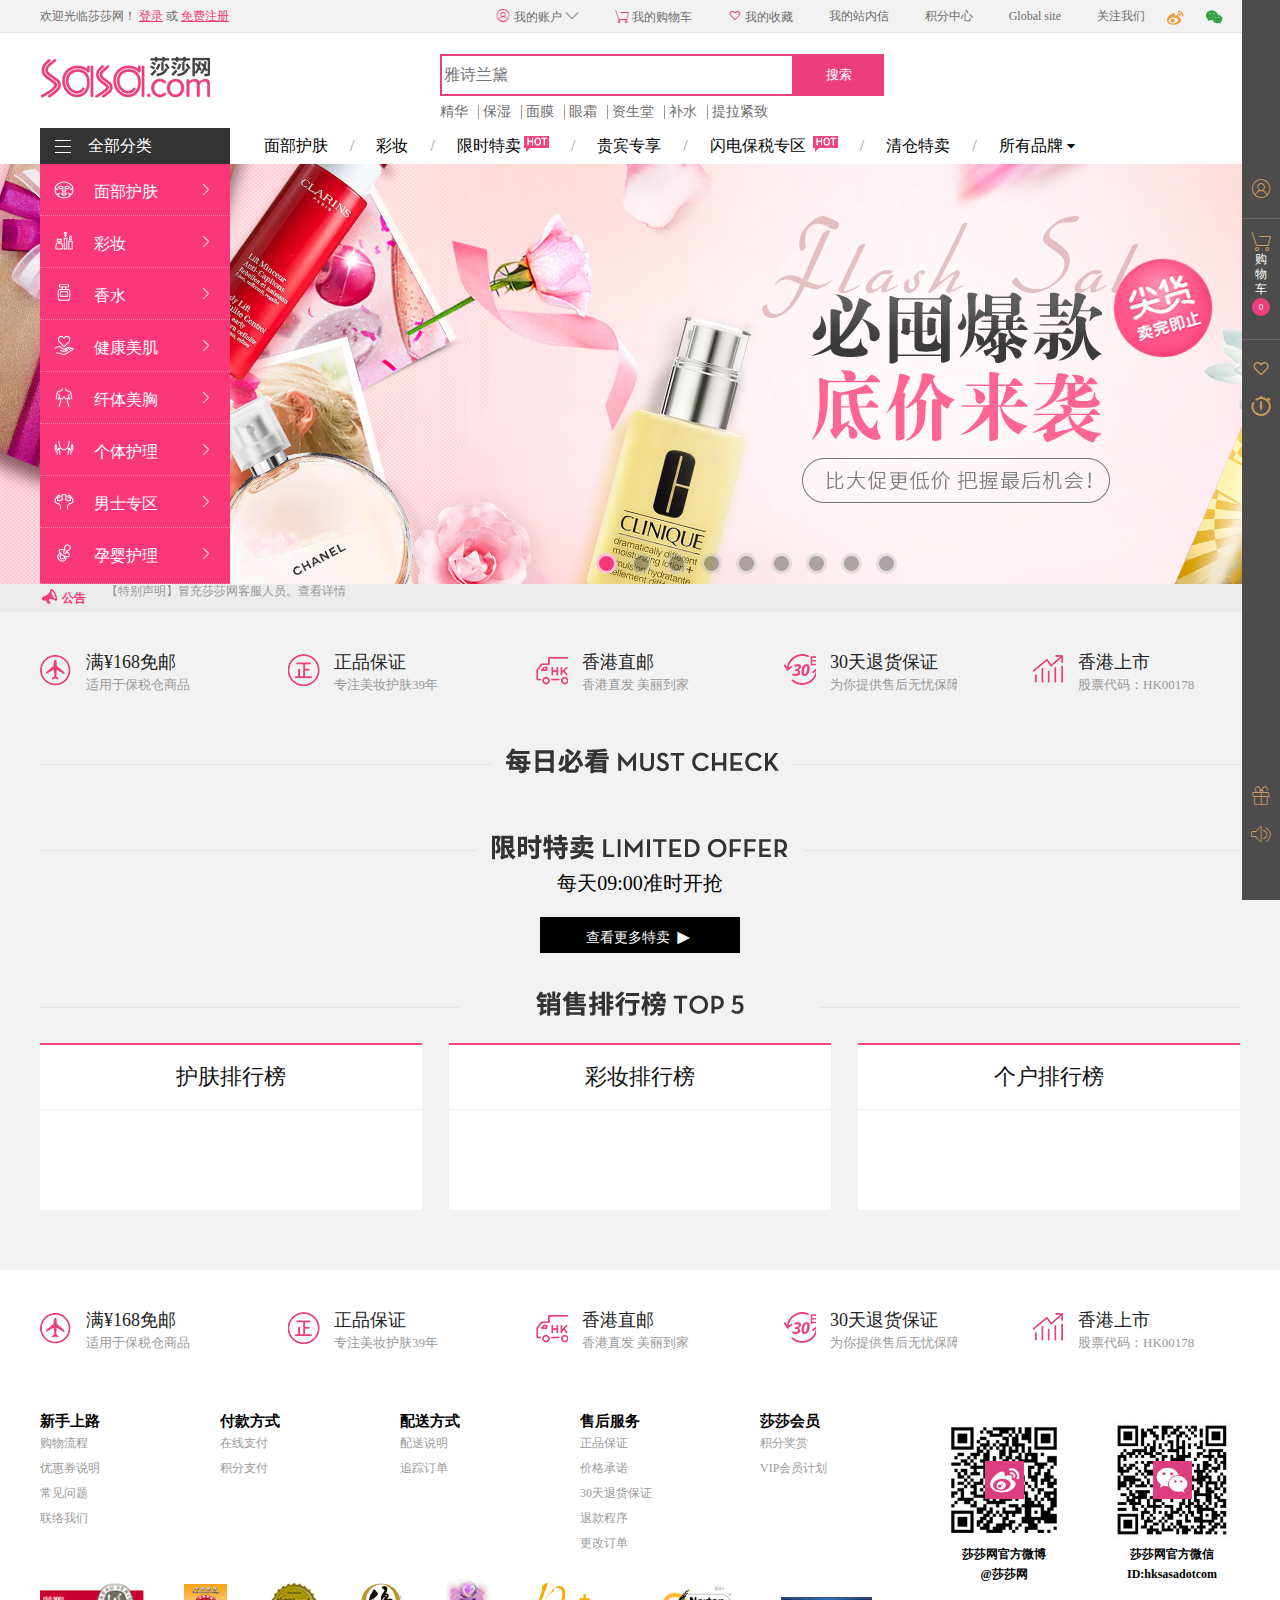
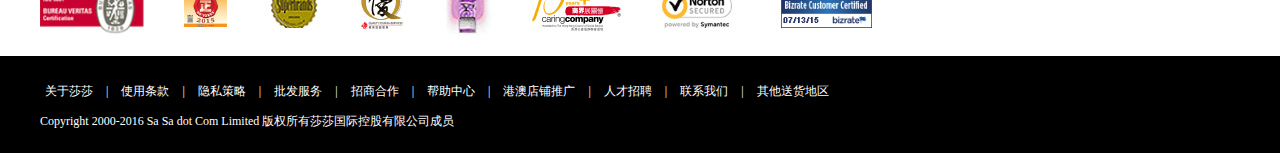
<file: index.html>
<!DOCTYPE html>
<html>
<head>
	<meta charset="UTF-8">
	<title>香港莎莎官网主页</title>
	
	<link rel="stylesheet" type="text/css" href="iconfont/iconfont.css"/>
	<link rel="stylesheet" type="text/css" href="style/common.css"/>
	<link rel="stylesheet" type="text/css" href="style/index.css"/>	
	<script src="js/jquery-1.11.3.js"></script>	
	<script src="js/index.js"></script>
	<script src="js/common.js"></script>
	<SCRIPT language=javascript> 
		window.onerror=function(){return true;} 
	</SCRIPT> 

</head>
<body>
	<!--引用头部-->
	<div id="index-Quote-header"></div>
	<!--main 内容-->
	<div id="index-content">
		<!--banner-->
		<div id="index-banner">
			<div class="index-banner">
				<ul class="banner-big clearfix">
					<li>
						<a href="">
							<img src="images/banner1.jpg" alt="" />
						</a>
					</li>
					<li>
						<a href="">
							<img src="images/banner2.jpg" alt="" />
						</a>
					</li>
					<li>
						<a href="">
							<img src="images/banner3.jpg" alt="" />
						</a>
					</li>
					<li>
						<a href="">
							<img src="images/banner4.jpg" alt="" />
						</a>
					</li>
					<li>
						<a href="">
							<img src="images/banner5.jpg" alt="" />
						</a>
					</li>
					<li>
						<a href="">
							<img src="images/banner6.jpg" alt="" />
						</a>
					</li>
					<li>
						<a href="">
							<img src="images/banner7.jpg" alt="" />
						</a>
					</li>
					<li>
						<a href="">
							<img src="images/banner8.jpg" alt="" />
						</a>
					</li>
					<li>
						<a href="">
							<img src="images/banner9.jpg" alt="" />
						</a>
					</li>
				</ul>
				<ul class="banner-smal">
					<li class="active"></li>
					<li></li>
					<li></li>
					<li></li>
					<li></li>
					<li></li>
					<li></li>
					<li></li>
					<li></li>
				</ul>
			</div>
		</div>
		<!--滚动new-->
		<div id="Roll-new">
			<div class="Roll-new">
				<div class="Roll-new-icon"></div>
			<div class="Roll-new-icon-world">公告</div>
			<div class="Roll-new-content">
					<ul class="content_ul">
						<li>【特别声明】冒充莎莎网客服人员。查看详情</li>
						<li>【郑州保税仓公告】点击查看详情</li>
						<li>【特别声明】冒充莎莎网客服人员。查看详情</li>
						<li>【物流提示公告】莎莎网年度盘点及复活节假期</li>
						<li>【特别声明】冒充莎莎网客服人员。查看详情</li>
						<li>【特别声明】冒充莎莎网客服人员。查看详情</li>
					</ul>
				</div>
			</div>
		</div>
		<!--sasa_promise-->
		<div id="footer-promise" class="index-promise clearfix">
			<div class="footer-promise">
				<div class="footer-promise-item_1">
					<div class="footer-promise-item-1">
						
					</div>
					<div class="footer-promise-item-2">
						<p class="footer-promise-item-2-p1">满¥168免邮
						</p>
						<p class="footer-promise-item-2-p2">适用于保税仓商品
						</p>
					</div>
				</div>
				
				<div class="footer-promise-item_2">
					<div class="footer-promise-item-1 ">
						
					</div>
					<div class="footer-promise-item-2">
						<p class="footer-promise-item-2-p1">正品保证
						</p>
						<p class="footer-promise-item-2-p2">专注美妆护肤39年
						</p>
					</div>
				</div>
				
				<div class="footer-promise-item_3">
					<div class="footer-promise-item-1">
						
					</div>
					<div class="footer-promise-item-2">
						<p class="footer-promise-item-2-p1">香港直邮
						</p>
						<p class="footer-promise-item-2-p2">香港直发 美丽到家
						</p>
					</div>
				</div>
				
				<div class="footer-promise-item_4">
					<div class="footer-promise-item-1">
						
					</div>
					<div class="footer-promise-item-2">
						<p class="footer-promise-item-2-p1">30天退货保证
						</p>
						<p class="footer-promise-item-2-p2">为你提供售后无忧保障
						</p>
					</div>
				</div>
				
				<div class="footer-promise-item_5">
					<div class="footer-promise-item-1">
						
					</div>
					<div class="footer-promise-item-2">
						<p class="footer-promise-item-2-p1">香港上市
						</p>
						<p class="footer-promise-item-2-p2">股票代码：HK00178
						</p>
					</div>
				</div>
			</div>
		</div>
		<!--每日必看-->
		<div id="Daily-must-see">
			<div class="Daily-must-see">
				<div class="Daily-must-see-head"></div>
				<div class="Daily-must-see-container">
					<!--json导入-->
				</div>
			</div>
		</div>
		<!--限时特卖-->
		<div id="Flash-Sale">
			<div class="Flash-Sale">
				<div class="Flash-Sale-head"></div>
				<div class="Flash-Sale-grab">
					每天09:00准时开抢	
				</div>
				<div id="Flash-Sale-cantent">
					<div class="Flash-Sale-cantent">
						<!--json调用-->
					</div>
				</div>
			</div>
		</div>
		<!--查看更多特卖-->
		<div id="View-more">
			<a href="">
				查看更多特卖
				<span>►</span>
			</a>
		</div>
		<!--销售排行榜  Ranking List-->
		<div id="Ranking-List">
			<div class="Ranking-List-outsource">
				<div class="Ranking-List">
					<div class="Ranking-List-head"></div>
					<div class="Ranking-List-con-cantent clearfix">
						<!--左-->
						<div class="Ranking-List-con-cantent-L">
							<div class="Ranking-L-hd">护肤排行榜</div>
							<div class="Ranking-L-cantent">
								<!--引用-->
							</div>
						</div>
						<!--中-->
						<div class="Ranking-List-con-cantent-L">
							<div class="Ranking-L-hd">彩妆排行榜</div>
							<div class="Ranking-L-cantent Ranking-L-cantent2">
								<!--引用-->
							</div>
						</div>
						<!--右-->
						<div class="Ranking-List-con-cantent-L Ranking-List-con-cantent-R">
							<div class="Ranking-L-hd">个户排行榜</div>
							<div class="Ranking-L-cantent Ranking-L-cantent3">
								<!--引用-->
							</div>
						</div>
					</div>	
				</div>
			</div>
		</div>
	</div>
	<!--引用尾部-->
	<div id="index-Quote-footer"></div>
</body>

</html>
</file>
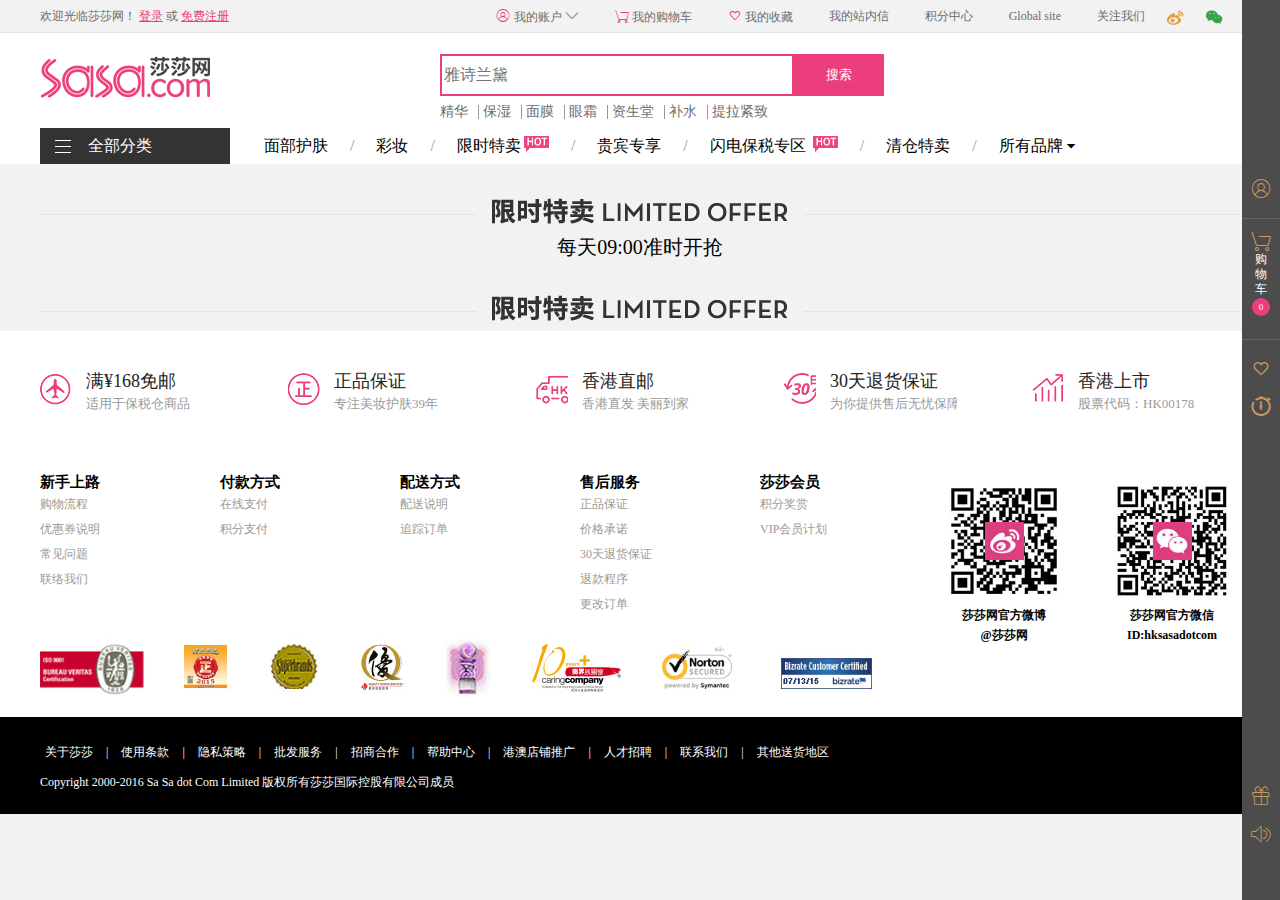
<file: activePag.html>
<!DOCTYPE html>
<html lang="en">
<head>
	<meta charset="UTF-8">
	<title>活动页</title>
	<link rel="stylesheet" type="text/css" href="iconfont/iconfont.css"/>
	<link rel="stylesheet" type="text/css" href="style/common.css"/>
	<link rel="stylesheet" type="text/css" href="style/activePag.css"/>
	<script src="js/jquery-1.11.3.js"></script>
	<script src="js/common.js"></script>
	<script src="js/activePag.js"></script>
	<SCRIPT language=javascript> 
		window.onerror=function(){return true;} 
	</SCRIPT>
</head>
<body>
<!--引用头部-->
	<div id="index-Quote-header"></div>
<!--限时特卖引用-->
	<div id="Flash-Sale">
		<div class="Flash-Sale">
			<div class="Flash-Sale-head"></div>
			<div class="Flash-Sale-grab">
				每天09:00准时开抢	
			</div>
			<div id="Flash-Sale-cantent">
				<div class="Flash-Sale-cantent">
					<!--json调用-->
				</div>
			</div>
		</div>
	</div>
<!--限时特卖-->
	<div id="Flash-Sale">
		<div class="Flash-Sale">
			<div class="Flash-Sale-head"></div>				
			<div id="Sale-cantent">
				<div class="Sale-cantent">
					<!--json引用-->
				</div>
			</div>
		</div>
	</div>
<!--引用尾部-->
	<div id="index-Quote-footer"></div>
</body>
</html>
</file>
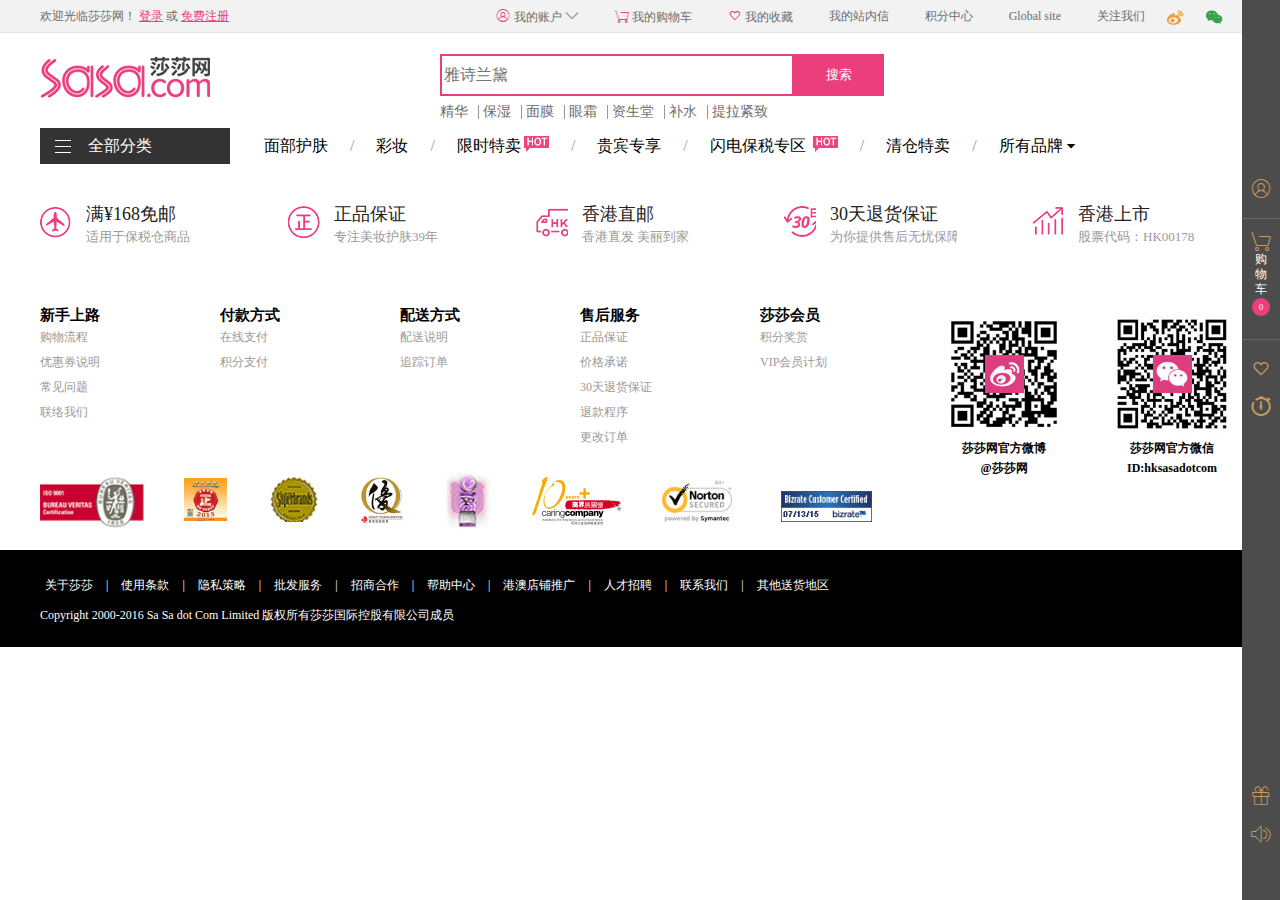
<file: common.html>
<!DOCTYPE html>
<html lang="en">
<head>
	<meta charset="UTF-8">
	<title>公共</title>
	<script src="js/jquery-1.11.3.js"></script>
	<link rel="stylesheet" type="text/css" href="style/common.css"/>
	<link rel="stylesheet" href="iconfont/iconfont.css" type="text/css">
	<script src="js/common.js"></script>
	
</head>
<body>
<!--header    头部    -->
	<header>
		<!-- index-page -->
		<div id="index-Page">
			<div class="index-page">
				<div class="index-page-left clearfix">
					<span>欢迎光临莎莎网！</span>
					<a href="login.html">登录</a>
					<span>或</span>
					<a href="register.html">免费注册</a>
				</div>
				<div class="index-page-right">
					<ul>
						<li class="lione">
							<i class="iconfont icon-dkw_geren">							
							</i>
							我的账户
							<i class="iconfont icon-arrows_down"></i>
							<dl class="lione-none-dl">
								<dd><a href="">我的订单</a></dd>
								<dd><a href="">我的积分</a></dd>
								<dd><a href="">我的优惠券</a></dd>
								<dd><a href="">我的收藏</a></dd>
								<dd><a href="">我的评价</a></dd>
							</dl>
						</li>
						
						<li class="li-shop">
							<i class=" iconfont icon-cart"></i>
							我的购物车
							<div class="li-shop-none">
								<div class="">
									购物车中还没有商品<br>
									快去挑选心爱的商品吧
								</div>
								
							</div>
						</li>
						<li>
							<i class="iconfont icon-like"></i>
							我的收藏
						</li>
						<li>我的站内信</li>
						<li>积分中心</li>
						<li>Global site</li>
						<li class="ligz">						
							关注我们
						</li>
						<li class="liwb">
							<img src="images/wb.png"/>
							<div class="">
								<img src="images/deb092788153cdc8e38fc6089b36561fd55e495d.jpg"/>
							</div>
						</li>
						<li class="liwx">
							<img src="images/wx.png"/>
							<div class="">
								<img src="images/92916c648aa5518f6c52210ff2e8418eb3c750a0.jpg"/>
							</div>
						</li>
					</ul>
				</div>
			</div>
		</div>
		<!--logo-->
		<div id="page-logo">
			<div class="page-logo">
				<h1 class="logo">
					<a href="index.html">
						<img src="images/logo.png"/>
					</a>
				</h1>
				<div class="page-logo-search">
					<input type="text" id="ipt" placeholder="雅诗兰黛"/>
					<input type="button" id="btn" value="搜索"/>
					<div class="keyworld">
						<a href="">精华</a>
						<a href="">保湿</a>
						<a href="">面膜</a>
						<a href="">眼霜</a>
						<a href="">资生堂</a>
						<a href="">补水</a>
						<a class="lastA" href="">提拉紧致</a>
					</div>
				</div>
				
			</div>
		</div>
		<!--nav-->
		<div id="nav">
			<div class="nav">
				<div class="nav-L">
					<div class="nav-L-three">
						<div class="none"></div>
						<div class="none"></div>
						<div class="none"></div>
					</div>
					<div class="nav-L-fl">
						全部分类
					</div>
					<div class="nav-L-none-ul">
						<ul>
							<li class="nav-L-none-li1">
								<div class="nav-L-none-div">面部护肤
								</div>
								<i class="nav-L-none-i iconfont icon-more">
								</i>
								<!--三级菜单-->
								<div class="nav-L-none_li1 clearfix">
									<div class="nav-L-none_li1-1">
										<p><a href="goodsList.html">面部护肤</a></p>
										<a href="goodsList.html">泡沫洁面乳</a>
										<a href="goodsList.html">洁面摩丝</a>
										<a href="goodsList.html">洁面啫喱</a>
										<a href="goodsList.html">洁面奶</a>
										<a href="goodsList.html">洁面皂</a>
										<a href="goodsList.html">洁面粉</a>
										<a href="goodsList.html">磨砂膏</a>
										<a href="goodsList.html">磨砂啫喱</a>
									</div>
									<div class="nav-L-none_li1-1">
										<p><a href="">眼部/唇部/颈部护理</a></p>
										<a href="">眼霜</a>
										<a href="">眼胶</a>
										<a href="">眼部精化/疗程</a>
										<a href="">眼膜</a>
										<a href="">睡眠免洗式眼膜</a>
										<a href="">润唇膏</a>
										<a href="">唇部精化</a>
										<a href="">唇膜</a>
										<a href="">唇部磨砂</a>
									</div>
									<div class="nav-L-none_li1-1">
										<p><a href="">面膜</a></p>
										<a href="">面膜贴</a>
										<a href="">水洗式面膜</a>
										<a href="">睡眠面膜</a>
										<a href="">面膜粉</a>
										<a href="">睡眠免洗式眼膜</a>
										<a href="">润唇膏</a>
										<a href="">唇部精化</a>
										<a href="">唇膜</a>
										<a href="">唇部磨砂</a>
									</div>
								</div>
							</li>
							<li class="nav-L-none-li2">
								<div class="nav-L-none-div">彩妆
								</div>
								<i class="nav-L-none-i iconfont icon-more">
								</i>
								<!---->
								<div class="nav-L-none_li2 nav-L-none_li1 clearfix">
									<div class="nav-L-none_li1-1">
										<p><a href="">彩妆</a></p>
										<a href="">泡沫洁面乳</a>
										<a href="">洁面摩丝</a>
										<a href="">洁面啫喱</a>
										<a href="">洁面奶</a>
										<a href="">洁面皂</a>
										<a href="">洁面粉</a>
										<a href="">磨砂膏</a>
										<a href="">磨砂啫喱</a>
									</div>
									<div class="nav-L-none_li1-2">
										<p><a href="">眼部/唇部/颈部护理</a></p>
										<a href="">眼霜</a>
										<a href="">眼胶</a>
										<a href="">眼部精化/疗程</a>
										<a href="">眼膜</a>
										<a href="">睡眠免洗式眼膜</a>
										<a href="">润唇膏</a>
										<a href="">唇部精化</a>
										<a href="">唇膜</a>
										<a href="">唇部磨砂</a>
									</div>
									<div class="nav-L-none_li1-3">
										<p><a href="">面膜</a></p>
										<a href="">面膜贴</a>
										<a href="">水洗式面膜</a>
										<a href="">睡眠面膜</a>
										<a href="">面膜粉</a>
										<a href="">睡眠免洗式眼膜</a>
										<a href="">润唇膏</a>
										<a href="">唇部精化</a>
										<a href="">唇膜</a>
										<a href="">唇部磨砂</a>
									</div>
								</div>
							</li>
							<li class="nav-L-none-li3">
								<div class="nav-L-none-div">香水
								</div>
								<i class="nav-L-none-i iconfont icon-more">
								</i>
								
								<div class="nav-L-none_li3 nav-L-none_li1 clearfix">
									<div class="nav-L-none_li1-1">
										<p><a href="">香水</a></p>
										<a href="">泡沫洁面乳</a>
										<a href="">洁面摩丝</a>
										<a href="">洁面啫喱</a>
										<a href="">洁面奶</a>
										<a href="">洁面皂</a>
										<a href="">洁面粉</a>
										<a href="">磨砂膏</a>
										<a href="">磨砂啫喱</a>
									</div>
									<div class="nav-L-none_li1-2">
										<p><a href="">眼部/唇部/颈部护理</a></p>
										<a href="">眼霜</a>
										<a href="">眼胶</a>
										<a href="">眼部精化/疗程</a>
										<a href="">眼膜</a>
										<a href="">睡眠免洗式眼膜</a>
										<a href="">润唇膏</a>
										<a href="">唇部精化</a>
										<a href="">唇膜</a>
										<a href="">唇部磨砂</a>
									</div>
									<div class="nav-L-none_li1-3">
										<p><a href="">面膜</a></p>
										<a href="">面膜贴</a>
										<a href="">水洗式面膜</a>
										<a href="">睡眠面膜</a>
										<a href="">面膜粉</a>
										<a href="">睡眠免洗式眼膜</a>
										<a href="">润唇膏</a>
										<a href="">唇部精化</a>
										<a href="">唇膜</a>
										<a href="">唇部磨砂</a>
									</div>
								</div>
							</li>
							<li class="nav-L-none-li4">
								<div class="nav-L-none-div">健康美肌
								</div>
								<i class="nav-L-none-i iconfont icon-more">
								</i>
								
								<div class="nav-L-none_li4 nav-L-none_li1 clearfix">
									<div class="nav-L-none_li1-1">
										<p><a href="">健康美肌</a></p>
										<a href="">泡沫洁面乳</a>
										<a href="">洁面摩丝</a>
										<a href="">洁面啫喱</a>
										<a href="">洁面奶</a>
										<a href="">洁面皂</a>
										<a href="">洁面粉</a>
										<a href="">磨砂膏</a>
										<a href="">磨砂啫喱</a>
									</div>
									<div class="nav-L-none_li1-2">
										<p><a href="">眼部/唇部/颈部护理</a></p>
										<a href="">眼霜</a>
										<a href="">眼胶</a>
										<a href="">眼部精化/疗程</a>
										<a href="">眼膜</a>
										<a href="">睡眠免洗式眼膜</a>
										<a href="">润唇膏</a>
										<a href="">唇部精化</a>
										<a href="">唇膜</a>
										<a href="">唇部磨砂</a>
									</div>
									<div class="nav-L-none_li1-3">
										<p><a href="">面膜</a></p>
										<a href="">面膜贴</a>
										<a href="">水洗式面膜</a>
										<a href="">睡眠面膜</a>
										<a href="">面膜粉</a>
										<a href="">睡眠免洗式眼膜</a>
										<a href="">润唇膏</a>
										<a href="">唇部精化</a>
										<a href="">唇膜</a>
										<a href="">唇部磨砂</a>
									</div>
								</div>
							</li>
							<li class="nav-L-none-li5">
								<div class="nav-L-none-div">纤体美胸
								</div>
								<i class="nav-L-none-i iconfont icon-more">
								</i>
								
								<div class="nav-L-none_li5 nav-L-none_li1 clearfix">
									<div class="nav-L-none_li1-1">
										<p><a href="">纤体美胸</a></p>
										<a href="">泡沫洁面乳</a>
										<a href="">洁面摩丝</a>
										<a href="">洁面啫喱</a>
										<a href="">洁面奶</a>
										<a href="">洁面皂</a>
										<a href="">洁面粉</a>
										<a href="">磨砂膏</a>
										<a href="">磨砂啫喱</a>
									</div>
									<div class="nav-L-none_li1-2">
										<p><a href="">眼部/唇部/颈部护理</a></p>
										<a href="">眼霜</a>
										<a href="">眼胶</a>
										<a href="">眼部精化/疗程</a>
										<a href="">眼膜</a>
										<a href="">睡眠免洗式眼膜</a>
										<a href="">润唇膏</a>
										<a href="">唇部精化</a>
										<a href="">唇膜</a>
										<a href="">唇部磨砂</a>
									</div>
									<div class="nav-L-none_li1-3">
										<p><a href="">面膜</a></p>
										<a href="">面膜贴</a>
										<a href="">水洗式面膜</a>
										<a href="">睡眠面膜</a>
										<a href="">面膜粉</a>
										<a href="">睡眠免洗式眼膜</a>
										<a href="">润唇膏</a>
										<a href="">唇部精化</a>
										<a href="">唇膜</a>
										<a href="">唇部磨砂</a>
									</div>
								</div>
							</li>
							<li class="nav-L-none-li6">
								<div class="nav-L-none-div">个体护理
								</div>
								<i class="nav-L-none-i iconfont icon-more">
								</i>
								
								<div class="nav-L-none_li6 nav-L-none_li1 clearfix">
									<div class="nav-L-none_li1-1">
										<p><a href="">个体护理</a></p>
										<a href="">泡沫洁面乳</a>
										<a href="">洁面摩丝</a>
										<a href="">洁面啫喱</a>
										<a href="">洁面奶</a>
										<a href="">洁面皂</a>
										<a href="">洁面粉</a>
										<a href="">磨砂膏</a>
										<a href="">磨砂啫喱</a>
									</div>
									<div class="nav-L-none_li1-2">
										<p><a href="">眼部/唇部/颈部护理</a></p>
										<a href="">眼霜</a>
										<a href="">眼胶</a>
										<a href="">眼部精化/疗程</a>
										<a href="">眼膜</a>
										<a href="">睡眠免洗式眼膜</a>
										<a href="">润唇膏</a>
										<a href="">唇部精化</a>
										<a href="">唇膜</a>
										<a href="">唇部磨砂</a>
									</div>
									<div class="nav-L-none_li1-3">
										<p><a href="">面膜</a></p>
										<a href="">面膜贴</a>
										<a href="">水洗式面膜</a>
										<a href="">睡眠面膜</a>
										<a href="">面膜粉</a>
										<a href="">睡眠免洗式眼膜</a>
										<a href="">润唇膏</a>
										<a href="">唇部精化</a>
										<a href="">唇膜</a>
										<a href="">唇部磨砂</a>
									</div>
								</div>
							</li>
							<li class="nav-L-none-li7">
								<div class="nav-L-none-div">男士专区
								</div>
								<i class="nav-L-none-i iconfont icon-more">
								</i>
								
								<div class="nav-L-none_li7 nav-L-none_li1 clearfix">
									<div class="nav-L-none_li1-1">
										<p><a href="">男士专区</a></p>
										<a href="">泡沫洁面乳</a>
										<a href="">洁面摩丝</a>
										<a href="">洁面啫喱</a>
										<a href="">洁面奶</a>
										<a href="">洁面皂</a>
										<a href="">洁面粉</a>
										<a href="">磨砂膏</a>
										<a href="">磨砂啫喱</a>
									</div>
									<div class="nav-L-none_li1-2">
										<p><a href="">眼部/唇部/颈部护理</a></p>
										<a href="">眼霜</a>
										<a href="">眼胶</a>
										<a href="">眼部精化/疗程</a>
										<a href="">眼膜</a>
										<a href="">睡眠免洗式眼膜</a>
										<a href="">润唇膏</a>
										<a href="">唇部精化</a>
										<a href="">唇膜</a>
										<a href="">唇部磨砂</a>
									</div>
									<div class="nav-L-none_li1-3">
										<p><a href="">面膜</a></p>
										<a href="">面膜贴</a>
										<a href="">水洗式面膜</a>
										<a href="">睡眠面膜</a>
										<a href="">面膜粉</a>
										<a href="">睡眠免洗式眼膜</a>
										<a href="">润唇膏</a>
										<a href="">唇部精化</a>
										<a href="">唇膜</a>
										<a href="">唇部磨砂</a>
									</div>
								</div>
							</li>
							
							<li class="lilast nav-L-none-li8">
								<div class="nav-L-none-div">孕婴护理
								</div>
								<i class="nav-L-none-i iconfont icon-more">							
								</i>
								
								<div class="nav-L-none_li8 nav-L-none_li1 clearfix">
									<div class="nav-L-none_li1-1">
										<p><a href="">孕婴护理</a></p>
										<a href="">泡沫洁面乳</a>
										<a href="">洁面摩丝</a>
										<a href="">洁面啫喱</a>
										<a href="">洁面奶</a>
										<a href="">洁面皂</a>
										<a href="">洁面粉</a>
										<a href="">磨砂膏</a>
										<a href="">磨砂啫喱</a>
									</div>
									<div class="nav-L-none_li1-2">
										<p><a href="">眼部/唇部/颈部护理</a></p>
										<a href="">眼霜</a>
										<a href="">眼胶</a>
										<a href="">眼部精化/疗程</a>
										<a href="">眼膜</a>
										<a href="">睡眠免洗式眼膜</a>
										<a href="">润唇膏</a>
										<a href="">唇部精化</a>
										<a href="">唇膜</a>
										<a href="">唇部磨砂</a>
									</div>
									<div class="nav-L-none_li1-3">
										<p><a href="">面膜</a></p>
										<a href="">面膜贴</a>
										<a href="">水洗式面膜</a>
										<a href="">睡眠面膜</a>
										<a href="">面膜粉</a>
										<a href="">睡眠免洗式眼膜</a>
										<a href="">润唇膏</a>
										<a href="">唇部精化</a>
										<a href="">唇膜</a>
										<a href="">唇部磨砂</a>
									</div>
								</div>
							</li>
						</ul>
					</div>
				</div>
				<div class="nav-R">
					<ul>
						<li><a href="goodsList.html">面部护肤</a></li>
						<i class="i1">/</i>
						<li><a href="goodsList.html">彩妆</a></li>
						<i class="i1">/</i>
						<li>
							<a href="activePag.html">限时特卖</a><i class="sub_nav_hoticon"></i>	
						</li>
						<i class="i1">/</i>
						<li>
							<a href="goodsList.html">
								贵宾专享
							</a>
						</li>
						<i class="i1">/</i>
						<li>
							<a href="activePag.html">闪电保税专区</a>
							<i class="sub_nav_hoticon"></i>
						</li>
						<i class="i1">/</i>
						<li><a href="goodsList.html">清仓特卖</a></li>
						<i class="i1">/</i>
						<li class="li-brand">
							<a href=""><b class="iconfont icon-iconfonticonfontjiantou"></b>
							所有品牌
							</a>
							<!--隐藏的品牌-->
							<div class="li-brand-none">
									<div class="li-brand-none-t">
											热门品牌
									</div>
									<div class="li-brand-none-b">
										<div class="none-b-l">
											<ul>
												<p><a href="">森田药妆</a></p>
												<p><a href="">&nbsp;&nbsp;希思黎</a></p>
												<p><a href="">雅诗兰黛</a></p>
												<p><a href="">&nbsp;&nbsp;&nbsp;&nbsp;兰蔻&nbsp;</a></p>
												<p><a href="">&nbsp;&nbsp;&nbsp;SK-Ⅱ</a></p>
												<p><a href="">&nbsp;&nbsp;资生堂</a></p>
												
											</ul>
										</div>										
									</div>
							</div>
						</li>
											
					</ul>
				</div>
			</div>
		</div>
	</header>
				<!--footer    尾部-->
	<footer id="footer-all">
		<div id="footer-promise" class="clearfix">
			<div class="footer-promise">
				<div class="footer-promise-item_1">
					<div class="footer-promise-item-1">
						
					</div>
					<div class="footer-promise-item-2">
						<p class="footer-promise-item-2-p1">满¥168免邮
						</p>
						<p class="footer-promise-item-2-p2">适用于保税仓商品
						</p>
					</div>
				</div>
				
				<div class="footer-promise-item_2">
					<div class="footer-promise-item-1 ">
						
					</div>
					<div class="footer-promise-item-2">
						<p class="footer-promise-item-2-p1">正品保证
						</p>
						<p class="footer-promise-item-2-p2">专注美妆护肤39年
						</p>
					</div>
				</div>
				
				<div class="footer-promise-item_3">
					<div class="footer-promise-item-1">
						
					</div>
					<div class="footer-promise-item-2">
						<p class="footer-promise-item-2-p1">香港直邮
						</p>
						<p class="footer-promise-item-2-p2">香港直发 美丽到家
						</p>
					</div>
				</div>
				
				<div class="footer-promise-item_4">
					<div class="footer-promise-item-1">
						
					</div>
					<div class="footer-promise-item-2">
						<p class="footer-promise-item-2-p1">30天退货保证
						</p>
						<p class="footer-promise-item-2-p2">为你提供售后无忧保障
						</p>
					</div>
				</div>
				
				<div class="footer-promise-item_5">
					<div class="footer-promise-item-1">
						
					</div>
					<div class="footer-promise-item-2">
						<p class="footer-promise-item-2-p1">香港上市
						</p>
						<p class="footer-promise-item-2-p2">股票代码：HK00178
						</p>
					</div>
				</div>
			</div>
		</div>
		<div id="footer-Page">
			<div class="footer-page">
				<ul class="footer-page-ul">
					<h4>新手上路</h4>
					<li><a href="">购物流程</a></li>
					<li><a href="">优惠券说明</a></li>
					<li><a href="">常见问题</a></li>
					<li><a href="">联络我们</a></li>
				</ul>
				
				<ul class="footer-page-ul">
					<h4>付款方式</h4>
					<li><a href="">在线支付</a></li>
					<li><a href="">积分支付</a></li>					
				</ul>
				
				<ul class="footer-page-ul">
					<h4>配送方式</h4>
					<li><a href="">配送说明</a></li>
					<li><a href="">追踪订单</a></li>					
				</ul>
				
				<ul class="footer-page-ul">
					<h4>售后服务</h4>
					<li><a href="">正品保证</a></li>
					<li><a href="">价格承诺</a></li>
					<li><a href="">30天退货保证</a></li>
					<li><a href="">退款程序</a></li>
					<li><a href="">更改订单</a></li>
				</ul>
				
				<ul class="footer-page-ul">
					<h4>莎莎会员</h4>
					<li><a href="">积分奖赏</a></li>
					<li><a href="">VIP会员计划</a></li>
				</ul>
				<div class="clearfix">
					<a class="a1" href="">
						<img class="img1" src="images/2ba94eca9ab1e31bff8edcc9a4d60e764f051972.jpg"/>
					</a>
				</div>
			</div>
			<div class="footer-sys">
				<div class="footer-sys-L">
					<img src="images/deb092788153cdc8e38fc6089b36561fd55e495d.jpg"/>
					<h3>莎莎网官方微博</h3>
					<h3>@莎莎网</h3>
				</div>
				<div class="footer-sys-R">
					<img src="images/92916c648aa5518f6c52210ff2e8418eb3c750a0.jpg"/>
					<h3>莎莎网官方微信</h3>
					<h3>ID:hksasadotcom</h3>
				</div>
			</div>
		</div>
		<!--footer yqLink-->
		<div id="footer-YqLink"class="clearfix">
			<div class="footer-yqLink">
				<div class="footer-yqLink-T">
					<a href="">关于莎莎</a>
					<a>|</a>
					<a href="">使用条款</a>
					<a>|</a>
					<a href="">隐私策略</a>
					<a>|</a>
					<a href="">批发服务</a>
					<a>|</a>
					<a href="">招商合作</a>
					<a>|</a>
					<a href="">帮助中心</a>
					<a>|</a>
					<a href="">港澳店铺推广</a>
					<a>|</a>
					<a href="">人才招聘</a>
					<a>|</a>
					<a href="">联系我们</a>
					<a>|</a>
					<a href="">其他送货地区</a>
				</div>
				<div class="footer-yqLink-B">
					Copyright 2000-2016 Sa Sa dot Com Limited  版权所有莎莎国际控股有限公司成员
				</div>
			</div>
		</div>
		<!--侧边栏     sidebar-->
		<div id="sidebar-box">
			<div class="sidebar-box">
				<div class="box-one">
					<div class="sidecarts-tab">
						<a class="sidebar-tab-link" href="">
							<i class="iconfont icon-dkw_geren"></i>
						</a>
						<a class="sidebar-tab-tip" href="">
							我的账户
						</a>
					</div>
					<div class="sidecart_">
						<div class="sidecart-text myfavdiv" id="sidecart-text">
							<a href="javascript:;">
								<i class="iconfont icon-cart"></i>
								购物车
							</a>
							<b>
								<span id="js_cartnum">0</span>
							</b>
						</div>
						<div class="sidecart-cont">
							<div class="cart-conttitle">
								<button class="btn-close">×</button>
								购物车
							</div>
							<div class="js_updatecart">
								<div class="empty">
									购物车还没有商品，赶紧选购吧！
								</div>
							</div>
						</div>
					</div>
					<div class="myfavdiv">
						<a class="sidebar-tab-link" href="">
							<i class="iconfont icon-like"></i>
						</a>
						<a class="sidebar-tab-tip" href="">我的收藏</a>
					</div>
					<div class="sidehistory">
						<a class="sidebar-tab-link" href="">
							<i class="iconfont icon-shizhong"></i>
						</a>
						<a class="sidebar-tab-tip" href="">浏览记录</a>
					</div>
				</div>
				<div class="box-two">
					<div class="myfavdiv">
						<a class="sidebar-tab-link" href="">
							<i class="iconfont icon-gifts"></i>
						</a>
						<a class="sidebar-tab-tip" href="">线上客服</a>
					</div>
					<div class="myfavdiv">
						<a class="sidebar-tab-link" href="">
							<i class="iconfont icon-remind"></i>
						</a>
						<div id="mui-mbar-tab-tip" class="sidebar-tab-tip">
							<img src="images/wx2.jpg"/>
						</div>
					</div>
					<div id="goTopBtn" class="">
						<div class="sideup-text">
							<a href="javascript:;">
								<i class="iconfont icon-less"></i>
								Top
							</a>
						</div>
					</div>
				</div>
			</div>			
		</div>
	</footer>
	
</body>

</html>
</file>
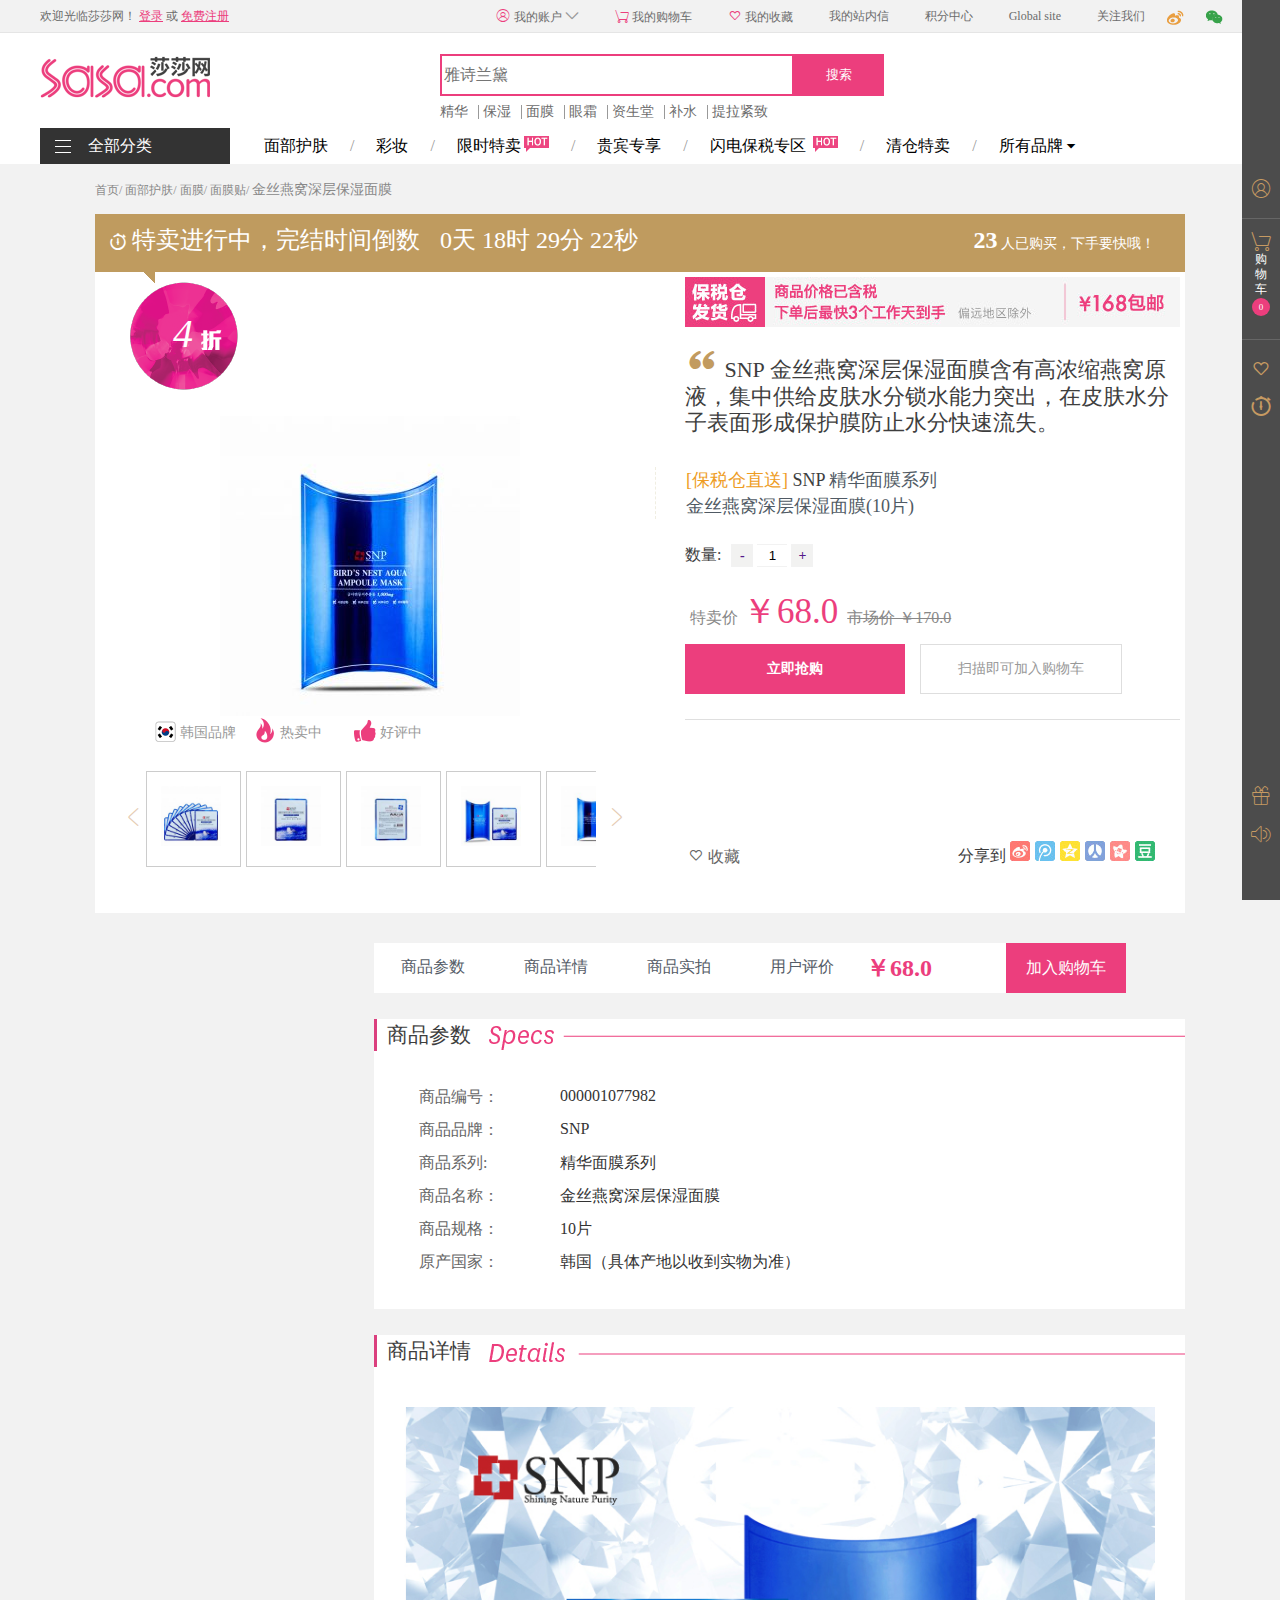
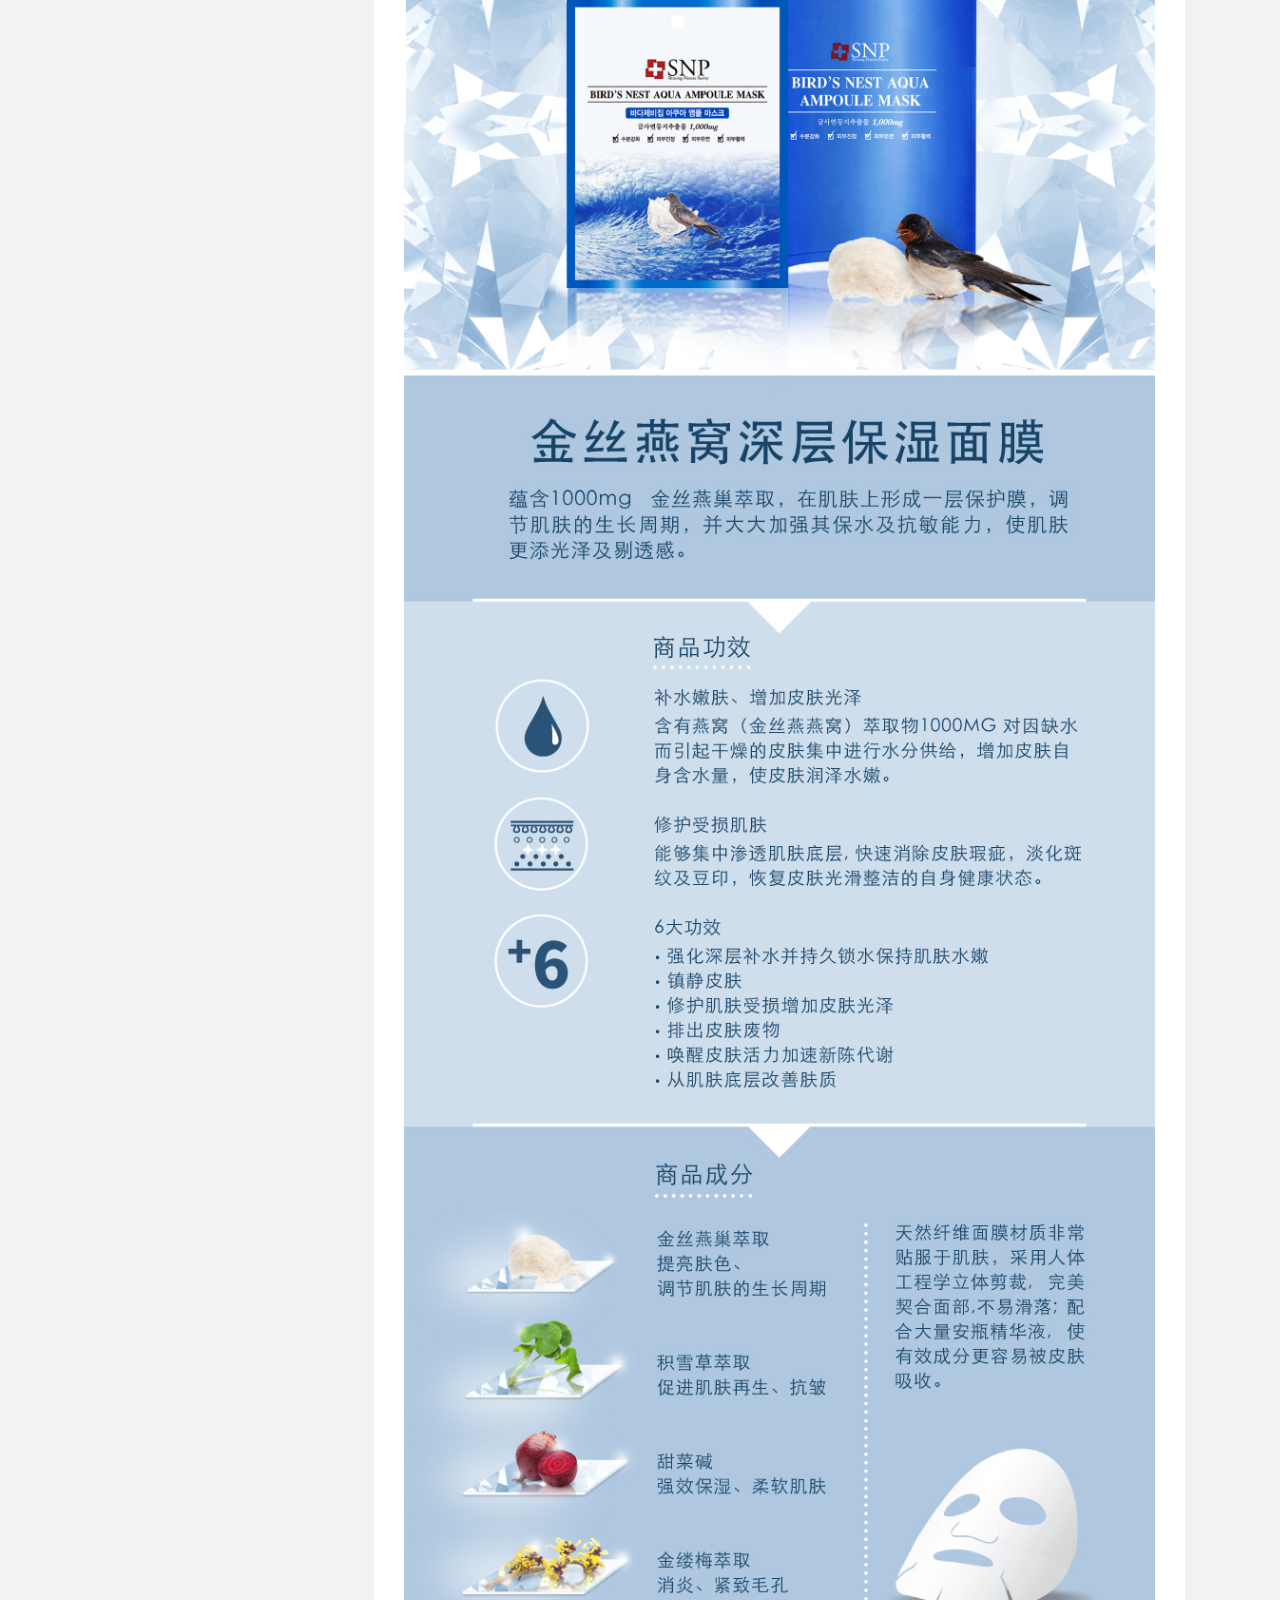
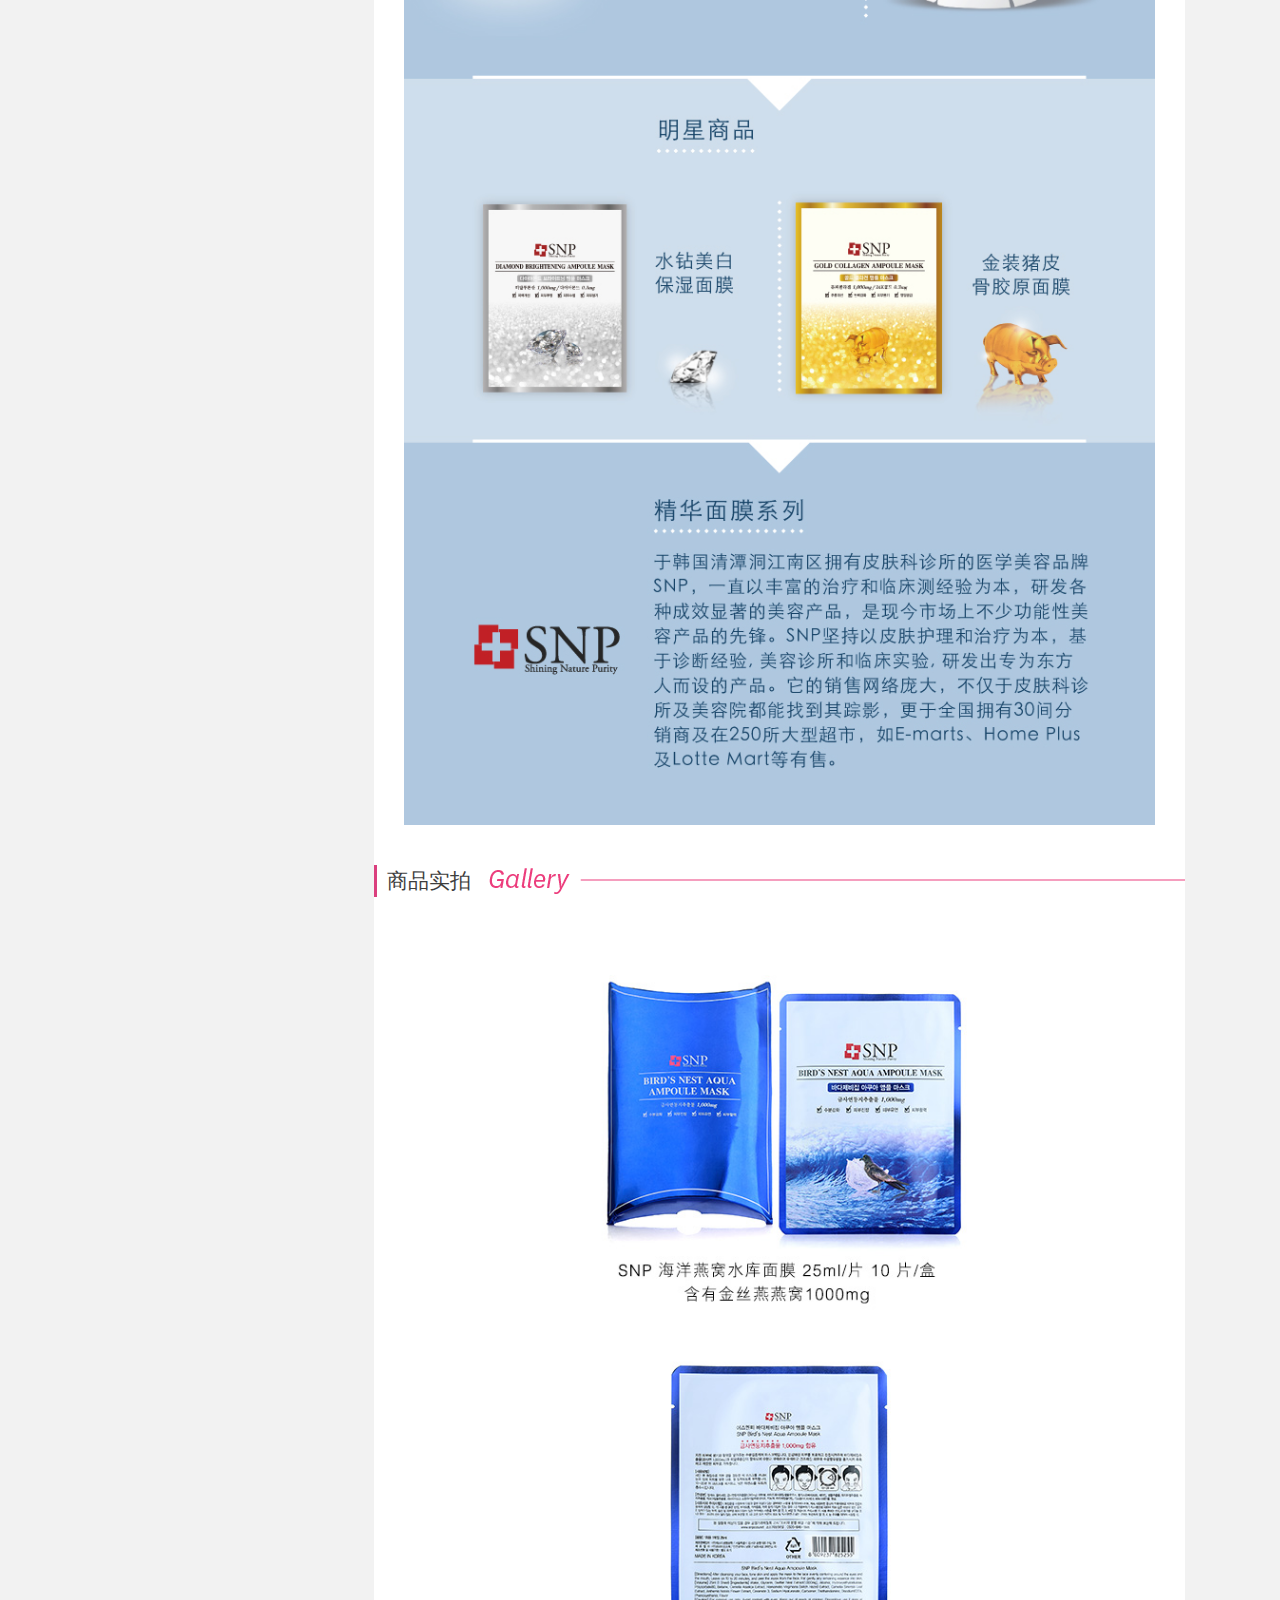
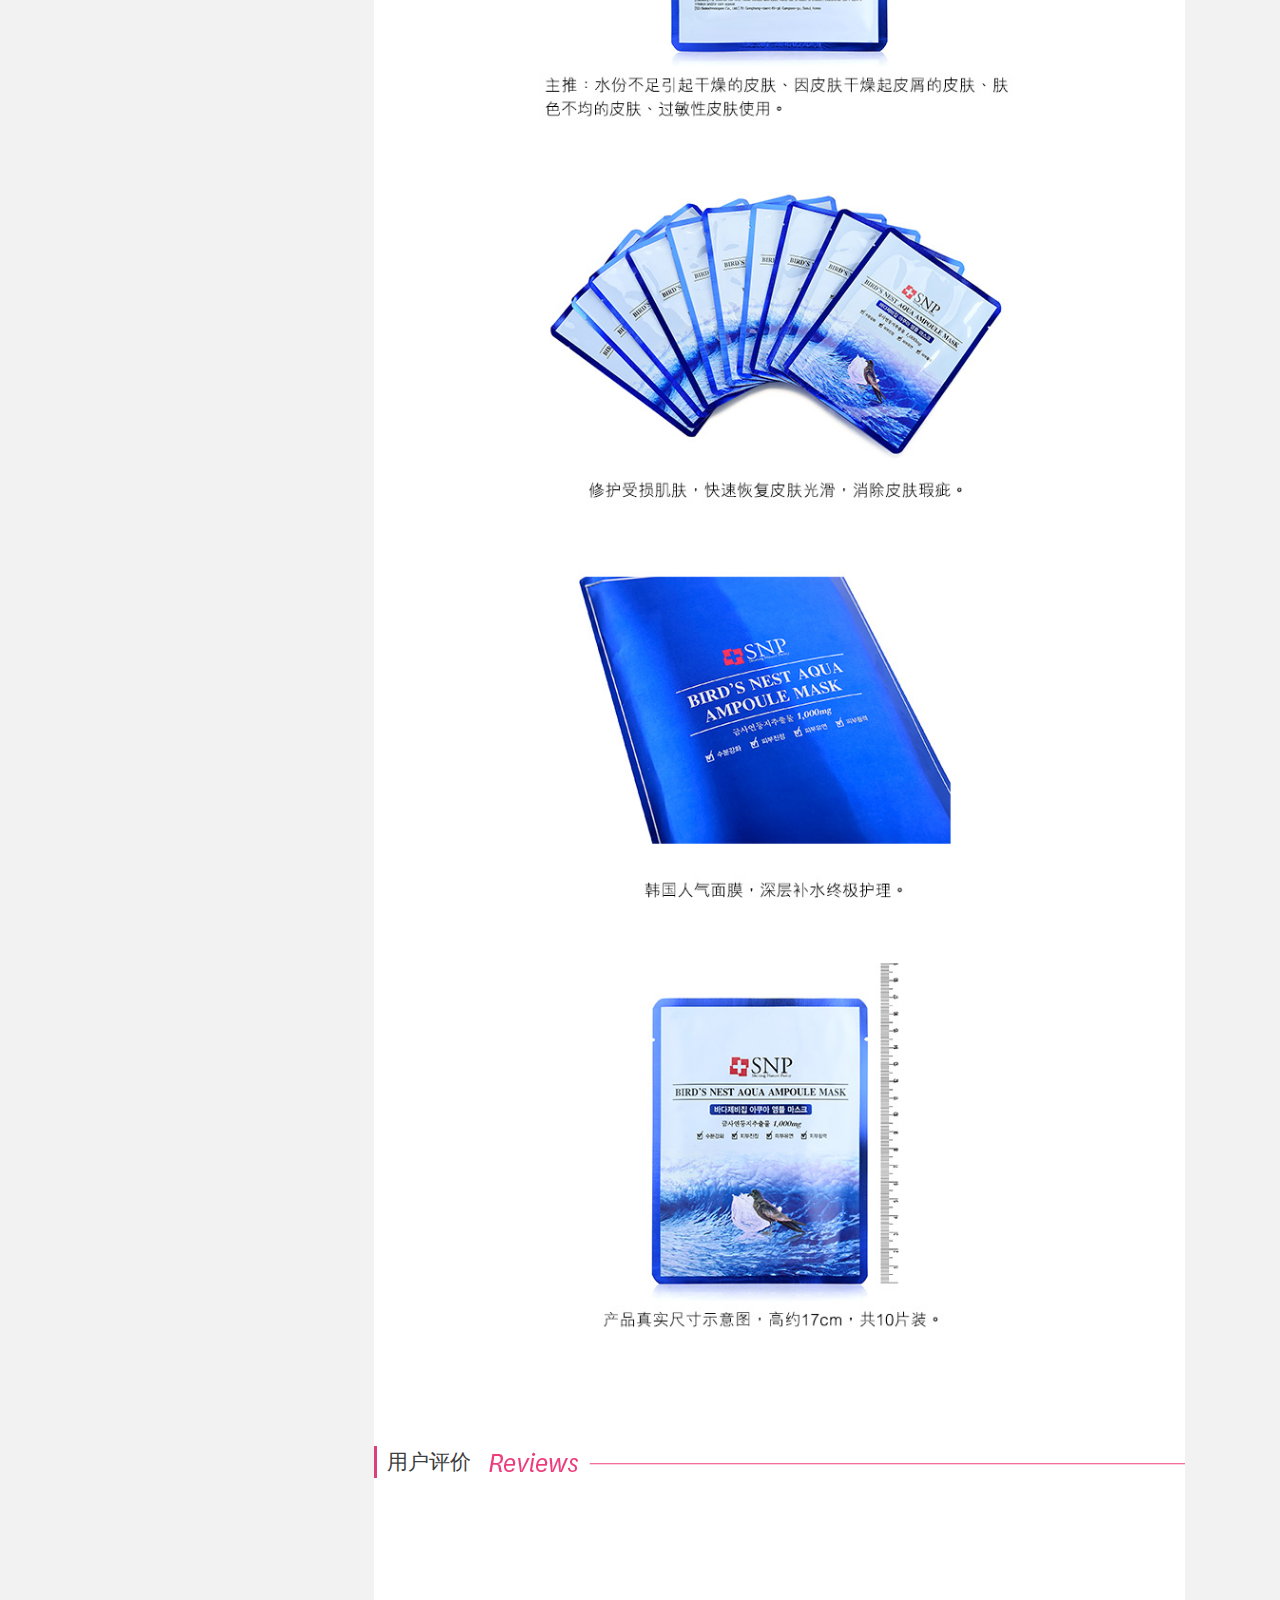
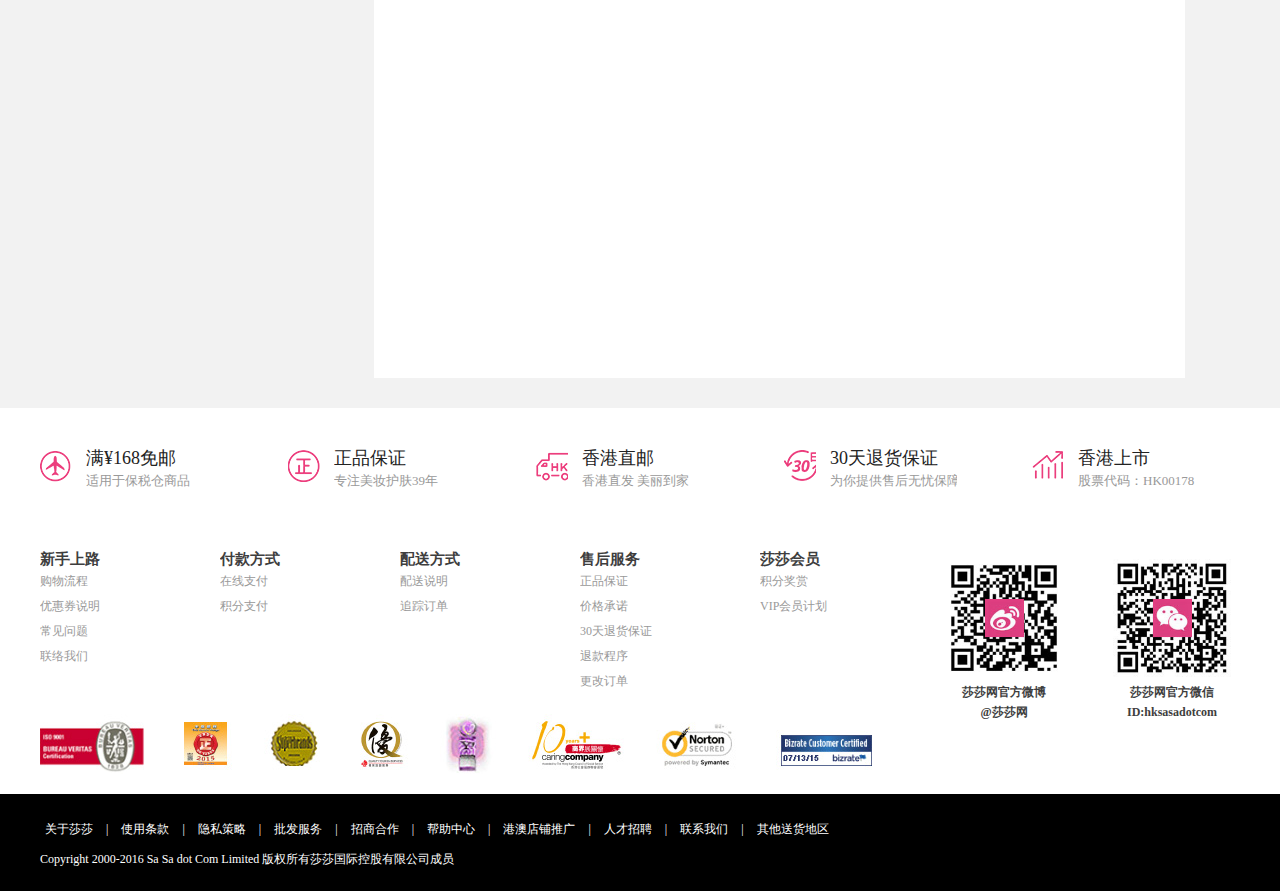
<file: details.html>
<!DOCTYPE html>
<html lang="en">
<head>
	<meta charset="UTF-8">
	<title>详情页</title>
	<link rel="stylesheet" type="text/css" href="iconfont/iconfont.css"/>
	<link rel="stylesheet" type="text/css" href="style/common.css"/>
	<link rel="stylesheet" type="text/css" href="style/details.css"/>
	<script src="js/jquery-1.11.3.js"></script>
	<script src="js/details.js"></script>
	<script src="js/common.js"></script>
	<script src="js/Magnifier.js"></script>
	<script src="js/jquery.cookie.js"></script>
	<SCRIPT language=javascript> 
		window.onerror=function(){return true;} 
	</SCRIPT>
</head>
<body>
	<!--引用头部-->
	<div id="index-Quote-header"></div>
	<!--main-->
	<div id="details-page">
		<div class="details-page-head">
			<a href="">首页</a>/
			<a href="">面部护肤</a>/
			<a href="">面膜</a>/
			<a href="">面膜贴</a>/
			<h2>
				<a href="">金丝燕窝深层保湿面膜</a>
			</h2>
		</div>
		<div class="details-page-top">
			<div class="page-content clearfix">
				<div class="page-Reciprocal">
					<i class="i1"></i>
					<div class="Reciprocal-time">
						<i class="i2 iconfont icon-shizhong"></i>
						<span class="span-1">特卖进行中，完结时间倒数</span>
						<div class="Reciprocal-end-time">
							<span>0</span>天
							<span>18</span>时
							<span>29</span>分
							<span>22</span>秒
						</div>
					</div>
					<span class="span2">
						<b>23</b>
						人已购买，下手要快哦！
					</span>
				</div>
				<!--左边-->
				<div class="page-content-L">
					<i>
						<b>4</b>
					</i>
					<!--商品相册-->
					<div class="content-album">
						<strong></strong>
						
						<div class="content-album-big">
								<a class="a1" href=""></a>
								<div class="div_smal clearfix">
									
										<img src="images/smal1.jpg"/>
										<img src="images/smal2.jpg"/>
										<img src="images/smal3.jpg"/>
										<img src="images/smal4.jpg"/>
										<img src="images/smal5.jpg"/>
									
								</div>
								<div class="zhezhaoceng"></div>
						</div>
						</a>
						<div class="content-album-xq">
							<a href="">
								<img src="images/jb1.png"/>
								<b>韩国品牌</b>
							</a>
							<a href="">
								<img src="images/j_b1.png"/>
								<b>热卖中</b>
							</a>
							<a href="">
								<img src="images/j_b2.png"/>
								<b>好评中</b>
							</a>
						</div>
						<div class="content-album-smal">
							<div class="album-smal-L">
								<a class="icon iconfont icon-back" href=""></a>
							</div>
							<div class="album-smal-C">
								<ul class="ul_1 clearfix">
					                <li class="active">
					            		<div class="thumbnail">
					            			<a href="">
					            				<img src="images/00001-1.jpg">	
					            			</a>
					            		</div>
					          		</li>
					          		<li class="active">
					            		<div class="thumbnail">
					            			<a href="">
					            				<img src="images/00001-2.jpg">	
					            			</a>
					            		</div>
					          		</li>
					          		<li class="active">
					            		<div class="thumbnail">
					            			<a href="">
					            				<img src="images/00001-3.jpg">	
					            			</a>
					            		</div>
					          		</li>
					          		<li class="active">
					            		<div class="thumbnail">
					            			<a href="">
					            				<img src="images/00001-4.jpg">	
					            			</a>
					            		</div>
					          		</li>
					          		<li class="active">
					            		<div class="thumbnail">
					            			<a href="">
					            				<img src="images/00001-5.jpg">	
					            			</a>
					            		</div>
					          		</li>
					            </ul>	
							</div>
							<div class="album-smal-R">
								<a class="icon1 iconfont icon-more" href=""></a>
							</div>
						</div>
					</div>
				</div>
				<!--右边-->
				<div class="page-content-R">
					<div class="bonded-banner">
						<span>
							<img src="images/tax-free_banner.jpg"/>
						</span>
					</div>
					<div class="bonded-title">
						<i class="iicon iconfont icon-iconfonticon"></i>						
            			SNP 金丝燕窝深层保湿面膜含有高浓缩燕窝原液，集中供给皮肤水分锁水能力突出，在皮肤水分子表面形成保护膜防止水分快速流失。        
					</div>
					<div class="bonded-line">
						<p class="bonded-title2">
							<b>[保税仓直送]</b>
							<a href="">SNP </a>							
			  				精华面膜系列            
						</p>
						<p class="bonded-title3">
							金丝燕窝深层保湿面膜(10片)
						</p>
					</div>
					<!--商品基本信息-->
					<div class="bonded-information">
						<!--购买区-->
						<div class="bonded-buy">
							<ul>
								<!--库存-->
								<li class="bonded-buy-quantity clearfix">
									<lable>数量:</lable>
									<span class="item-content">
										<span class="p-quantity">
											<a class="btn-l" href="">-</a>
											<input class="ipt" type="text"  value="1"/>
											<a class="btn-r" href="">+</a>
										</span>
									</span>
								</li>
								<!--价格显示区-->
								<div class="bonded-concerns">
									<span class="span-1">特卖价</span>
									<span class="span-2">￥68.0</span>
									<span class="span-1 span-3">市场价 ￥170.0</span>
								</div>
								<!--购买按钮-->
								<div class="bonded-buy-action">
									<a class="action-btn1" href="">立即抢购</a><a class="action-btn2" href="">扫描即可加入购物车</a>
									
								</div>
							</ul>
						</div>
						<!--商品评分-->
						<div class="bonded-score">
							
						</div>
						<!--商品收藏-->
						<div class="bonded-share">
							<a class="shoucang" href="">
								<i class="iconfont icon-like"></i>
								收藏
							</a>
							<ul class="share-mini">
								<span>分享到</span>
								<a class="a_1" href=""></a>
								<a class="a_2" href=""></a>
								<a class="a_3" href=""></a>
								<a class="a_4" href=""></a>
								<a class="a_5" href=""></a>
								<a class="a_6" href=""></a>
							</ul>
						</div>
					</div>
				</div>
			</div>
				<div class="product_container">
					<div class="div_a">
						<img src="images/big1.jpg"/>
						<img src="images/big2.jpg"/>
						<img src="images/big3.jpg"/>
						<img src="images/big4.jpg"/>
						<img src="images/big5.jpg"/>
					</div>
					
				</div>
			</div>
	</div>
	<!--商品参数 详情-->
	<div id="pro-maincont" class="clearfix">
		<div class="pro-maincont">
			<div class="maincont_head">
				<div class="product-tags ">
					<div class="tags-hd">
						<a href="javascript:;">商品参数</a>	
					</div>
					<div class="tags-hd">
						<a href="javascript:;">商品详情</a>
					</div>
					<div class="tags-hd">
						<a href="javascript:;">商品实拍</a>
					</div>
					<div class="tags-hd">
						<a href="javascript:;">用户评价</a>
					</div>
					<div class="tags-addtocart">
						<b>￥68.0</b>
						<a href="">加入购物车</a>
					</div>
				</div>
			</div>
			<!--参数-->
			<div class="pr-box">
				<div class="product_section">
				<div class="product_parameters">
					<div class="mod-title">
						<div class="mod-title-text">
							商品参数
						</div>
					</div>
					<ul>
						<li>
							<span>商品编号：</span>
							<div class="attributes-cont">000001077982</div>
						</li>
						<li>
							<span>商品品牌：</span>
							<div class="attributes-cont">SNP</div>
						</li>
						<li>
							<span>商品系列:</span>
							<div class="attributes-cont">精华面膜系列</div>
						</li>
						<li>
							<span>商品名称：</span>
							<div class="attributes-cont">金丝燕窝深层保湿面膜</div>
						</li>
						<li>
							<span>商品规格：</span>
							<div class="attributes-cont">10片</div>
						</li>
						<li>
							<span>原产国家：</span>
							<div class="attributes-cont">韩国（具体产地以收到实物为准）</div>
						</li>
					</ul>
				</div>
				</div>
				<div class="mod">
					<div class="mod-title">
						<div class="mod-title-text">
							商品详情
						</div>
					</div>
					<div class="mod-main">
						<img src="images/107671209011_p1.jpg"/>
					</div>
				</div>
				<div class="mod1">
					<div class="mod-title">
						<div class="mod-title-text">
							商品实拍
						</div>
					</div>
					<div class="mod-main">
						<img src="images/slide_snp_01.jpg"/>
						<img src="images/slide_snp_02.jpg"/>
						<img src="images/slide_snp_03.jpg"/>
						<img src="images/slide_snp_04.jpg"/>
						<img src="images/slide_snp_05.jpg"/>
					</div>
				</div>
				<div class="mod2">
					<div class="mod-title">
						<div class="mod-title-text">
							用户评价
						</div>
					</div>
					<div class="comment-list">
						
					</div>
				</div>
			</div>
			
		</div>
		
	</div>
	
	
	
	
	
	
	
	
	
	
	
	
	
	
	
	
	
	
	
	
	
	

	<!--引用尾部-->
	<div id="index-Quote-footer"></div>
</body>
</html>
</file>
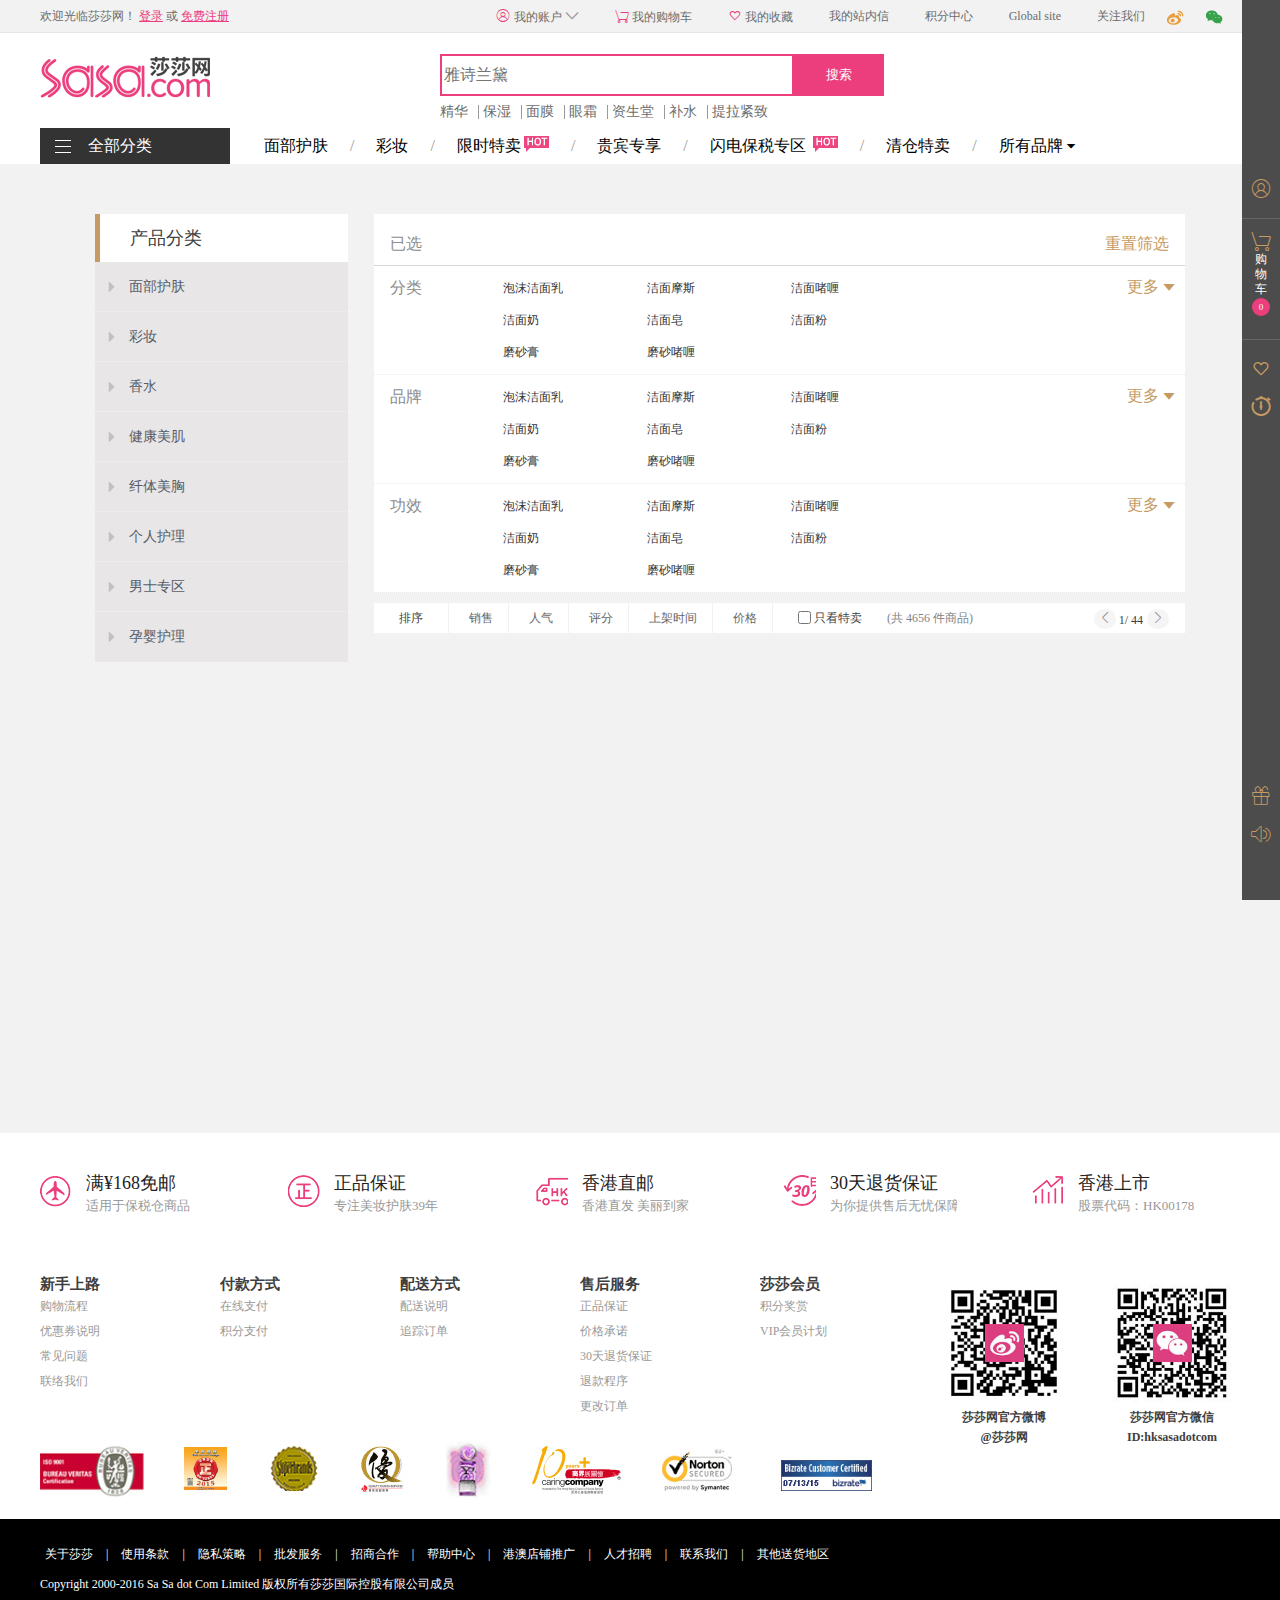
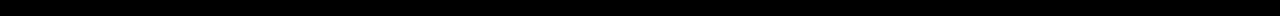
<file: goodsList.html>
<!DOCTYPE html>
<html lang="en">
<head>
	<meta charset="UTF-8">
	<title>列表页</title>
	<link rel="stylesheet" type="text/css" href="iconfont/iconfont.css"/>
	<link rel="stylesheet" type="text/css" href="style/goodsList.css"/>
	<link rel="stylesheet" type="text/css" href="style/common.css"/>
	<script src="js/jquery-1.11.3.js"></script>
	<script src="js/jquery.cookie.js"></script>
	<script src="js/goodsList.js"></script>
	<script src="js/common.js"></script>
	<SCRIPT language=javascript> 
		window.onerror=function(){return true;} 
	</SCRIPT>
	
</head>
<body>
	<!--引用头部-->
	<div id="index-Quote-header">
		
	</div>
	<!--内容-->
	<div id="list-page" class="clearfix">
		<div class="list-head">	
		</div>
		<div class="list_L">
			<div class="refilter">
				<div class="cpfl-bt">
					产品分类
				</div>
				<ul class="gray-box l_aone ">
					<li class="ahover">
						<i></i>
						<span>
							<a href="">面部护肤</a>
						</span>
						<ul class="l_btwo">
							<li>
								<a href="">
									<span></span>
									洁面
								</a>
							</li>
							<li>
								<a href="">
									<span></span>
									磨砂
								</a>
							</li>
							<li>
								<a href="">
									<span></span>
									卸妆
								</a>
							</li>
							<li>
								<a href="">
									<span></span>
									化妆水
								</a>
							</li>
							<li>
								<a href="">
									<span></span>
									精华
								</a>
							</li>
							<li>
								<a href="">
									<span></span>
									面霜
								</a>
							</li>
							<li>
								<a href="">
									<span></span>
									面膜
								</a>
							</li>
							<li>
								<a href="">
									<span></span>
									颈部护理
								</a>
							</li>
							<li>
								<a href="">
									<span></span>
									眼部护理
								</a>
							</li>
							<li>
								<a href="">
									<span></span>
									暗疮护理
								</a>
							</li>
						</ul>
					</li>
					<li class="ahover">
						<i></i>
						<span>
							<a href="">彩妆</a>
						</span>
						<ul class="l_btwo">
							<li>
								<a href="">
									<span></span>
									洁面
								</a>
							</li>
							<li>
								<a href="">
									<span></span>
									磨砂
								</a>
							</li>
							<li>
								<a href="">
									<span></span>
									卸妆
								</a>
							</li>
							<li>
								<a href="">
									<span></span>
									化妆水
								</a>
							</li>
							<li>
								<a href="">
									<span></span>
									精华
								</a>
							</li>
							<li>
								<a href="">
									<span></span>
									面霜
								</a>
							</li>
							<li>
								<a href="">
									<span></span>
									面膜
								</a>
							</li>
							<li>
								<a href="">
									<span></span>
									颈部护理
								</a>
							</li>
							<li>
								<a href="">
									<span></span>
									眼部护理
								</a>
							</li>
							<li>
								<a href="">
									<span></span>
									暗疮护理
								</a>
							</li>
						</ul>
					</li>
					<li class="ahover">
						<i></i>
						<span>
							<a href="">香水</a>
						</span>
						<ul class="l_btwo">
							<li>
								<a href="">
									<span></span>
									洁面
								</a>
							</li>
							<li>
								<a href="">
									<span></span>
									磨砂
								</a>
							</li>
							<li>
								<a href="">
									<span></span>
									卸妆
								</a>
							</li>
							<li>
								<a href="">
									<span></span>
									化妆水
								</a>
							</li>
							<li>
								<a href="">
									<span></span>
									精华
								</a>
							</li>
							<li>
								<a href="">
									<span></span>
									面霜
								</a>
							</li>
							<li>
								<a href="">
									<span></span>
									面膜
								</a>
							</li>
							<li>
								<a href="">
									<span></span>
									颈部护理
								</a>
							</li>
							<li>
								<a href="">
									<span></span>
									眼部护理
								</a>
							</li>
							<li>
								<a href="">
									<span></span>
									暗疮护理
								</a>
							</li>
						</ul>
					</li>
					<li class="ahover">
						<i></i>
						<span>
							<a href="">健康美肌</a>
						</span>
						<ul class="l_btwo">
							<li>
								<a href="">
									<span></span>
									洁面
								</a>
							</li>
							<li>
								<a href="">
									<span></span>
									磨砂
								</a>
							</li>
							<li>
								<a href="">
									<span></span>
									卸妆
								</a>
							</li>
							<li>
								<a href="">
									<span></span>
									化妆水
								</a>
							</li>
							<li>
								<a href="">
									<span></span>
									精华
								</a>
							</li>
							<li>
								<a href="">
									<span></span>
									面霜
								</a>
							</li>
							<li>
								<a href="">
									<span></span>
									面膜
								</a>
							</li>
							<li>
								<a href="">
									<span></span>
									颈部护理
								</a>
							</li>
							<li>
								<a href="">
									<span></span>
									眼部护理
								</a>
							</li>
							<li>
								<a href="">
									<span></span>
									暗疮护理
								</a>
							</li>
						</ul>
					</li>
					<li class="ahover">
						<i></i>
						<span>
							<a href="">纤体美胸</a>
						</span>
						<ul class="l_btwo">
							<li>
								<a href="">
									<span></span>
									洁面
								</a>
							</li>
							<li>
								<a href="">
									<span></span>
									磨砂
								</a>
							</li>
							<li>
								<a href="">
									<span></span>
									卸妆
								</a>
							</li>
							<li>
								<a href="">
									<span></span>
									化妆水
								</a>
							</li>
							<li>
								<a href="">
									<span></span>
									精华
								</a>
							</li>
							<li>
								<a href="">
									<span></span>
									面霜
								</a>
							</li>
							<li>
								<a href="">
									<span></span>
									面膜
								</a>
							</li>
							<li>
								<a href="">
									<span></span>
									颈部护理
								</a>
							</li>
							<li>
								<a href="">
									<span></span>
									眼部护理
								</a>
							</li>
							<li>
								<a href="">
									<span></span>
									暗疮护理
								</a>
							</li>
						</ul>
					</li>
					<li class="ahover">
						<i></i>
						<span>
							<a href="">个人护理</a>
						</span>
						<ul class="l_btwo">
							<li>
								<a href="">
									<span></span>
									洁面
								</a>
							</li>
							<li>
								<a href="">
									<span></span>
									磨砂
								</a>
							</li>
							<li>
								<a href="">
									<span></span>
									卸妆
								</a>
							</li>
							<li>
								<a href="">
									<span></span>
									化妆水
								</a>
							</li>
							<li>
								<a href="">
									<span></span>
									精华
								</a>
							</li>
							<li>
								<a href="">
									<span></span>
									面霜
								</a>
							</li>
							<li>
								<a href="">
									<span></span>
									面膜
								</a>
							</li>
							<li>
								<a href="">
									<span></span>
									颈部护理
								</a>
							</li>
							<li>
								<a href="">
									<span></span>
									眼部护理
								</a>
							</li>
							<li>
								<a href="">
									<span></span>
									暗疮护理
								</a>
							</li>
						</ul>
					</li>
					<li class="ahover">
						<i></i>
						<span>
							<a href="">男士专区</a>
						</span>
						<ul class="l_btwo">
							<li>
								<a href="">
									<span></span>
									洁面
								</a>
							</li>
							<li>
								<a href="">
									<span></span>
									磨砂
								</a>
							</li>
							<li>
								<a href="">
									<span></span>
									卸妆
								</a>
							</li>
							<li>
								<a href="">
									<span></span>
									化妆水
								</a>
							</li>
							<li>
								<a href="">
									<span></span>
									精华
								</a>
							</li>
							<li>
								<a href="">
									<span></span>
									面霜
								</a>
							</li>
							<li>
								<a href="">
									<span></span>
									面膜
								</a>
							</li>
							<li>
								<a href="">
									<span></span>
									颈部护理
								</a>
							</li>
							<li>
								<a href="">
									<span></span>
									眼部护理
								</a>
							</li>
							<li>
								<a href="">
									<span></span>
									暗疮护理
								</a>
							</li>
						</ul>
					</li>
					<li class="ahover">
						<i></i>
						<span>
							<a href="">孕婴护理</a>
						</span>
						<ul class="l_btwo">
							<li>
								<a href="">
									<span></span>
									洁面
								</a>
							</li>
							<li>
								<a href="">
									<span></span>
									磨砂
								</a>
							</li>
							<li>
								<a href="">
									<span></span>
									卸妆
								</a>
							</li>
							<li>
								<a href="">
									<span></span>
									化妆水
								</a>
							</li>
							<li>
								<a href="">
									<span></span>
									精华
								</a>
							</li>
							<li>
								<a href="">
									<span></span>
									面霜
								</a>
							</li>
							<li>
								<a href="">
									<span></span>
									面膜
								</a>
							</li>
							<li>
								<a href="">
									<span></span>
									颈部护理
								</a>
							</li>
							<li>
								<a href="">
									<span></span>
									眼部护理
								</a>
							</li>
							<li>
								<a href="">
									<span></span>
									暗疮护理
								</a>
							</li>
						</ul>
					</li>
				</ul>
			</div>
		</div>
		<!--商品列表开始-->
		<div class="list_R">
			<div class="filter-container clearfix">
				<div class="filter_selected clearfix">
					<div class="filter_clr">
						<a class="clr-a" href="">重置筛选</a>
					</div>
					<div class="filter-list">
						已选
					</div>
				</div>
				<div class="filter_list">
					<!--分类-->
					<dl class="filter-entries clearfix">
						<dt class="filter-entries-t">
							分类
						</dt>
						<dd class="filter-entries-more">
							<a class="a-m" href="">
								<span>更多</span>
								<i class="iconfont icon-jiantou"></i>
							</a>
						</dd>
						<dd class="filter-entries-val">
							<span class="filter-entries-thin">
								<span class="filter-item">
									<a class="handle" href="">泡沫洁面乳</a>
								</span>
							</span>
							<span class="filter-entries-thin">
								<span class="filter-item">
									<a class="handle" href="">洁面摩斯</a>
								</span>
							</span>
							<span class="filter-entries-thin">
								<span class="filter-item">
									<a class="handle" href="">洁面啫喱</a>
								</span>
							</span>
							<span class="filter-entries-thin">
								<span class="filter-item">
									<a class="handle" href="">洁面奶</a>
								</span>
							</span>
							<span class="filter-entries-thin">
								<span class="filter-item">
									<a class="handle" href="">洁面皂</a>
								</span>
							</span>
							<span class="filter-entries-thin">
								<span class="filter-item">
									<a class="handle" href="">洁面粉</a>
								</span>
							</span>
							<span class="filter-entries-thin">
								<span class="filter-item">
									<a class="handle" href="">磨砂膏</a>
								</span>
							</span>
							<span class="filter-entries-thin">
								<span class="filter-item">
									<a class="handle" href="">磨砂啫喱</a>
								</span>
							</span>
						</dd>
					</dl>
					<!--品牌-->
					<dl class="filter-entries clearfix">
						<dt class="filter-entries-t">
							品牌
						</dt>
						<dd class="filter-entries-more">
							<a class="a-m" href="">
								<span>更多</span>
								<i class="iconfont icon-jiantou"></i>
							</a>
						</dd>
						<dd class="filter-entries-val">
							<span class="filter-entries-thin">
								<span class="filter-item">
									<a class="handle" href="">泡沫洁面乳</a>
								</span>
							</span>
							<span class="filter-entries-thin">
								<span class="filter-item">
									<a class="handle" href="">洁面摩斯</a>
								</span>
							</span>
							<span class="filter-entries-thin">
								<span class="filter-item">
									<a class="handle" href="">洁面啫喱</a>
								</span>
							</span>
							<span class="filter-entries-thin">
								<span class="filter-item">
									<a class="handle" href="">洁面奶</a>
								</span>
							</span>
							<span class="filter-entries-thin">
								<span class="filter-item">
									<a class="handle" href="">洁面皂</a>
								</span>
							</span>
							<span class="filter-entries-thin">
								<span class="filter-item">
									<a class="handle" href="">洁面粉</a>
								</span>
							</span>
							<span class="filter-entries-thin">
								<span class="filter-item">
									<a class="handle" href="">磨砂膏</a>
								</span>
							</span>
							<span class="filter-entries-thin">
								<span class="filter-item">
									<a class="handle" href="">磨砂啫喱</a>
								</span>
							</span>
						</dd>
					</dl>
					<!--功效-->
					<dl class="filter-entries clearfix">
						<dt class="filter-entries-t">
							功效
						</dt>
						<dd class="filter-entries-more">
							<a class="a-m" href="">
								<span>更多</span>
								<i class="iconfont icon-jiantou"></i>
							</a>
						</dd>
						<dd class="filter-entries-val">
							<span class="filter-entries-thin">
								<span class="filter-item">
									<a class="handle" href="">泡沫洁面乳</a>
								</span>
							</span>
							<span class="filter-entries-thin">
								<span class="filter-item">
									<a class="handle" href="">洁面摩斯</a>
								</span>
							</span>
							<span class="filter-entries-thin">
								<span class="filter-item">
									<a class="handle" href="">洁面啫喱</a>
								</span>
							</span>
							<span class="filter-entries-thin">
								<span class="filter-item">
									<a class="handle" href="">洁面奶</a>
								</span>
							</span>
							<span class="filter-entries-thin">
								<span class="filter-item">
									<a class="handle" href="">洁面皂</a>
								</span>
							</span>
							<span class="filter-entries-thin">
								<span class="filter-item">
									<a class="handle" href="">洁面粉</a>
								</span>
							</span>
							<span class="filter-entries-thin">
								<span class="filter-item">
									<a class="handle" href="">磨砂膏</a>
								</span>
							</span>
							<span class="filter-entries-thin">
								<span class="filter-item">
									<a class="handle" href="">磨砂啫喱</a>
								</span>
							</span>
						</dd>
					</dl>
				</div>
			</div>
			<!--排序-->
			<div class="gallery_sortbar">
				<div class="gallery-sort clearfix">
					<span class="gallery-sorttext">排序</span>
					<a class="action-sort" href="">
						<em>
							销售
						</em>
						<span></span>
					</a>
					<a class="action-sort" href="">
						<em>
							人气
						</em>
						<span></span>
					</a>
					<a class="action-sort" href="">
						<em>
							评分
						</em>
						<span></span>
					</a>
					<a class="action-sort" href="">
						<em>
							上架时间
						</em>
						<span></span>
					</a>
					<a class="action-sort" href="">
						<em>
							价格
						</em>
						<span></span>
					</a>
				</div>
				<div class="gallery-showmode">
					<input type="checkbox"></input>
					<lable for>只看特卖</lable>
				</div>
				<div class="gallery-total-info">
					(共
					<b>4656</b>
					件商品)
				</div>
				<div class="mini-pageview">
					<span class="page-action">
						<a href="">
							<i class="iconfont icon-back"></i>
						</a>
						<span>
							<span>1</span>/
							<span>44</span>
						</span>
						<a href="">
							<i class="iconfont icon-more"></i>
						</a>
					</span>
				</div>
			</div>
			<!---->
			<div class="gallery_show">
				<ul class="arrivalslist">
					<!--json调用-->
				</ul>
				<div class="pageview"></div>
			</div>
		</div>
	</div>
	<!--引用尾部-->
	<div id="index-Quote-footer"></div>
</body>
</html>
</file>
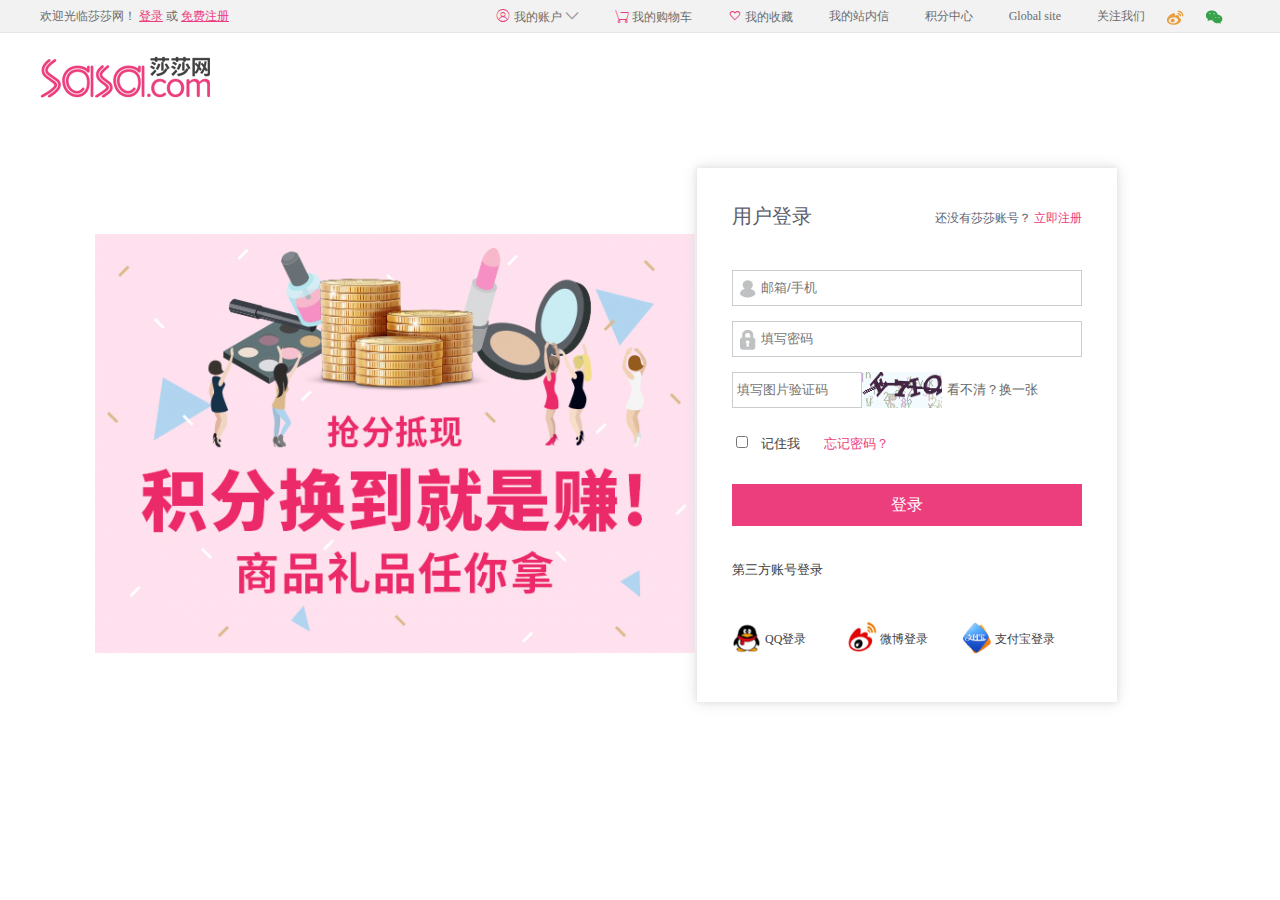
<file: login.html>
<!DOCTYPE html>
<html lang="en">
<head>
	<meta charset="UTF-8">
	<title>登录</title>
	<link rel="stylesheet" type="text/css" href="iconfont/iconfont.css"/>
	<link rel="stylesheet" type="text/css" href="style/login.css"/>
	<link rel="stylesheet" type="text/css" href="style/common.css"/>
	<script src="js/jquery-1.11.3.js"></script>
	<script src="js/jquery.validate.js"></script>
	<script src="js/login.js"></script>
	<script src="js/jquery.validate.messages_zh.js"></script>
	<SCRIPT language=javascript> 
		window.onerror=function(){return true;} 
	</SCRIPT>
</head>
<body>
	<!--header    头部-->
	<div id="header-l">
	</div>
	<!--logo-->
	<div id="page-logo">
		<div class="page-logo">
			<div class="page-logo">
				<h1 class="logo">
					<a href="index.html">
						<img src="images/logo.png"/>
					</a>
				</h1>
			</div>
		</div>
	</div>
	<!--register-->
	<div id="register-page">
		<div class="register-page">
			<div class="register-page-content">
				<div class="register-page-content-User">
					用户登录
					<span>					
						还没有莎莎账号？
						<a href="">立即注册</a>
					</span>

				</div>
				
				<div class="register-page-form">
					<form action="">
						<p>
							<input id="input-code-1" type="text" placeholder="邮箱/手机" class="required"/>
							<span class="code-span1"></span>
						</p>
						<p>
							<input id="input-code-2" type="text" placeholder="填写密码" class="required"/>
							<span class="code-span2"></span>
						</p>
						<p>
							<input class="required" id="input-code-3" type="text" placeholder="填写图片验证码"/>
							<img src="images/index-gen_vcode-b2c-4.png"/>
							<a class="a-zc" href="">看不清？换一张</a>
						</p>
						<p class="p-jzw">
							<input type="checkbox" name="site_autologin" id="site_autologin" value="" />
							记住我
							<a class="a-wjmm" href="">忘记密码？</a>
						</p>
						<button href="javascript:;" id="register-page-form-btn" class="btn_rr">登录</button>
					</form>
					<div id="Thirdparty-Signin">
						<p>第三方账号登录</p>
						<ul>
							<li>
								<a href="">QQ登录
									<img src="images/login01.jpg"/>
								</a>
							</li>
							<li>
								<a href="">微博登录
									<img src="images/login02.jpg"/>
								</a>
							</li>
							<li>
								<a href="">支付宝登录
									<img src="images/login03.jpg"/>
								</a>
							</li>
						</ul>
					</div>
				</div>
			</div>
			
		</div>
	</div>
</body>
</html>
</file>
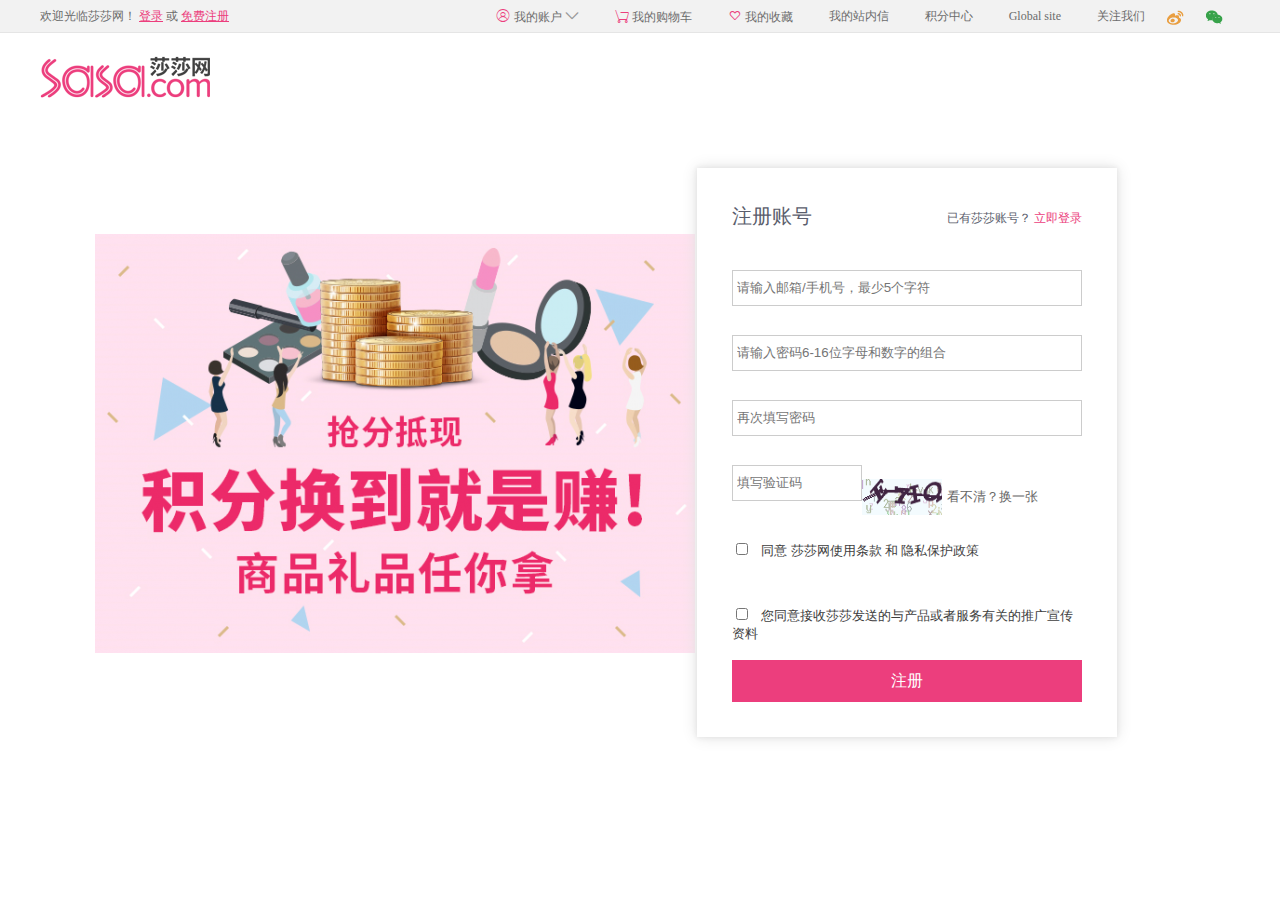
<file: register.html>
<!DOCTYPE html>
<html lang="en">
<head>
	<meta charset="UTF-8">
	<title>注册</title>
	<link rel="stylesheet" type="text/css" href="iconfont/iconfont.css"/>
	<link rel="stylesheet" type="text/css" href="style/register.css"/>
	<link rel="stylesheet" type="text/css" href="style/common.css"/>
	<script src="js/jquery-1.11.3.js"></script>	
	<script src="js/register.js"></script>
	<script src="js/jquery.validate.js"></script>
	<script src="js/jquery.validate.messages_zh.js"></script>
	<SCRIPT language=javascript> 
		window.onerror=function(){return true;} 
	</SCRIPT>
</head>
<body>
	<!--header    头部-->
	<div id="header-r">
	<!--引用头部-->
	</div>
	<!--logo-->
	<div id="page-logo">
		<div class="page-logo">
			<div class="page-logo">
				<h1 class="logo">
					<a href="index.html">
						<img src="images/logo.png"/>
					</a>
				</h1>
			</div>
		</div>
	</div>
	
	<!--register-->
	<div id="register-page">
		<div class="register-page">
			<div class="register-page-content">
				<div class="register-page-content-User">
					注册账号
					<span>					
						已有莎莎账号？
						<a href="login.html">立即登录</a>
					</span>

				</div>
				
				<div class="register-page-form">
					<form action="login.html">
						<p>
						<input id="input-code-1" type="text" placeholder="请输入邮箱/手机号，最少5个字符" class="required"/>
						<span class="code-span"></span>
						</p>
						<p>
							<input id="input-code-2" class="required" type="text" placeholder="请输入密码6-16位字母和数字的组合"/>
							<span class="code2-span"></span>
						</p>
						<p>
							<input id="input-code-4" type="text" placeholder="再次填写密码"/>
							<span class="code4-span"></span>
						</p>
						<p>
							<input id="input-code-3" type="text" placeholder="填写验证码"/>
							<span class="code3-span"></span>
							<img src="images/index-gen_vcode-b2c-4.png"/>
							<a class="a-zc" href="">看不清？换一张</a>
						</p>
						<p class="p-jzw1">
							<input type="checkbox" class="required" name="site_autologin" id="site_autologin" value="" />
							同意 莎莎网使用条款 和 隐私保护政策
						</p>
						<p class="p-jzw2 ">
							<input type="checkbox" class="required" name="site_autologin2" id="site_autologin" value="" />
							您同意接收莎莎发送的与产品或者服务有关的推广宣传资料
						</p>
						<button  id="register-page-form-btn" class="_btn">注册</button>
					</form>
				</div>
			</div>
			
		</div>
	</div>
</body>
</html>
</file>
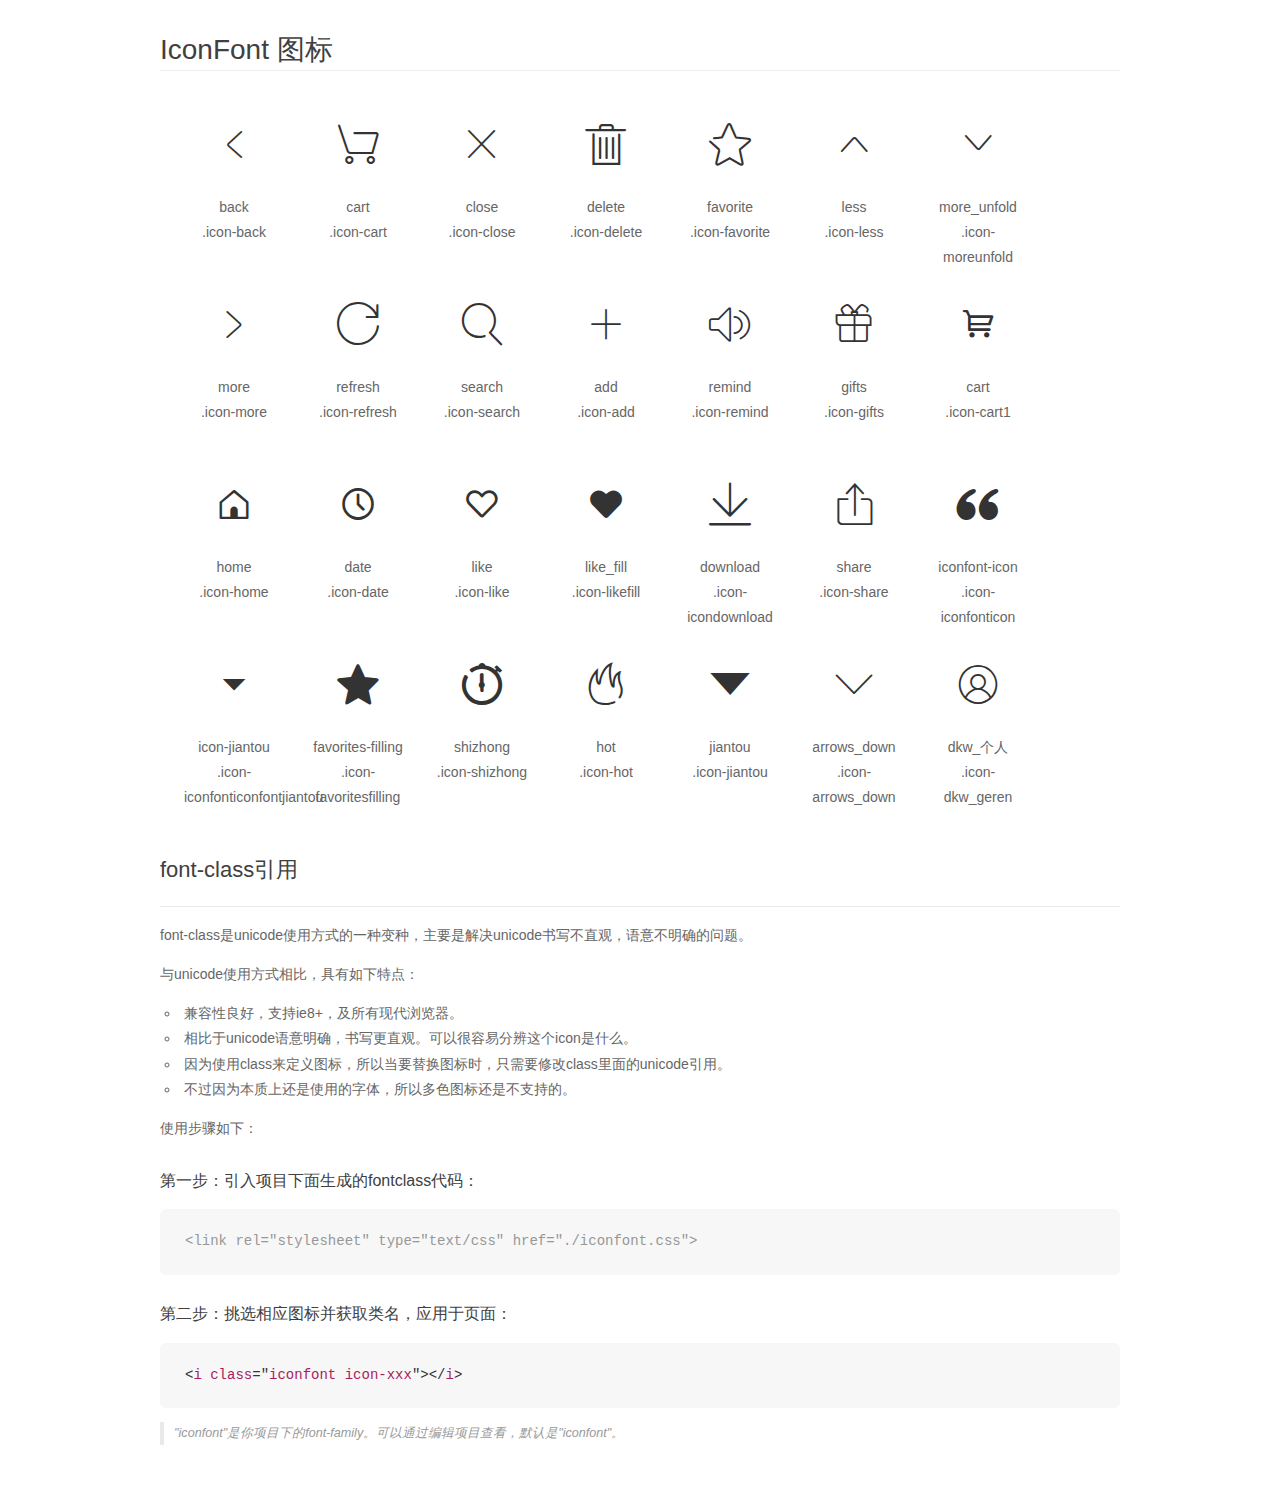
<file: iconfont/demo_fontclass.html>
<!DOCTYPE html>
<html>
<head>
    <meta charset="utf-8"/>
    <title>IconFont</title>
    <link rel="stylesheet" href="demo.css">
    <link rel="stylesheet" href="iconfont.css">
</head>
<body>
    <div class="main markdown">
        <h1>IconFont 图标</h1>
        <ul class="icon_lists clear">
            
                <li>
                <i class="icon iconfont icon-back"></i>
                    <div class="name">back</div>
                    <div class="fontclass">.icon-back</div>
                </li>
            
                <li>
                <i class="icon iconfont icon-cart"></i>
                    <div class="name">cart</div>
                    <div class="fontclass">.icon-cart</div>
                </li>
            
                <li>
                <i class="icon iconfont icon-close"></i>
                    <div class="name">close</div>
                    <div class="fontclass">.icon-close</div>
                </li>
            
                <li>
                <i class="icon iconfont icon-delete"></i>
                    <div class="name">delete</div>
                    <div class="fontclass">.icon-delete</div>
                </li>
            
                <li>
                <i class="icon iconfont icon-favorite"></i>
                    <div class="name">favorite</div>
                    <div class="fontclass">.icon-favorite</div>
                </li>
            
                <li>
                <i class="icon iconfont icon-less"></i>
                    <div class="name">less</div>
                    <div class="fontclass">.icon-less</div>
                </li>
            
                <li>
                <i class="icon iconfont icon-moreunfold"></i>
                    <div class="name">more_unfold</div>
                    <div class="fontclass">.icon-moreunfold</div>
                </li>
            
                <li>
                <i class="icon iconfont icon-more"></i>
                    <div class="name">more</div>
                    <div class="fontclass">.icon-more</div>
                </li>
            
                <li>
                <i class="icon iconfont icon-refresh"></i>
                    <div class="name">refresh</div>
                    <div class="fontclass">.icon-refresh</div>
                </li>
            
                <li>
                <i class="icon iconfont icon-search"></i>
                    <div class="name">search</div>
                    <div class="fontclass">.icon-search</div>
                </li>
            
                <li>
                <i class="icon iconfont icon-add"></i>
                    <div class="name">add</div>
                    <div class="fontclass">.icon-add</div>
                </li>
            
                <li>
                <i class="icon iconfont icon-remind"></i>
                    <div class="name">remind</div>
                    <div class="fontclass">.icon-remind</div>
                </li>
            
                <li>
                <i class="icon iconfont icon-gifts"></i>
                    <div class="name">gifts</div>
                    <div class="fontclass">.icon-gifts</div>
                </li>
            
                <li>
                <i class="icon iconfont icon-cart1"></i>
                    <div class="name">cart</div>
                    <div class="fontclass">.icon-cart1</div>
                </li>
            
                <li>
                <i class="icon iconfont icon-home"></i>
                    <div class="name">home</div>
                    <div class="fontclass">.icon-home</div>
                </li>
            
                <li>
                <i class="icon iconfont icon-date"></i>
                    <div class="name">date</div>
                    <div class="fontclass">.icon-date</div>
                </li>
            
                <li>
                <i class="icon iconfont icon-like"></i>
                    <div class="name">like</div>
                    <div class="fontclass">.icon-like</div>
                </li>
            
                <li>
                <i class="icon iconfont icon-likefill"></i>
                    <div class="name">like_fill</div>
                    <div class="fontclass">.icon-likefill</div>
                </li>
            
                <li>
                <i class="icon iconfont icon-icondownload"></i>
                    <div class="name">download</div>
                    <div class="fontclass">.icon-icondownload</div>
                </li>
            
                <li>
                <i class="icon iconfont icon-share"></i>
                    <div class="name">share</div>
                    <div class="fontclass">.icon-share</div>
                </li>
            
                <li>
                <i class="icon iconfont icon-iconfonticon"></i>
                    <div class="name">iconfont-icon</div>
                    <div class="fontclass">.icon-iconfonticon</div>
                </li>
            
                <li>
                <i class="icon iconfont icon-iconfonticonfontjiantou"></i>
                    <div class="name">icon-jiantou</div>
                    <div class="fontclass">.icon-iconfonticonfontjiantou</div>
                </li>
            
                <li>
                <i class="icon iconfont icon-favoritesfilling"></i>
                    <div class="name">favorites-filling</div>
                    <div class="fontclass">.icon-favoritesfilling</div>
                </li>
            
                <li>
                <i class="icon iconfont icon-shizhong"></i>
                    <div class="name">shizhong</div>
                    <div class="fontclass">.icon-shizhong</div>
                </li>
            
                <li>
                <i class="icon iconfont icon-hot"></i>
                    <div class="name">hot</div>
                    <div class="fontclass">.icon-hot</div>
                </li>
            
                <li>
                <i class="icon iconfont icon-jiantou"></i>
                    <div class="name">jiantou</div>
                    <div class="fontclass">.icon-jiantou</div>
                </li>
            
                <li>
                <i class="icon iconfont icon-arrows_down"></i>
                    <div class="name">arrows_down</div>
                    <div class="fontclass">.icon-arrows_down</div>
                </li>
            
                <li>
                <i class="icon iconfont icon-dkw_geren"></i>
                    <div class="name">dkw_个人</div>
                    <div class="fontclass">.icon-dkw_geren</div>
                </li>
            
        </ul>

        <h2 id="font-class-">font-class引用</h2>
        <hr>

        <p>font-class是unicode使用方式的一种变种，主要是解决unicode书写不直观，语意不明确的问题。</p>
        <p>与unicode使用方式相比，具有如下特点：</p>
        <ul>
        <li>兼容性良好，支持ie8+，及所有现代浏览器。</li>
        <li>相比于unicode语意明确，书写更直观。可以很容易分辨这个icon是什么。</li>
        <li>因为使用class来定义图标，所以当要替换图标时，只需要修改class里面的unicode引用。</li>
        <li>不过因为本质上还是使用的字体，所以多色图标还是不支持的。</li>
        </ul>
        <p>使用步骤如下：</p>
        <h3 id="-fontclass-">第一步：引入项目下面生成的fontclass代码：</h3>


        <pre><code class="lang-js hljs javascript"><span class="hljs-comment">&lt;link rel="stylesheet" type="text/css" href="./iconfont.css"&gt;</span></code></pre>
        <h3 id="-">第二步：挑选相应图标并获取类名，应用于页面：</h3>
        <pre><code class="lang-css hljs">&lt;<span class="hljs-selector-tag">i</span> <span class="hljs-selector-tag">class</span>="<span class="hljs-selector-tag">iconfont</span> <span class="hljs-selector-tag">icon-xxx</span>"&gt;&lt;/<span class="hljs-selector-tag">i</span>&gt;</code></pre>
        <blockquote>
        <p>"iconfont"是你项目下的font-family。可以通过编辑项目查看，默认是"iconfont"。</p>
        </blockquote>
    </div>
</body>
</html>
</file>
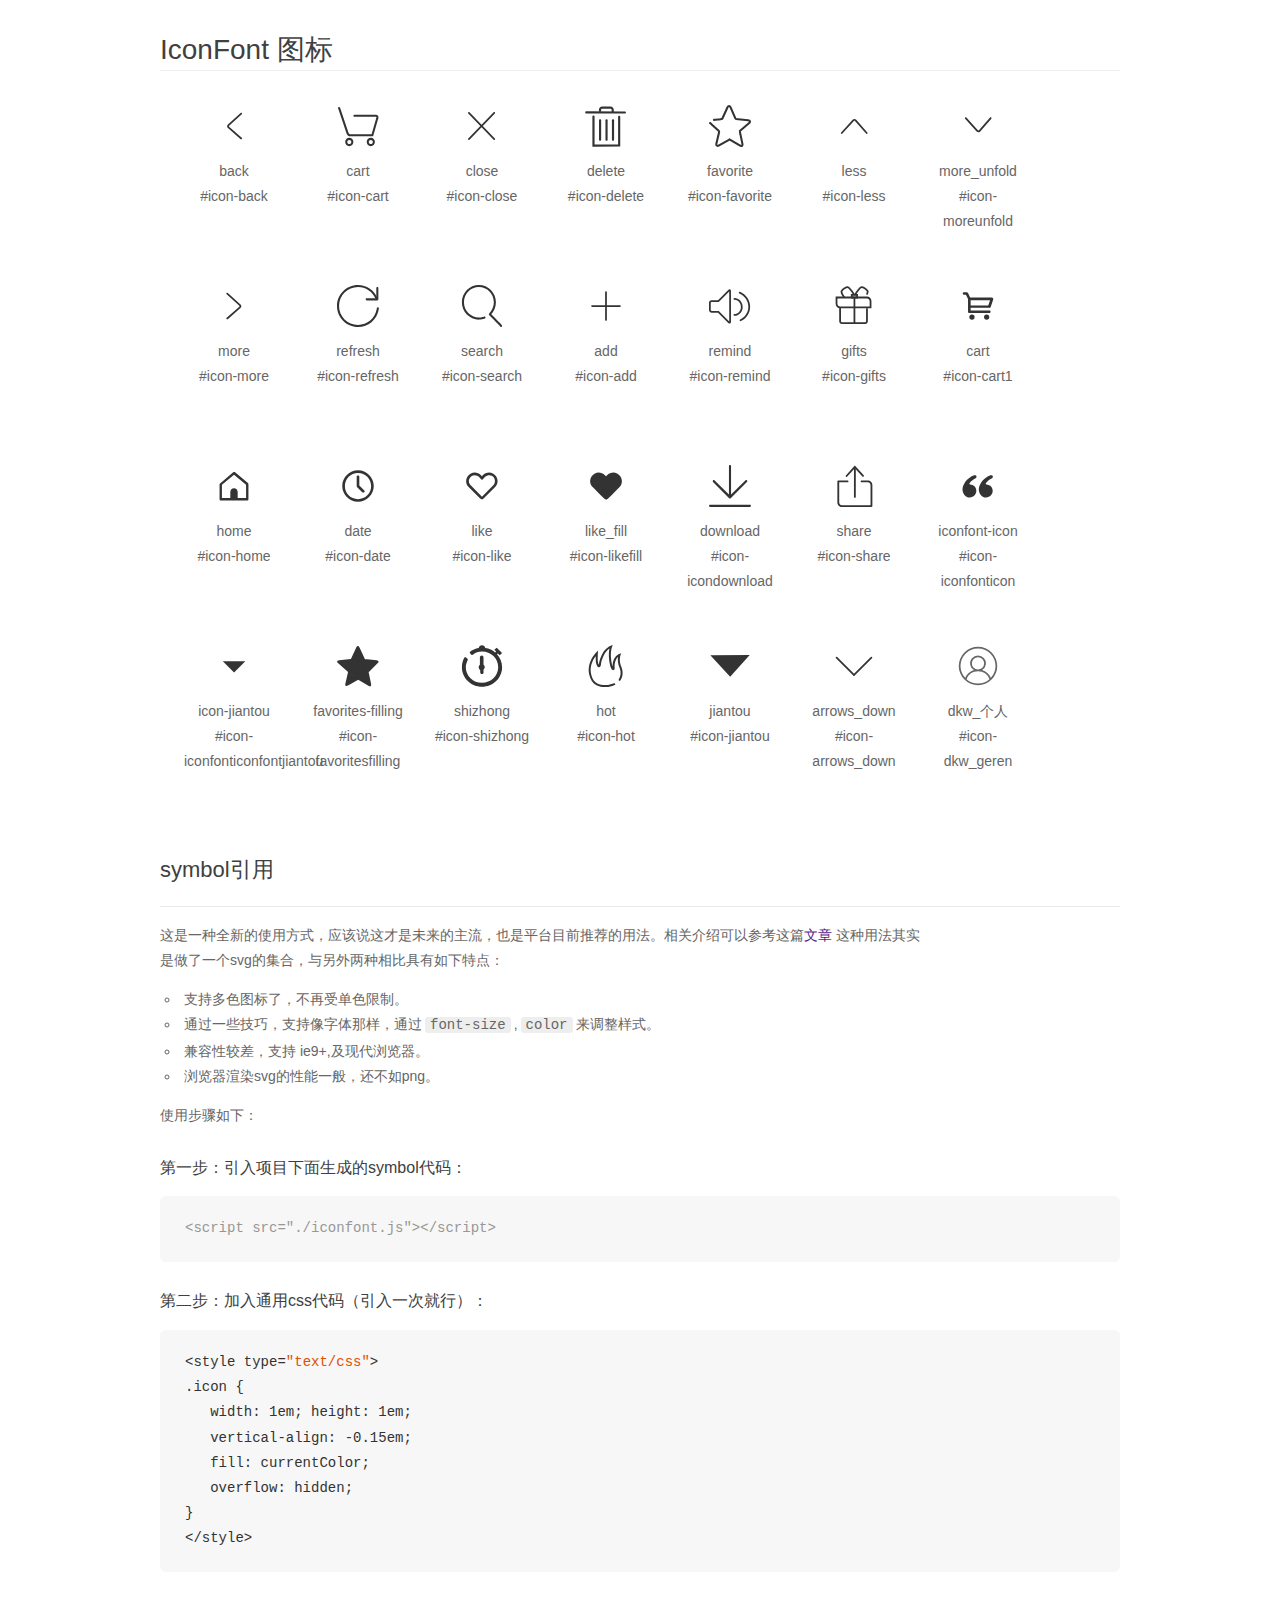
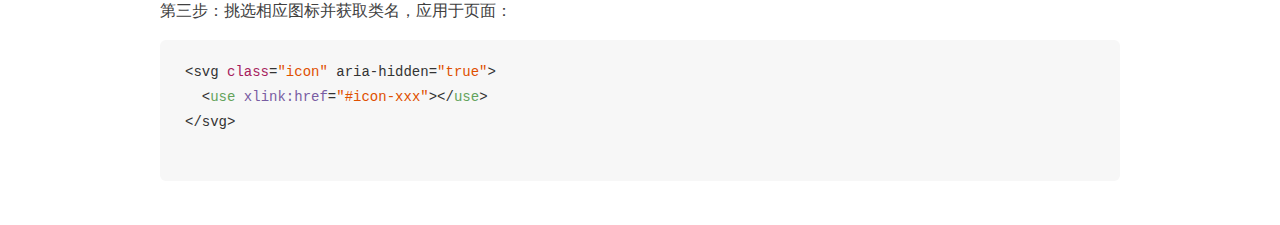
<file: iconfont/demo_symbol.html>
<!DOCTYPE html>
<html>
<head>
    <meta charset="utf-8"/>
    <title>IconFont</title>
    <link rel="stylesheet" href="demo.css">
    <script src="iconfont.js"></script>

    <style type="text/css">
        .icon {
          /* 通过设置 font-size 来改变图标大小 */
          width: 1em; height: 1em;
          /* 图标和文字相邻时，垂直对齐 */
          vertical-align: -0.15em;
          /* 通过设置 color 来改变 SVG 的颜色/fill */
          fill: currentColor;
          /* path 和 stroke 溢出 viewBox 部分在 IE 下会显示
             normalize.css 中也包含这行 */
          overflow: hidden;
        }

    </style>
</head>
<body>
    <div class="main markdown">
        <h1>IconFont 图标</h1>
        <ul class="icon_lists clear">
            
                <li>
                    <svg class="icon" aria-hidden="true">
                        <use xlink:href="#icon-back"></use>
                    </svg>
                    <div class="name">back</div>
                    <div class="fontclass">#icon-back</div>
                </li>
            
                <li>
                    <svg class="icon" aria-hidden="true">
                        <use xlink:href="#icon-cart"></use>
                    </svg>
                    <div class="name">cart</div>
                    <div class="fontclass">#icon-cart</div>
                </li>
            
                <li>
                    <svg class="icon" aria-hidden="true">
                        <use xlink:href="#icon-close"></use>
                    </svg>
                    <div class="name">close</div>
                    <div class="fontclass">#icon-close</div>
                </li>
            
                <li>
                    <svg class="icon" aria-hidden="true">
                        <use xlink:href="#icon-delete"></use>
                    </svg>
                    <div class="name">delete</div>
                    <div class="fontclass">#icon-delete</div>
                </li>
            
                <li>
                    <svg class="icon" aria-hidden="true">
                        <use xlink:href="#icon-favorite"></use>
                    </svg>
                    <div class="name">favorite</div>
                    <div class="fontclass">#icon-favorite</div>
                </li>
            
                <li>
                    <svg class="icon" aria-hidden="true">
                        <use xlink:href="#icon-less"></use>
                    </svg>
                    <div class="name">less</div>
                    <div class="fontclass">#icon-less</div>
                </li>
            
                <li>
                    <svg class="icon" aria-hidden="true">
                        <use xlink:href="#icon-moreunfold"></use>
                    </svg>
                    <div class="name">more_unfold</div>
                    <div class="fontclass">#icon-moreunfold</div>
                </li>
            
                <li>
                    <svg class="icon" aria-hidden="true">
                        <use xlink:href="#icon-more"></use>
                    </svg>
                    <div class="name">more</div>
                    <div class="fontclass">#icon-more</div>
                </li>
            
                <li>
                    <svg class="icon" aria-hidden="true">
                        <use xlink:href="#icon-refresh"></use>
                    </svg>
                    <div class="name">refresh</div>
                    <div class="fontclass">#icon-refresh</div>
                </li>
            
                <li>
                    <svg class="icon" aria-hidden="true">
                        <use xlink:href="#icon-search"></use>
                    </svg>
                    <div class="name">search</div>
                    <div class="fontclass">#icon-search</div>
                </li>
            
                <li>
                    <svg class="icon" aria-hidden="true">
                        <use xlink:href="#icon-add"></use>
                    </svg>
                    <div class="name">add</div>
                    <div class="fontclass">#icon-add</div>
                </li>
            
                <li>
                    <svg class="icon" aria-hidden="true">
                        <use xlink:href="#icon-remind"></use>
                    </svg>
                    <div class="name">remind</div>
                    <div class="fontclass">#icon-remind</div>
                </li>
            
                <li>
                    <svg class="icon" aria-hidden="true">
                        <use xlink:href="#icon-gifts"></use>
                    </svg>
                    <div class="name">gifts</div>
                    <div class="fontclass">#icon-gifts</div>
                </li>
            
                <li>
                    <svg class="icon" aria-hidden="true">
                        <use xlink:href="#icon-cart1"></use>
                    </svg>
                    <div class="name">cart</div>
                    <div class="fontclass">#icon-cart1</div>
                </li>
            
                <li>
                    <svg class="icon" aria-hidden="true">
                        <use xlink:href="#icon-home"></use>
                    </svg>
                    <div class="name">home</div>
                    <div class="fontclass">#icon-home</div>
                </li>
            
                <li>
                    <svg class="icon" aria-hidden="true">
                        <use xlink:href="#icon-date"></use>
                    </svg>
                    <div class="name">date</div>
                    <div class="fontclass">#icon-date</div>
                </li>
            
                <li>
                    <svg class="icon" aria-hidden="true">
                        <use xlink:href="#icon-like"></use>
                    </svg>
                    <div class="name">like</div>
                    <div class="fontclass">#icon-like</div>
                </li>
            
                <li>
                    <svg class="icon" aria-hidden="true">
                        <use xlink:href="#icon-likefill"></use>
                    </svg>
                    <div class="name">like_fill</div>
                    <div class="fontclass">#icon-likefill</div>
                </li>
            
                <li>
                    <svg class="icon" aria-hidden="true">
                        <use xlink:href="#icon-icondownload"></use>
                    </svg>
                    <div class="name">download</div>
                    <div class="fontclass">#icon-icondownload</div>
                </li>
            
                <li>
                    <svg class="icon" aria-hidden="true">
                        <use xlink:href="#icon-share"></use>
                    </svg>
                    <div class="name">share</div>
                    <div class="fontclass">#icon-share</div>
                </li>
            
                <li>
                    <svg class="icon" aria-hidden="true">
                        <use xlink:href="#icon-iconfonticon"></use>
                    </svg>
                    <div class="name">iconfont-icon</div>
                    <div class="fontclass">#icon-iconfonticon</div>
                </li>
            
                <li>
                    <svg class="icon" aria-hidden="true">
                        <use xlink:href="#icon-iconfonticonfontjiantou"></use>
                    </svg>
                    <div class="name">icon-jiantou</div>
                    <div class="fontclass">#icon-iconfonticonfontjiantou</div>
                </li>
            
                <li>
                    <svg class="icon" aria-hidden="true">
                        <use xlink:href="#icon-favoritesfilling"></use>
                    </svg>
                    <div class="name">favorites-filling</div>
                    <div class="fontclass">#icon-favoritesfilling</div>
                </li>
            
                <li>
                    <svg class="icon" aria-hidden="true">
                        <use xlink:href="#icon-shizhong"></use>
                    </svg>
                    <div class="name">shizhong</div>
                    <div class="fontclass">#icon-shizhong</div>
                </li>
            
                <li>
                    <svg class="icon" aria-hidden="true">
                        <use xlink:href="#icon-hot"></use>
                    </svg>
                    <div class="name">hot</div>
                    <div class="fontclass">#icon-hot</div>
                </li>
            
                <li>
                    <svg class="icon" aria-hidden="true">
                        <use xlink:href="#icon-jiantou"></use>
                    </svg>
                    <div class="name">jiantou</div>
                    <div class="fontclass">#icon-jiantou</div>
                </li>
            
                <li>
                    <svg class="icon" aria-hidden="true">
                        <use xlink:href="#icon-arrows_down"></use>
                    </svg>
                    <div class="name">arrows_down</div>
                    <div class="fontclass">#icon-arrows_down</div>
                </li>
            
                <li>
                    <svg class="icon" aria-hidden="true">
                        <use xlink:href="#icon-dkw_geren"></use>
                    </svg>
                    <div class="name">dkw_个人</div>
                    <div class="fontclass">#icon-dkw_geren</div>
                </li>
            
        </ul>


        <h2 id="symbol-">symbol引用</h2>
        <hr>

        <p>这是一种全新的使用方式，应该说这才是未来的主流，也是平台目前推荐的用法。相关介绍可以参考这篇<a href="">文章</a>
        这种用法其实是做了一个svg的集合，与另外两种相比具有如下特点：</p>
        <ul>
          <li>支持多色图标了，不再受单色限制。</li>
          <li>通过一些技巧，支持像字体那样，通过<code>font-size</code>,<code>color</code>来调整样式。</li>
          <li>兼容性较差，支持 ie9+,及现代浏览器。</li>
          <li>浏览器渲染svg的性能一般，还不如png。</li>
        </ul>
        <p>使用步骤如下：</p>
        <h3 id="-symbol-">第一步：引入项目下面生成的symbol代码：</h3>
        <pre><code class="lang-js hljs javascript"><span class="hljs-comment">&lt;script src="./iconfont.js"&gt;&lt;/script&gt;</span></code></pre>
        <h3 id="-css-">第二步：加入通用css代码（引入一次就行）：</h3>
        <pre><code class="lang-js hljs javascript">&lt;style type=<span class="hljs-string">"text/css"</span>&gt;
.icon {
   width: <span class="hljs-number">1</span>em; height: <span class="hljs-number">1</span>em;
   vertical-align: <span class="hljs-number">-0.15</span>em;
   fill: currentColor;
   overflow: hidden;
}
&lt;<span class="hljs-regexp">/style&gt;</span></code></pre>
        <h3 id="-">第三步：挑选相应图标并获取类名，应用于页面：</h3>
        <pre><code class="lang-js hljs javascript">&lt;svg <span class="hljs-class"><span class="hljs-keyword">class</span></span>=<span class="hljs-string">"icon"</span> aria-hidden=<span class="hljs-string">"true"</span>&gt;<span class="xml"><span class="hljs-tag">
  &lt;<span class="hljs-name">use</span> <span class="hljs-attr">xlink:href</span>=<span class="hljs-string">"#icon-xxx"</span>&gt;</span><span class="hljs-tag">&lt;/<span class="hljs-name">use</span>&gt;</span>
</span>&lt;<span class="hljs-regexp">/svg&gt;
        </span></code></pre>
    </div>
</body>
</html>
</file>
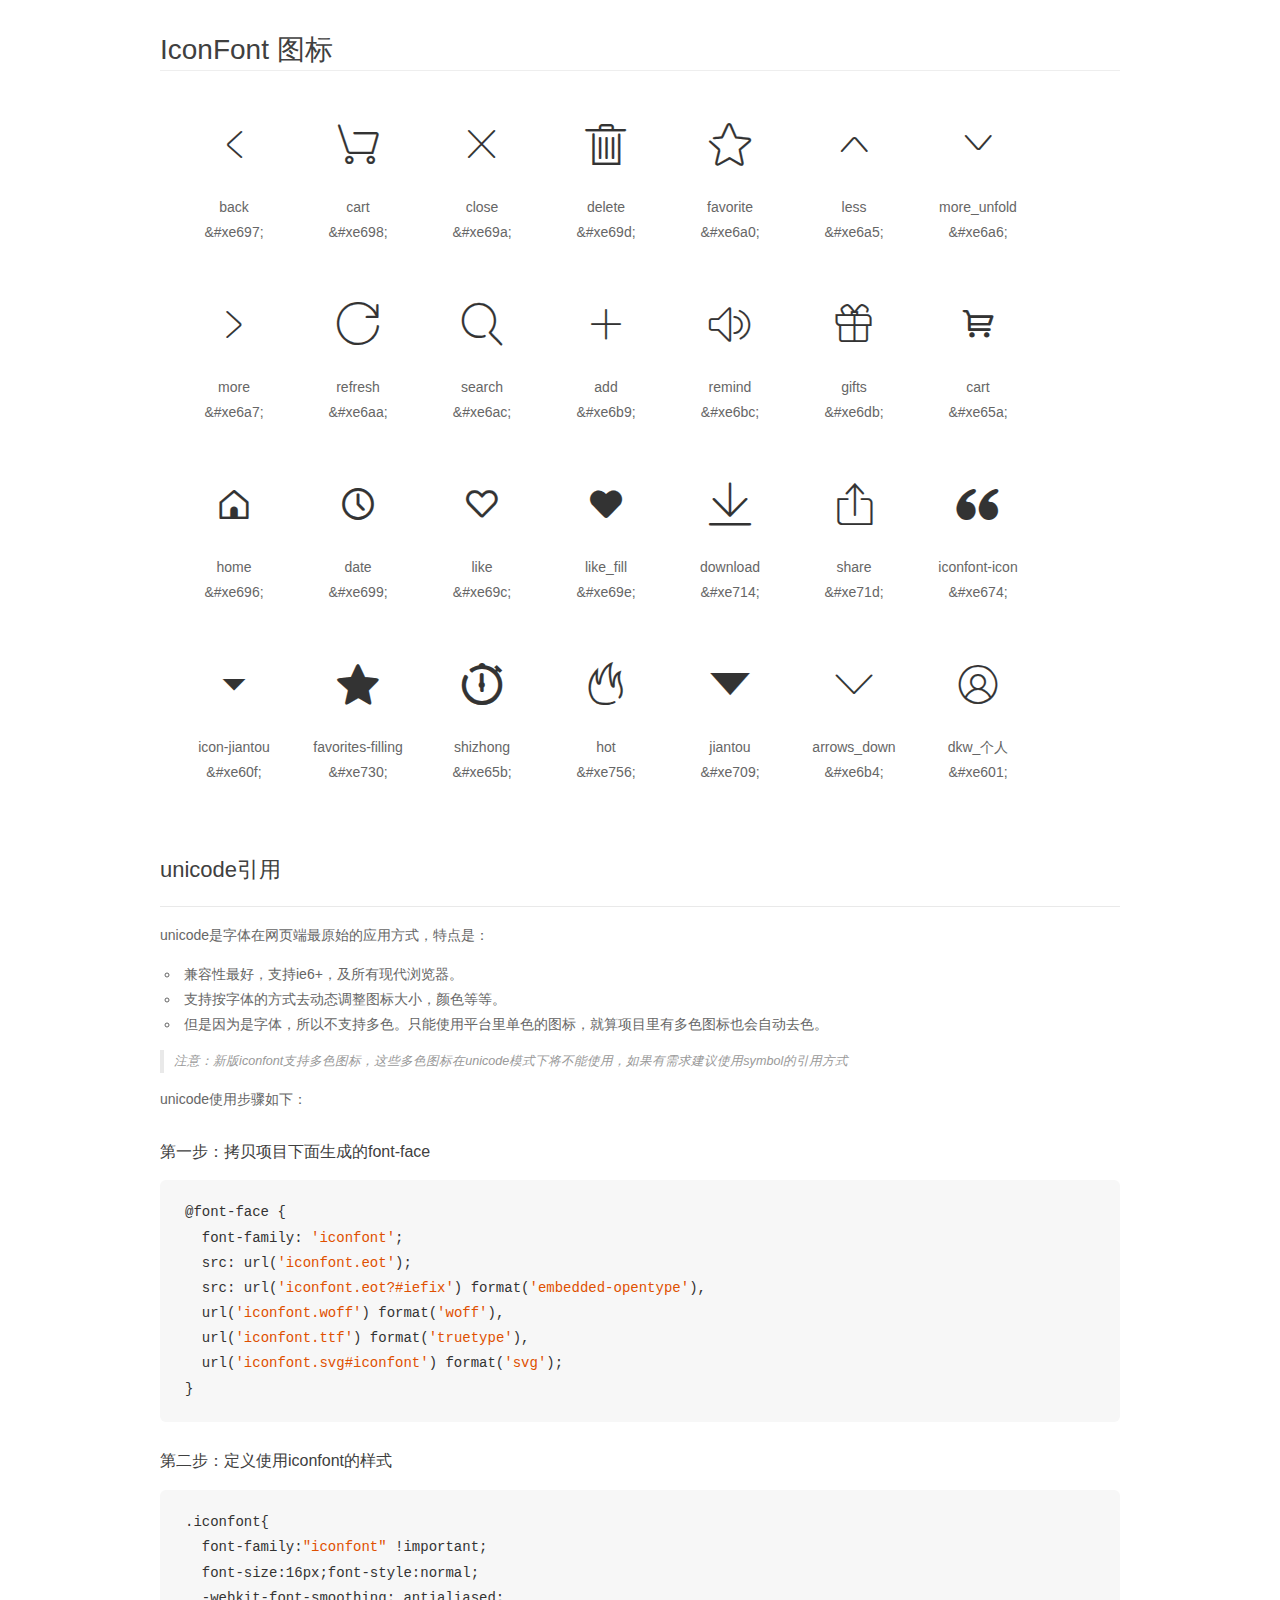
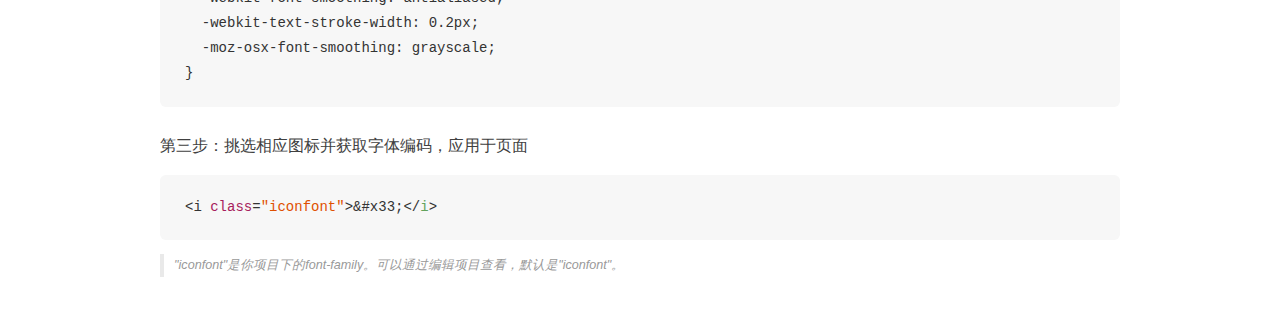
<file: iconfont/demo_unicode.html>
<!DOCTYPE html>
<html>
<head>
    <meta charset="utf-8"/>
    <title>IconFont</title>
    <link rel="stylesheet" href="demo.css">

    <style type="text/css">

        @font-face {font-family: "iconfont";
          src: url('iconfont.eot'); /* IE9*/
          src: url('iconfont.eot#iefix') format('embedded-opentype'), /* IE6-IE8 */
          url('iconfont.woff') format('woff'), /* chrome, firefox */
          url('iconfont.ttf') format('truetype'), /* chrome, firefox, opera, Safari, Android, iOS 4.2+*/
          url('iconfont.svg#iconfont') format('svg'); /* iOS 4.1- */
        }

        .iconfont {
          font-family:"iconfont" !important;
          font-size:16px;
          font-style:normal;
          -webkit-font-smoothing: antialiased;
          -webkit-text-stroke-width: 0.2px;
          -moz-osx-font-smoothing: grayscale;
        }

    </style>
</head>
<body>
    <div class="main markdown">
        <h1>IconFont 图标</h1>
        <ul class="icon_lists clear">
            
                <li>
                <i class="icon iconfont">&#xe697;</i>
                    <div class="name">back</div>
                    <div class="code">&amp;#xe697;</div>
                </li>
            
                <li>
                <i class="icon iconfont">&#xe698;</i>
                    <div class="name">cart</div>
                    <div class="code">&amp;#xe698;</div>
                </li>
            
                <li>
                <i class="icon iconfont">&#xe69a;</i>
                    <div class="name">close</div>
                    <div class="code">&amp;#xe69a;</div>
                </li>
            
                <li>
                <i class="icon iconfont">&#xe69d;</i>
                    <div class="name">delete</div>
                    <div class="code">&amp;#xe69d;</div>
                </li>
            
                <li>
                <i class="icon iconfont">&#xe6a0;</i>
                    <div class="name">favorite</div>
                    <div class="code">&amp;#xe6a0;</div>
                </li>
            
                <li>
                <i class="icon iconfont">&#xe6a5;</i>
                    <div class="name">less</div>
                    <div class="code">&amp;#xe6a5;</div>
                </li>
            
                <li>
                <i class="icon iconfont">&#xe6a6;</i>
                    <div class="name">more_unfold</div>
                    <div class="code">&amp;#xe6a6;</div>
                </li>
            
                <li>
                <i class="icon iconfont">&#xe6a7;</i>
                    <div class="name">more</div>
                    <div class="code">&amp;#xe6a7;</div>
                </li>
            
                <li>
                <i class="icon iconfont">&#xe6aa;</i>
                    <div class="name">refresh</div>
                    <div class="code">&amp;#xe6aa;</div>
                </li>
            
                <li>
                <i class="icon iconfont">&#xe6ac;</i>
                    <div class="name">search</div>
                    <div class="code">&amp;#xe6ac;</div>
                </li>
            
                <li>
                <i class="icon iconfont">&#xe6b9;</i>
                    <div class="name">add</div>
                    <div class="code">&amp;#xe6b9;</div>
                </li>
            
                <li>
                <i class="icon iconfont">&#xe6bc;</i>
                    <div class="name">remind</div>
                    <div class="code">&amp;#xe6bc;</div>
                </li>
            
                <li>
                <i class="icon iconfont">&#xe6db;</i>
                    <div class="name">gifts</div>
                    <div class="code">&amp;#xe6db;</div>
                </li>
            
                <li>
                <i class="icon iconfont">&#xe65a;</i>
                    <div class="name">cart</div>
                    <div class="code">&amp;#xe65a;</div>
                </li>
            
                <li>
                <i class="icon iconfont">&#xe696;</i>
                    <div class="name">home</div>
                    <div class="code">&amp;#xe696;</div>
                </li>
            
                <li>
                <i class="icon iconfont">&#xe699;</i>
                    <div class="name">date</div>
                    <div class="code">&amp;#xe699;</div>
                </li>
            
                <li>
                <i class="icon iconfont">&#xe69c;</i>
                    <div class="name">like</div>
                    <div class="code">&amp;#xe69c;</div>
                </li>
            
                <li>
                <i class="icon iconfont">&#xe69e;</i>
                    <div class="name">like_fill</div>
                    <div class="code">&amp;#xe69e;</div>
                </li>
            
                <li>
                <i class="icon iconfont">&#xe714;</i>
                    <div class="name">download</div>
                    <div class="code">&amp;#xe714;</div>
                </li>
            
                <li>
                <i class="icon iconfont">&#xe71d;</i>
                    <div class="name">share</div>
                    <div class="code">&amp;#xe71d;</div>
                </li>
            
                <li>
                <i class="icon iconfont">&#xe674;</i>
                    <div class="name">iconfont-icon</div>
                    <div class="code">&amp;#xe674;</div>
                </li>
            
                <li>
                <i class="icon iconfont">&#xe60f;</i>
                    <div class="name">icon-jiantou</div>
                    <div class="code">&amp;#xe60f;</div>
                </li>
            
                <li>
                <i class="icon iconfont">&#xe730;</i>
                    <div class="name">favorites-filling</div>
                    <div class="code">&amp;#xe730;</div>
                </li>
            
                <li>
                <i class="icon iconfont">&#xe65b;</i>
                    <div class="name">shizhong</div>
                    <div class="code">&amp;#xe65b;</div>
                </li>
            
                <li>
                <i class="icon iconfont">&#xe756;</i>
                    <div class="name">hot</div>
                    <div class="code">&amp;#xe756;</div>
                </li>
            
                <li>
                <i class="icon iconfont">&#xe709;</i>
                    <div class="name">jiantou</div>
                    <div class="code">&amp;#xe709;</div>
                </li>
            
                <li>
                <i class="icon iconfont">&#xe6b4;</i>
                    <div class="name">arrows_down</div>
                    <div class="code">&amp;#xe6b4;</div>
                </li>
            
                <li>
                <i class="icon iconfont">&#xe601;</i>
                    <div class="name">dkw_个人</div>
                    <div class="code">&amp;#xe601;</div>
                </li>
            
        </ul>
        <h2 id="unicode-">unicode引用</h2>
        <hr>

        <p>unicode是字体在网页端最原始的应用方式，特点是：</p>
        <ul>
        <li>兼容性最好，支持ie6+，及所有现代浏览器。</li>
        <li>支持按字体的方式去动态调整图标大小，颜色等等。</li>
        <li>但是因为是字体，所以不支持多色。只能使用平台里单色的图标，就算项目里有多色图标也会自动去色。</li>
        </ul>
        <blockquote>
        <p>注意：新版iconfont支持多色图标，这些多色图标在unicode模式下将不能使用，如果有需求建议使用symbol的引用方式</p>
        </blockquote>
        <p>unicode使用步骤如下：</p>
        <h3 id="-font-face">第一步：拷贝项目下面生成的font-face</h3>
        <pre><code class="lang-js hljs javascript">@font-face {
  font-family: <span class="hljs-string">'iconfont'</span>;
  src: url(<span class="hljs-string">'iconfont.eot'</span>);
  src: url(<span class="hljs-string">'iconfont.eot?#iefix'</span>) format(<span class="hljs-string">'embedded-opentype'</span>),
  url(<span class="hljs-string">'iconfont.woff'</span>) format(<span class="hljs-string">'woff'</span>),
  url(<span class="hljs-string">'iconfont.ttf'</span>) format(<span class="hljs-string">'truetype'</span>),
  url(<span class="hljs-string">'iconfont.svg#iconfont'</span>) format(<span class="hljs-string">'svg'</span>);
}
</code></pre>
        <h3 id="-iconfont-">第二步：定义使用iconfont的样式</h3>
        <pre><code class="lang-js hljs javascript">.iconfont{
  font-family:<span class="hljs-string">"iconfont"</span> !important;
  font-size:<span class="hljs-number">16</span>px;font-style:normal;
  -webkit-font-smoothing: antialiased;
  -webkit-text-stroke-width: <span class="hljs-number">0.2</span>px;
  -moz-osx-font-smoothing: grayscale;
}
</code></pre>
        <h3 id="-">第三步：挑选相应图标并获取字体编码，应用于页面</h3>
        <pre><code class="lang-js hljs javascript">&lt;i <span class="hljs-class"><span class="hljs-keyword">class</span></span>=<span class="hljs-string">"iconfont"</span>&gt;&amp;#x33;<span class="xml"><span class="hljs-tag">&lt;/<span class="hljs-name">i</span>&gt;</span></span></code></pre>

        <blockquote>
        <p>"iconfont"是你项目下的font-family。可以通过编辑项目查看，默认是"iconfont"。</p>
        </blockquote>
    </div>


</body>
</html>
</file>
<file: iconfont/iconfont.css>
@font-face {font-family: "iconfont";
  src: url('iconfont.eot?t=1495769911977'); /* IE9*/
  src: url('iconfont.eot?t=1495769911977#iefix') format('embedded-opentype'), /* IE6-IE8 */
  url('iconfont.woff?t=1495769911977') format('woff'), /* chrome, firefox */
  url('iconfont.ttf?t=1495769911977') format('truetype'), /* chrome, firefox, opera, Safari, Android, iOS 4.2+*/
  url('iconfont.svg?t=1495769911977#iconfont') format('svg'); /* iOS 4.1- */
}

.iconfont {
  font-family:"iconfont" !important;
  font-size:16px;
  font-style:normal;
  -webkit-font-smoothing: antialiased;
  -moz-osx-font-smoothing: grayscale;
}

.icon-back:before { content: "\e697"; }

.icon-cart:before { content: "\e698"; }

.icon-close:before { content: "\e69a"; }

.icon-delete:before { content: "\e69d"; }

.icon-favorite:before { content: "\e6a0"; }

.icon-less:before { content: "\e6a5"; }

.icon-moreunfold:before { content: "\e6a6"; }

.icon-more:before { content: "\e6a7"; }

.icon-refresh:before { content: "\e6aa"; }

.icon-search:before { content: "\e6ac"; }

.icon-add:before { content: "\e6b9"; }

.icon-remind:before { content: "\e6bc"; }

.icon-gifts:before { content: "\e6db"; }

.icon-cart1:before { content: "\e65a"; }

.icon-home:before { content: "\e696"; }

.icon-date:before { content: "\e699"; }

.icon-like:before { content: "\e69c"; }

.icon-likefill:before { content: "\e69e"; }

.icon-icondownload:before { content: "\e714"; }

.icon-share:before { content: "\e71d"; }

.icon-iconfonticon:before { content: "\e674"; }

.icon-iconfonticonfontjiantou:before { content: "\e60f"; }

.icon-favoritesfilling:before { content: "\e730"; }

.icon-shizhong:before { content: "\e65b"; }

.icon-hot:before { content: "\e756"; }

.icon-jiantou:before { content: "\e709"; }

.icon-arrows_down:before { content: "\e6b4"; }

.icon-dkw_geren:before { content: "\e601"; }
</file>
<file: style/common.css>
html,body, ul, li, ol, dl, dd, dt, p, h1, h2, h3, h4, h5, h6, form, fieldset, legend, img { 
	margin:0;
	padding:0; 
}
a{
	text-decoration:none;
}
ul,ol,li{
	list-style: none;
}
img{
	border:0;display:block;
}
body{
	font-family:"微软雅黑";
}
b,strong{
	font-weight:100;
}
i,em{
	font-style:normal;
}
h1,h2,h3,h4,h5,h6{
	font-size:16px;
	font-weight:100;
}
.clearfix:after{
	content:".";
	clear:both;
	display:block;
	height:0;
	overflow:hidden;
	visibility: hidden;
}
            /*header  头部*/

/*index-page*/
#index-Page{
	width:100%;
	height:32px;
	background:#f2f2f2;
	border-bottom:1px solid #e5e5e5;
}
.index-page{
	width:1200px;
	height:32px;
	background:#f2f2f2;
	margin:0 auto;
	color:#6c6c6c;
}
.index-page-left{
	float: left;
	line-height:32px;
	font-size:12px;
}
.index-page-left a{
	color:#ec3e7d;
	text-decoration:underline;
}
.index-page-right{
	float:right;
	line-height:32px;
	font-size: 12px;
}
.index-page-right li{
	float:left;
	margin-right:26px;
	padding:0 5px;
}
.index-page-right .lione{
	line-height:32px;
	position: relative;
}
/*隐藏的*/
.lione-none-dl{
	position: relative;
	background: #fff;
    position: absolute;
    top: 32px;
    right: 0px;
    padding: 4px 0px 3px 10px;
    width: 80px;
    z-index: 10;
    display: none;
    box-shadow: 0px 4px 8px rgba(0,0,0,.2);
}
.lione-none-dl a{
	text-align: left;
    line-height: 25px;
    padding-left: 10px;
    display: block;
    color: #888;
    font-size:12px;
}
.li-shop{
	position: relative;
}
.li-shop .li-shop-none{
	display:none;
	width: 300px;
    overflow: hidden;
    background-color: white;
    position: absolute;
    top: 32px;
    right: 0;
    border: 1px solid #ddd;
    box-shadow: 2px 2px 10px rgba(0,0,0,.2);
    z-index: 1000;
}
.li-shop-none div{
	padding: 10px 82px;
    line-height: 25px;
}
.index-page-right i{
	font-size:14px !important ;
	color:#ec3e7d;	
}
.icon-arrows_down{
	color:#999 !important;
	font-weight:900 !important;
}
.index-page-right .liwb,.index-page-right .liwx{
	position: relative;
	margin-top:10px;
	margin-right:12px;;
}
.liwb div{
	background-color: #fff;
    width: 100px;
    height: 100px;
    position: absolute;
    z-index: 1;
    display: none;
    left: -36px;
    top:23px;
    border: 1px solid #ddd;
    box-shadow: 2px 2px 10px rgba(0,0,0,.2)
}
.liwb div img{
	width: 100px;
    height: 100px;
}
.liwx div{
	background-color: #fff;
    width: 100px;
    height: 100px;
    position: absolute;
    z-index: 1;
    display: none;
    left: -36px;
    top:23px;
    border: 1px solid #ddd;
    box-shadow: 2px 2px 10px rgba(0,0,0,.2)
}
.liwx div img{
	width: 100px;
    height: 100px;
}
.index-page-right .ligz{
	margin-right:12px;;
}
/*logo*/
#page-logo{
	height:95px;
	background:#fff;
}
.page-logo{
	width:1200px;
	height:95px;
	margin:0 auto;
	position:relative;
}
.page-logo .logo{
	width:170px;
	height:42px;
	float: left;
	margin-top:23px;
}
.page-logo .page-logo-search{
	position:absolute;
	left:400px;
	top:21px;
}
.page-logo-search #ipt{
	width:346px;
	height:36px;
	border:none;
	outline:none;
	border:2px solid #ec3e7d;
	font-size:16px;
	float: left;
}
.page-logo-search #btn{
	outline:none;
	border:none;
	width:90px;
	height:42px;
	background:#ec3e7d;
	border:2px solid #ec3e7d;
	float:left;
	color:#fff;
}
.page-logo-search .keyworld{
	float: left;
	width:500px;
	height:30px;
	line-height: 30px;
	
}
.keyworld a{
	display: inline-block;
	height:14px;
	font-size: 14px;
	line-height:14px;
	color:#6c6c6c;
	padding-right:10px;
	border-right:1px solid #999;
}
.keyworld .lastA{
	border-right:none;
}
/*nav*/
#nav{
	height:36px;
	background:#fff;
}
#nav .nav{
	width:1200px;
	height:36px;
	margin:0 auto;
	position:relative;
}
.nav .nav-L{
	width:190px;
	height:36px;
	background:#333;
	float: left;
}
.nav-L-three{
	width:16px;
	height:20px;
	float: left;
	margin-top: 7px;
	margin-right:17px;
	margin-left:15px;
}
.nav-L-three .none{
	height:25%;
	width:100%;
	border-bottom:1px solid #fff;

}
.nav-L-fl{
	color:#fff;
	line-height:36px;
	float:left;
	text-align: center;
}
.nav .nav-R{

	height:36px;
	float:left;
	line-height: 36px;
	margin-left:20px;;
}
.nav .nav-R .i1{
	float:left;
	color:#999;
	padding: 0 8px;
}
.nav .nav-R li .sub_nav_hoticon{
	width: 25px;
    height: 16px;
    background:url(../images/top_hot_icon.png) no-repeat;
    display: inline-block;
    margin-left: 3px;
    margin-bottom: -1px;
}
.nav .nav-R li {
	display: inline-block;
	float:left;
	padding:0 14px;
}
.nav .nav-R li a{

	color:#000;
}
.li-brand{
	position:relative;
}
.li-brand-none{
	display:none;
	position: absolute;
    top: 36px;
    left: 0px;
    width: 95px;
    height: 280px;
    background: #fff;
    border: 1px solid #bababa;
    border-top: none;
    z-index: 105;
    cursor: pointer;
}
.nav .nav-R .li-brand b{
	float: right;
}
.li-brand-none-t{
	background: #eee;
    line-height: 42px;
    color: #ec3e7d;
    font-size: 14px;
    text-indent: 8px;
    display: block;
    clear: both;
    overflow: hidden;
    text-align: center;
}
.none-b-l ul{
    overflow-y: auto;
    margin: 4px 0;
    padding-left:15px;
}
.none-b-l ul p{
	float: left;
    display:inline-block;
    overflow: hidden;
    padding: 0 5px;
    text-align: center;
}
.none-b-l ul p a{
	color: #333;
    font-size: 13px;
    line-height: 28px;
    font-weight: normal;
    padding: 0;
    text-align: center;
}
.nav-L-none-ul{
	position:absolute;
	top:36px;
	height:420px;
	z-index:999;
	display:none;                                        /*隐藏的二级菜单*/
}

/*二级菜单css*/
.nav-L-none-ul ul{
	position: relative;
}
.nav-L-none-ul li{
	width: 162px !important;
    height: 29px !important;
    padding: 11px 14px;
    position: relative;
    background-color:#fa3778;
    border-bottom:1px dotted #fe7dab;
    line-height: 33px;
    background-repeat: no-repeat;
}
.nav-L-none-ul li::after{
	content: '';
    width: 20px;
    height: 20px;
    display: block;
    position: absolute;
    top: 16px;
    left: 14px;
    background-image: url(../images/pc_categorym-01.png);
    overflow: hidden;
}

.nav-L-none-li10::after{		
	background:#FFF url(../images/pc_categorym-02.png)no-repeat !important;
	background-position:center -10px !important;  
	content: '';
    width: 20px;
    height: 20px;
    display: block;
    position: absolute;
    top: 16px;
    left: 14px;
}
.nav-L-none-li11::after{		
	background:#FFF url(../images/pc_categorym-02.png)no-repeat !important;
	background-position:center -45px !important;  
	content: '';
    width: 20px;
    height: 20px;
    display: block;
    position: absolute;
    top: 16px;
    left: 14px;
}
.nav-L-none-li12::after{	
	background:#FFF url(../images/pc_categorym-02.png)no-repeat !important;
	background-position:center -78px !important;  
	content: '';
    width: 20px;
    height: 20px;
    display: block;
    position: absolute;
    top: 16px;
    left: 14px;
}
.nav-L-none-li13::after{	
	background:#FFF url(../images/pc_categorym-02.png)no-repeat !important;
	background-position:center -110px !important;  
	content: '';
    width: 20px;
    height: 20px;
    display: block;
    position: absolute;
    top: 16px;
    left: 14px;
}
.nav-L-none-li14::after{	
	background:#FFF url(../images/pc_categorym-02.png)no-repeat !important;
	background-position:center -143px !important;  
	content: '';
    width: 20px;
    height: 20px;
    display: block;
    position: absolute;
    top: 16px;
    left: 14px;
}
.nav-L-none-li15::after{	
	background:#FFF url(../images/pc_categorym-02.png)no-repeat !important;
	background-position:center -178px !important;  
	content: '';
    width: 20px;
    height: 20px;
    display: block;
    position: absolute;
    top: 16px;
    left: 14px;
}
.nav-L-none-li16::after{	
	background:#FFF url(../images/pc_categorym-02.png)no-repeat !important;
	background-position:center -209px !important;  
	content: '';
    width: 20px;
    height: 20px;
    display: block;
    position: absolute;
    top: 16px;
    left: 14px;
}
.nav-L-none-li17::after{	
	background:#FFF url(../images/pc_categorym-02.png)no-repeat !important;
	background-position:center -243px !important;  
	content: '';
    width: 20px;
    height: 20px;
    display: block;
    position: absolute;
    top: 16px;
    left: 14px;
}
.nav-L-none-li1::after{
    background-position:center -10px;  
}
.nav-L-none-li2::after{
    background-position:center -45px;
}
.nav-L-none-li3::after{
    background-position:center -78px;
}
.nav-L-none-li4::after{
    background-position:center -110px;
}
.nav-L-none-li5::after{
    background-position:center -143px;
}
.nav-L-none-li6::after{
    background-position:center -178px;
}
.nav-L-none-li7::after{
    background-position:center -209px;
}
.nav-L-none-li8::after{
    background-position:center -243px;
}
.nav-L-none-ul .lilast{
	padding-bottom:15px;
}
.nav-L-none-i{
	display: block;
    float: right;
    color: #fff;
    width: 20px;
    height: 30px;
    text-align: center;
    line-height: 30px !important;
    font-size:16px;	    
}

.nav-L-none-div{
	display: inline-block;
	width:65px;
	float: left;
	padding-left: 40px;
	color:#fff;
}
/*三级菜单*/
.nav-L-none_li1{
	position: absolute;
	left:190px;
	top:-1px;
	width:340px;
    background-color: #fff;
    padding: 10px 25px;
    box-sizing: border-box;
    -moz-box-sizing: border-box;
    -webkit-box-sizing: border-box;
   	display: none;
    overflow: hidden;
    border: 1px solid #fa3778;
}
.nav-L-none_li1 p{
    height: 35px;
    line-height: 35px;
    font-size: 14px;
    font-weight: bold;	    
}
.nav-L-none_li1 p a{
	color:#555;
}
.nav-L-none_li1 a{
	display: inline-block;
    padding: 0px 5px;
    text-align: center;
    color: #999;
    font-size: 12px;
    line-height: 24px;

}

		/*footer  尾部*/
			/*footer-promise*/
.footer-promise{
	width:1200px;
	margin:0 auto;
	height:126px;
}
.footer-promise-item_1,.footer-promise-item_2,.footer-promise-item_3,.footer-promise-item_4{
	height: 100%;
    float: left;
    width: 182px;
    margin-right: 66px;
    overflow: hidden;
}
.footer-promise-item-1{
	width:32px;
	float: left;
    margin-top: 42px;
    height: 32px;
    color: #fff;
    background: url(../images/promise_icon.png) no-repeat ;
}
.footer-promise-item-2{
	width: 127px;
    overflow: hidden;
    margin-left: 14px;
    float: left;
    height: 50px;
    margin-top: 38px;
}
.footer-promise-item-2-p1{
	font-size: 18px;
    color: #222;
    width: 100%;
    height: 22px;
    overflow: hidden;
    white-space: nowrap;
    text-overflow: ellipsis;
}
.footer-promise-item-2-p2{
	font-size: 13px;
    color: #999999;
    margin-top: 4px;
    width: 100%;
    height: 22px;
    overflow: hidden;
    white-space: nowrap;
}
.footer-promise-item_2 .footer-promise-item-1{
	background: url(../images/promise_icon.png) no-repeat -56px center;
}
.footer-promise-item_3 .footer-promise-item-1{
	background: url(../images/promise_icon.png) no-repeat -112px center;
}
.footer-promise-item_4 .footer-promise-item-1{
	background: url(../images/promise_icon.png) no-repeat -177px center;
}
.footer-promise-item_5 .footer-promise-item-1{
	background: url(../images/promise_icon.png) no-repeat -236px center;
}
		/*footer-page*/
#footer-all{
	background:#fff;
}		
#footer-Page{
	width:1200px;
	margin:0 auto; 
	min-height:240px;
}		
.footer-page{
	width:900px;
	float: left;
}
.footer-page-ul{
	width: 90px;
    float: left;
    margin-right: 90px;
    margin-top: 16px;
    overflow: hidden;
}
.footer-page-ul h4{
	font-size: 15px;
    font-weight: bold;
}
.footer-page-ul li a{
	color:#999;
	overflow: hidden;
    white-space: nowrap;
    text-overflow: ellipsis;
    display: block;
    font-size: 12px;
    line-height: 25px;
}
#footer-Page .img1{
	padding:20px 0;
}
#footer-Page .a1{
	display: inline-block;
	height:100px;
}
.footer-sys{
	width:300px;
	float: left;
	margin-top: 20px;
}
.footer-sys-L{
	float: left;
	text-align: center;
	margin-right:40px;
}
.footer-sys-L h3{
	font-size:12px;
	font-weight:900;
	color:900;
	line-height:20px;
}
.footer-sys-R{
	float: left;
	text-align: center;
}
.footer-sys-R h3{
	font-size:12px;
	font-weight:900;
	color:900;
	line-height:20px;
}
.footer-sys img{
	width: 128px;
	height:128px;
}
/*yqLink*/
#footer-YqLink{
	width:100%;
	background:#000;
	margin-top:20px;
}
.footer-yqLink{
	width:1200px;
	margin:0 auto;
	padding:26px 0;
	font-size:12px;
}
.footer-yqLink-T a{
	display: inline-block;
    padding: 1px 5px;
    color: #fff;
    font-size: 12px;
}
.footer-yqLink-B{
	padding-top: 14px;
    line-height: 12px;
    color: #fff;
}
/*侧边栏   sidebar*/
#sidebar-box{
	width:38px;
	height:100%;
	background:#4c4c4c;
	position: fixed;
	top:0;
	right:0;
}
.sidebar-box{
	background: #4c4c4c;
    height: 100%;
    position: absolute;
    top: 0;
    width: 40px;
}
.box-one{
	position: absolute;
    top: 40%;
    left: 0;
    margin-top: -190px;
    z-index: 2;
}
.sidecarts-tab{
	position: relative;
    left: 0;
    width: 38px;
    height: 38px;
    line-height: 38px;
    cursor: pointer;
    text-align: center;
    z-index: 9;
}

.sidecarts-tab .sidebar-tab-link i{
	color: #c69a62;
    font-size: 20px;
}
.sidebar-tab-tip{
	display: none;
    position: absolute;
    right: 90px;
    top: 0px;
    width: 90px;
    height: 38px;
    line-height: 38px;
    text-align: center;
    color: #ddd;
    background-color: #494949;
    box-shadow: 0 0 5px rgba(0,0,0,.2);
}
.sidecart_{
	padding: 15px 0;
    border-bottom: 1px solid #666;
    border-top: 1px solid #666;
    margin: 10px auto;
    height: 90px;
    text-align: center;
}
.sidecart_ .sidecart-text{
	width: 28px;
    margin: 0 auto;
    text-align: center;
    font-weight: normal;
    line-height: 15px;
}
#sidecart-text a{
	color: #fff;
    font-size: 12px;
    display: block;
    width: 20px;
    margin: 0 auto;
}
#sidecart-text a i{
	margin-bottom: 3px;
    display: block;
    color: #c69a62;
    font-size: 20px;
}
#sidecart-text b{
	background-color: #ec3e7d;
    line-height: 13px;
    padding: 0 3px;
    min-width: 12px;
    display: inline-block;
    border-radius: 10px;
    text-align: center;
    font-weight:900;
}
#js_cartnum{
	color: #fff;
    font-size: 9px;
    font-weight: normal;
    display: inline-block;
    margin-bottom: 2px;
}
.sidecart-cont{
	padding-left: 0;
    width: 300px;
    text-align: left;
    display: none;
    position: fixed;
    top: 0;
    right: 38px;
    background: #fff;
    box-shadow: -0.3em 0 0.4em 0.04em rgba(0,0,0,.2);
    height: 423px;
}
.sidecart-cont .cart-conttitle{
	height: 40px;
    line-height: 40px;
    font-size: 14px;
    padding-left: 14px;
    border-bottom: 1px solid #eaeaea;
    position: relative;
    text-align: left;
}
.btn-close{
	display: block;
	top: 50%;
    padding: 0;
    margin-top: -10px;
    right: 12px;
    position: absolute;
}
.js_updatecart .empty{
	padding: 20px;
    text-align: center;
}
.myfavdiv{
	position: relative;
    left: 0;
    width: 38px;
    height: 38px;
    line-height: 38px;
    cursor: pointer;
    text-align: center;
    z-index: 9;
}
.myfavdiv i{
	color: #c69a62;
    font-size: 20px;
}
.sidehistory{
	position: relative;
    left: 0;
    width: 38px;
    height: 38px;
    line-height: 38px;
    cursor: pointer;
    text-align: center;
    z-index: 9;
}
.sidehistory i{
	color: #c69a62;
    font-size: 20px;
}
.box-two{
	position: absolute;
    bottom: 2%;
    left: 0;
    z-index: 1;
}
#mui-mbar-tab-tip{
	right: 120px;
    margin-top: -50px;
    position: absolute;
    top: 0px;
    width: 90px;
    height: 38px;
    line-height: 38px;
    text-align: center;
    color: #ddd;
    background-color: #494949;
    box-shadow:0 0 5px rgba(0,0,0,.2);
}
/*返回顶部*/
#goTopBtn{
	text-align: center;
	visibility: hidden;
}
#goTopBtn a{
	font-size: 15px;
    font-weight: normal;
    line-height: 10px;
    color: #fff;
}
#goTopBtn a i{
	font-size: 8px;
    display: block;
    color: #c69a62;
}
</file>
<file: style/index.css>
html,body, ul, li, ol, dl, dd, dt, p, h1, h2, h3, h4, h5, h6, form, fieldset, legend, img { 
	margin:0;
	padding:0; 
}
a{
	text-decoration:none;
}
ul,ol,li{
	list-style: none;
}
img{
	border:0;display:block;
}
body{
	font-family:"微软雅黑";
}
b,strong{
	font-weight:100;
}
i,em{
	font-style:normal;
}
h1,h2,h3,h4,h5,h6{
	font-size:16px;
	font-weight:100;
}
.clearfix:after{
	content:".";
	clear:both;
	display:block;
	height:0;
	overflow:hidden;
	visibility: hidden;
}
body{
	background:#f2f2f2;
}
				/*头部引用的*/
.nav-L-none-ul{
	display: block !important;
}
				/*main*/
/*banner*/
#index-banner{
	width: 100%;
    margin: 0 auto;
    clear: both;
    background: #e7ddd4;
}
.index-banner{
    height: 420px;
    overflow: hidden;
    position: relative;
}
.banner-big li{
	height: 420px;
    width: 100%;
    list-style: none;
    display: block;
    overflow: hidden;
    border: 0;
    margin: 0;
    position: absolute;
}
.banner-smal{
	position: absolute;
    z-index: 60;
    bottom: 10px;
    left: 46%;
}
.banner-smal li{
    float: left;
    background: #333;
    opacity: .4;
    width: 15px;
    height: 15px;
    border-radius: 50%;
    margin-left: 7px;
    margin-right: 7px;
    text-indent: -9999px;
    overflow: hidden;
    border: 3px solid rgba(255,255,255,0.7);
}
.banner-smal li.active{
	background: #fa3778;
    opacity: 1;
}	
/*滚动新闻*/	
#Roll-new{
	width: 100%;
    overflow: hidden;
    background:#ececec;
}	
.Roll-new{
	font-size: 12px;
    width: 1200px;
    height: 28px;
    margin: 0 auto;
}
.Roll-new-icon{
	width: 22px;
    height: 28px;
    float: left;
    background: url(../images/megaphone.png) no-repeat;
    background-position: 2px 5px;
}
.Roll-new-icon-world{
	color: #fa3778;
    font-weight: 700;
    line-height: 28px;
    text-align: right;
    height: 28px;
    float: left;
}
.Roll-new-content{
	width: 270px;
    height: 28px;
    overflow: hidden;
    float: left;
    margin-left: 20px;
}
.Roll-new-content ul{
	width: 100%;
    height: 168px;
    position: relative;
    top:0px;
}
.Roll-new-content ul li{
	width: 100%;
    height: 28px;
    line-height: 28px;
    color:#999;
}

/*每日必看*/
#Daily-must-see{
	width: 1200px;
    margin: 0 auto;
}
.Daily-must-see{
	font-size: 12px;
    width: 1200px;
    margin: 0 auto;
    overflow: hidden;
    padding: 0 2px;
}
.Daily-must-see-head{
	width: 1200px;
    height: 26px;
    margin-top: 10px;
    margin-bottom: 26px;
    background: url(../images/must_check.png) no-repeat;
}	
.Daily-must-see-container .container-odd{
	float: left;
	width: 592px;
    overflow: hidden;
}
.container-item-odd{
	width: 592px;
    height: 260px;
    overflow: hidden;
    background-color: white;
    margin-bottom: 16px;
    border: 1px solid #eee;
}
.container-item-odd img{
	width: 360px;
    height: 100%;
    display: block;
    float: left;
}
.container-item-info{
	width: 230px;
    height: 100%;
    float: right;
    position: relative;
}
.container-item-info p{
	text-align: center;
}
.container-item-info-title{
	margin-top: 60px;
    font-size: 22px;
    color: #e93b78;
}
.container-item-info-subtit{
	color: #5a5a5a;
    font-size: 17px;
    margin-top: 10px;
}
.container-item-info-date{
	color: #5a5a5a;
    font-size: 13px;
    margin-top: 3px;
}
.container-item-info-date-btn{
	display: block;
    width: 108px;
    height: 32px;
    line-height: 32px;
    text-align: center;
    position: absolute;
    bottom: 50px;
    left: 62px;
    text-decoration: none;
    color: #fff;
    font-size: 16px;
    background-color: #e93b78;
    letter-spacing: 1px;
}
/*限时特卖*/
.Flash-Sale-head{
	width: 1200px;
    height: 26px;
    margin: 0 auto;
    background: url(../images/limitted_offer.png) no-repeat;
    margin-bottom: 10px;
    margin-top: 34px;
}
.Flash-Sale-grab{
	text-align: center;
	font-size: 20px;
}
.Flash-Sale-cantent{
	font-size: 12px;
    width: 1200px;
    margin: 0 auto;
}
.Flash-Sale-item{
	width: 1200px;
    height: 360px;
    overflow: hidden;
    margin-bottom: 20px;
    background-color: #fff;
}
.Flash-Sale-item-L{
	width: 640px;
    height: 360px;
    position: relative;
    float: left;
    overflow: hidden;
    text-align: center;
}
.Flash-Sale-item-L i{
	width: 68px;
    height: 68px;
    left: 16px;
    top: 12px;
    padding: 23px 20px 0 0;
    text-align: center;
    display: block;
    position: absolute;
    background: url(../images/discount_circle.png) no-repeat;
    z-index: 1;
}
.Flash-Sale-item-L i b{
	font-family: "Arial";
    color: #fff;
    font-size: 24px;
    font-weight: normal;
    margin-right: 0px;
    font-style: italic;
    width: 68px;
    display: block;
}
.Flash-Sale-item-L i b span{
	font-style: normal;
    font-weight: bold;
    font-size: 16px;
}
.Flash-Sale-item-R{
	width: 480px;
    height: 280px;
    margin: 40px 40px 0 0;
    float: right;
    position: relative;
}
.Flash-Sale-item-R-down{
	height: 24px;
    overflow: hidden;
    padding: 0 10px;
    background-color: #414141;
    color: #fff;
    line-height: 24px;
    text-align: center;
    font-size: 13px;
    display: inline-block;
}
.brief-introduction{
	width: 100%;
    height: 215px;
    overflow: hidden;
    position: relative;
}
.brief-introduction-intro{
	width: 100%;
    height: 120px;
    font-size: 17px;
    line-height: 30px;
    margin-top: 10px;
    margin-bottom: 10px;
    overflow: hidden;
    color: #222;
}
.brief-introduction-intro i{
	font-size: 18px;
    display: block;
    float: left;
    margin-right: 5px;
    color: #d9d9d9;
}
.brief-introduction-title{
	width: 100%;
    height: 20px;
    position: absolute;
    bottom: 44px;
    left: 0;
    font-size: 13px;
    overflow: hidden;
    white-space: nowrap;
    text-overflow: ellipsis;
    color: #666;
}
.brief-introduction-title b{
	color: #ee9c23;
}
.brief-introduction-price{
	width: 100%;
    height: 30px;
    position: absolute;
    bottom: 0;
    left: 0;
}
.brief-introduction-price-cur{
	font-weight: 600;
    color: #fc3f83;
    float: left;
    display: block;
    height: 30px;
    line-height: 30px;
}
.brief-introduction-price-cur-sig{
	font-size: 20px;
    display: block;
    float: left;
    margin-top: -4px;
}
.brief-introduction-price-cur-num{
	font-size: 32px;
    font-family: "Arial";
    line-height: 30px;
}
.brief-introduction-price-old{
	color: #999;
    float: left;
    margin-top: 9px;
    margin-left: 7px;
    position: relative;
    line-height: 23px;
    height: 23px;
    font-size: 13px;
}
.brief-introduction-price-old-num{
	text-decoration: line-through;
}
.Flash-Sale-item-Open-grab{
	width: 480px;
    height: 32px;
    position: absolute;
    bottom: 0;
}
.Flash-Sale-item-Open-grab-sold{
	width: 100px;
    height: 13px;
    line-height: 13px;
    margin-top: 19px;
    float: left;
    color: #999;
}
.Flash-Sale-item-Open-grab-qiang{
	width: 92px;
    height: 32px;
    display: block;
    float: right;
    line-height: 32px;
    text-align: center;
    cursor: pointer;
    background-color: #e93b78;
    color: #fff;
    font-size: 16px;
    letter-spacing: 1px;
}
.Flash-Sale-cantent .Flash-Sale-item:first-child{
	margin-top: 26px;
}
.Flash-Sale-cantent .Flash-Sale-item:last-child{
	margin-bottom: 0;
}
/*查看更多特卖*/
#View-more{
	text-align: center;
    padding-top: 20px;
}
#View-more a{
	display: block;
    width: 200px;
    height: 36px;
    line-height: 36px;
    font-size: 14px;
    color: #fff;
    margin: 0 auto;
    background: #000;
}
#View-more a span{
	font-size: 21px;
    position: relative;
    top:2px;
}
/*销售排行榜*/
.Ranking-List-outsource{
	width:1200px;
	margin:0 auto;
	padding-bottom:30px;
}
.Ranking-List{
	font-size:12px;
	width:1200px;
	overflow: hidden;
}
.Ranking-List-con-cantent{
	padding-bottom:30px;
}
.Ranking-List-head{
	width: 1200px;
    height: 26px;
    background: url(../images/title_ranking.png) no-repeat;
    margin: 0 auto;
    margin-top: 38px;
    margin-bottom: 26px;
}
.Ranking-List-con-cantent-L{
	width: 382px;
    border-top: 2px solid #fc3f83;
    background-color: #fff;
    float: left;
    margin-right: 27px;
}
.Ranking-L-hd{
	width: 100%;
    height: 64px;
    line-height: 64px;
    text-align: center;
    font-size: 22px;
    color: #111;
}
.Ranking-L-cantent,.Ranking-L-cantent2,.Ranking-L-cantent3{
	width: 362px;
    height: 80px;
    padding: 10px;
    position: relative;
    border-top: 1px solid #eee;
}
.Ranking-L-cantent-icon{
	width: 40px;
    height: 40px;
    position: absolute;
    left: -3px;
    top: -3px;
    background: url(../images/ranking_1.png) no-repeat;
}
.Ranking-L-cantent-icon:nth-child(2){
	background:url(../images/ranking_2.png) no-repeat;
}
.Ranking-L-cantent-icon:last-child{
	background:url(../images/ranking_3.png) no-repeat;
}
.Ranking-L-cantent img{
	max-width: 80px;
    max-height: 80px;
    float: left;
}
.Ranking-L-cantent-info{
	width: 272px;
    height: 80px;
    float: right;
}
.Ranking-L-cantent-name{
	width: 100%;
    height: 36px;
    line-height: 18px;
    overflow: hidden;
    margin-top: 13px;
    font-size: 13px;
}
.Ranking-L-cantent-name a{
	color:#222;
}
.Ranking-L-cantent-price{
	width: 100%;
    height: 20px;
    margin-top: 7px;
}
.Ranking-L-cantent-price-cur{
	float: left;
    color: #fc3f83;
    font-size: 16px;
    line-height: 20px;
    height: 20px;
}
.Ranking-L-cantent-price-old{
	float: left;
    margin-left: 5px;
    color: #999;
    height: 21px;
    line-height: 21px;
    position: relative;
}
.Ranking-L-cantent-price-old span{
	text-decoration: line-through;
}
.Ranking-L-cantent-price-sold{
	float: right;
    line-height: 20px;
    color: #999;
    font-size: 11.3px;
    margin-right: 10px;
}
.Ranking-List-con-cantent-R{
	margin-right:0;
}
			/*尾部引用的*/
</file>
<file: style/activePag.css>
html,body, ul, li, ol, dl, dd, dt, p, h1, h2, h3, h4, h5, h6, form, fieldset, legend, img { 
	margin:0;
	padding:0; 
}
a{
	text-decoration:none;
}
ul,ol,li{
	list-style: none;
}
img{
	border:0;display:block;
}
body{
	font-family:"微软雅黑";
}
b,strong{
	font-weight:100;
}
i,em{
	font-style:normal;
}
h1,h2,h3,h4,h5,h6{
	font-size:16px;
	font-weight:100;
}
.clearfix:after{
	content:".";
	clear:both;
	display:block;
	height:0;
	overflow:hidden;
	visibility: hidden;
}
body{
	background:#f2f2f2;
}
/*开始*/
/*限时特卖*/
.Flash-Sale-head{
	width: 1200px;
    height: 26px;
    margin: 0 auto;
    background: url(../images/limitted_offer.png) no-repeat;
    margin-bottom: 10px;
    margin-top: 34px;
}
.Flash-Sale-grab{
	text-align: center;
	font-size: 20px;
}
.Flash-Sale-cantent{
	font-size: 12px;
    width: 1200px;
    margin: 0 auto;
}
.Flash-Sale-item{
	width: 1200px;
    height: 360px;
    overflow: hidden;
    margin-bottom: 20px;
    background-color: #fff;
}
.Flash-Sale-item-L{
	width: 640px;
    height: 360px;
    position: relative;
    float: left;
    overflow: hidden;
    text-align: center;
}
.Flash-Sale-item-L i{
	width: 68px;
    height: 68px;
    left: 16px;
    top: 12px;
    padding: 23px 20px 0 0;
    text-align: center;
    display: block;
    position: absolute;
    background: url(../images/discount_circle.png) no-repeat;
    z-index: 1;
}
.Flash-Sale-item-L i b{
	font-family: "Arial";
    color: #fff;
    font-size: 24px;
    font-weight: normal;
    margin-right: 0px;
    font-style: italic;
    width: 68px;
    display: block;
}
.Flash-Sale-item-L i b span{
	font-style: normal;
    font-weight: bold;
    font-size: 16px;
}
.Flash-Sale-item-R{
	width: 480px;
    height: 280px;
    margin: 40px 40px 0 0;
    float: right;
    position: relative;
}
.Flash-Sale-item-R-down{
	height: 24px;
    overflow: hidden;
    padding: 0 10px;
    background-color: #414141;
    color: #fff;
    line-height: 24px;
    text-align: center;
    font-size: 13px;
    display: inline-block;
}
.brief-introduction{
	width: 100%;
    height: 215px;
    overflow: hidden;
    position: relative;
}
.brief-introduction-intro{
	width: 100%;
    height: 120px;
    font-size: 17px;
    line-height: 30px;
    margin-top: 10px;
    margin-bottom: 10px;
    overflow: hidden;
    color: #222;
}
.brief-introduction-intro i{
	font-size: 18px;
    display: block;
    float: left;
    margin-right: 5px;
    color: #d9d9d9;
}
.brief-introduction-title{
	width: 100%;
    height: 20px;
    position: absolute;
    bottom: 44px;
    left: 0;
    font-size: 13px;
    overflow: hidden;
    white-space: nowrap;
    text-overflow: ellipsis;
    color: #666;
}
.brief-introduction-title b{
	color: #ee9c23;
}
.brief-introduction-price{
	width: 100%;
    height: 30px;
    position: absolute;
    bottom: 0;
    left: 0;
}
.brief-introduction-price-cur{
	font-weight: 600;
    color: #fc3f83;
    float: left;
    display: block;
    height: 30px;
    line-height: 30px;
}
.brief-introduction-price-cur-sig{
	font-size: 20px;
    display: block;
    float: left;
    margin-top: -4px;
}
.brief-introduction-price-cur-num{
	font-size: 32px;
    font-family: "Arial";
    line-height: 30px;
}
.brief-introduction-price-old{
	color: #999;
    float: left;
    margin-top: 9px;
    margin-left: 7px;
    position: relative;
    line-height: 23px;
    height: 23px;
    font-size: 13px;
}
.brief-introduction-price-old-num{
	text-decoration: line-through;
}
.Flash-Sale-item-Open-grab{
	width: 480px;
    height: 32px;
    position: absolute;
    bottom: 0;
}
.Flash-Sale-item-Open-grab-sold{
	width: 100px;
    height: 13px;
    line-height: 13px;
    margin-top: 19px;
    float: left;
    color: #999;
}
.Flash-Sale-item-Open-grab-qiang{
	width: 92px;
    height: 32px;
    display: block;
    float: right;
    line-height: 32px;
    text-align: center;
    cursor: pointer;
    background-color: #e93b78;
    color: #fff;
    font-size: 16px;
    letter-spacing: 1px;
}
.Flash-Sale-cantent .Flash-Sale-item:first-child{
	margin-top: 26px;
}
.Flash-Sale-cantent .Flash-Sale-item:last-child{
	margin-bottom: 0;
}
/*限时特卖2*/
.sasa-link{
	display: block;
    overflow: hidden;
    float: left;
    margin-right: 9px;
    margin-bottom: 12px;
}
.Sale-cantent{
	width: 1200px;
    overflow: hidden;
    margin: 0 auto;
}
.sasa-seck{
	width: 291px;
    background-color: #fff;
}
.sasa-seck-T{
	width: 271px;
    height: 271px;
    padding: 10px;
    position: relative;
}
.sasa-seck-T img{
	opacity: 0.8;
	max-width: 271px;
    max-height: 271px;
   /* box-shadow:5px 5px 5px rgba(0, 0, 0, 0.3);*/
}
.sasa-coutdown{
	height: 24px;
    line-height: 24px;
    overflow: hidden;
    padding: 0 10px;
    text-align: center;
    font-size: 12px;
    color: #666;
    background-color: #fff;
    position: absolute;
    left: 10px;
    top: 15px;
    border-radius: 12px;
    opacity: 0.7;
}
.sasa-seck-intro{
	width: 251px;
    height: 36px;
    padding: 0 20px;
    overflow: hidden;
    font-size: 13px;
    line-height: 20px;
    color: #222;
    margin-bottom: 16px;
}
.sasa-seck-info{
	width: 251px;
    height: 20px;
    overflow: hidden;
    padding: 0 20px;
    margin-bottom: 13px;
}
.sasa-seck-bottom{
	height: 30px;
    padding: 10px 0;
    border-top: 1px solid #eee;
    margin: 0 20px;
}
.info-sig{
	color: #e93b78;
	font-size: 17px;
    float: left;
    height: 13px;
}
.sasa_price_cur{
	font-size: 14.25pt;
    display: inline-block;
    color: #e93b78;
}
.sasa_price_old{
	font-size: 12px;
    color: #999;
    display: inline-block;
    margin-left: 5px;
    height: 21px;
    line-height: 21px;
    position: relative;
    text-decoration: line-through;
}
.sasa_price_sold{
	font-size: 12px;
    color: #999;
    height: 12px;
    line-height: 12px;
    display: inline-block;
    float: right;
    margin-top: 6px;
}
.sasa-review{
	height: 30px;
    line-height: 30px;
    float: left;
    font-size: 12px;
    color: #999;
}
.sasa_btn{
	height: 26px;
    width: 76px;
    text-align: center;
    line-height: 26px;
    float: right;
    background-color: #e93b78;
    color: #fff;
    font-size: 12px;
    letter-spacing: 2px;
    position: relative;
    top: 2px;
}
</file>
<file: style/details.css>
html,body, ul, li, ol, dl, dd, dt, p, h1, h2, h3, h4, h5, h6, form, fieldset, legend, img { 
	margin:0;
	padding:0; 
}
a{
	text-decoration:none;
}
ul,ol,li{
	list-style: none;
}
img{
	border:0;display:block;
}
body{
	font-family:"微软雅黑";
}
b,strong{
	font-weight:100;
}
i,em{
	font-style:normal;
}
h1,h2,h3,h4,h5,h6{
	font-size:16px;
	font-weight:100;
}
.clearfix:after{
	content:".";
	clear:both;
	display:block;
	height:0;
	overflow:hidden;
	visibility: hidden;
}
body{
	background:#f2f2f2;
	color:#3e3e3e;
}


					/* 引用头部*/
					/*min内容*/
#details-page{
	width:1090px;
	margin:0 auto;
}
.details-page-head{
	height: 20px;
    line-height: 20px;
    overflow: hidden;
    margin: 15px auto;
    color: #888;
    font-size: 12px;
}
.details-page-head a{
	color:#888;
}
.details-page-head h2{
	display: inline;
}
.details-page-head h2 a{
	font-size: 14px;
}
.page-content{
	background:#fff;
	margin-bottom:30px;
}
.page-Reciprocal{
	background: #bf9b5f;
    height: 58px;
    line-height: 53px;
    color: #fff;
    font-size: 24px;
    padding-left: 15px;
    position: relative;
}
.page-Reciprocal .i1{
	width: 20px;
    height: 19px;
    background: url(../images/tips.png) no-repeat -360px -405px;
    display: block;
    position: absolute;
    left: 40px;
    top: 50px;
}
.page-Reciprocal .span2{
	font-size: 14px;
	padding-right:30px;
	float:right;
}
.page-Reciprocal .span2 b{
	font-size: 24px;
	font-weight:900;
}
.Reciprocal-time{
	float: left;
}
.Reciprocal-end-time{
	float: right;
	margin-left:20px;
}
.page-content-L{
	float: left;
	width:550px;
	background:#fff;
}
.page-content-L i{
	width: 68px;
    height: 81px;
    padding: 28px 40px 0 0;
    color: #fff;
    margin: 10px 0 0 35px;
    display: block;
    text-align: right;
    background: url(../images/tips.png) no-repeat 0 -488px;
}
.page-content-L i b{
	font-family: Georgia,"Times New Roman",Times,serif;
    font-size: 40px;
    margin-right: 5px;
    font-weight: normal;
    font-style: italic;
    padding-top: 10px;
}
/*商品相册*/
.content-album{
	width: 500px;
    margin: 25px auto;
    position: relative;
    background:#fff;
}
.content-album-big{
	position: relative;
	width: 300px;
    height: 300px;
    line-height: 298px;
    overflow: hidden;
    text-align: center;
    font-family: Arial;
    margin: 0 auto;
    background:#fff;
}
.zhezhaoceng{
	position: absolute;
	width:200px;
	height:150px;
	top:0;
    z-index: 5;
    display:none;
    overflow: hidden;
    background-color: #B3D5FF;
    opacity: 0.5;
    filter: alpha(opacity=50);
    line-height: 1;
    cursor: move;
}
.div_smal{
	height:300px;
	width: 300px;
	position: relative;
}
.content-album-big .a1{
	position: absolute;
	display: block;
	width:100%;
	height:100%;
	opacity: 0;
	z-index: 20;
}
.div_smal img{
	position: absolute;
}

.content-album-zoom{
	position: absolute;
    bottom: 0;
    right: 0;
    z-index: 11;
    background-color: #f6f6f6;
    width: 24px;
    height: 24px;
    text-align: center;
    opacity: 0.85;
    overflow: hidden;
}
.content-album-zoom .a2{
	position: absolute;
	color: #666666;
    font-size: 13px;
    line-height: 24px;
    background:#f6f6f6;
}
.content-album-xq{
	width: 88%;
	height:30px;
    margin: 0 auto 20px auto;
}
.content-album-xq a{
	width:100px;
	height:30px;
	display: block;
    color: #999;
    float: left;
    font-size: 14px;
    line-height:14px;
    position: relative;
}
.content-album-xq a img{
	display: inline-block;
}
.content-album-xq a b{
	width:58px;
	margin-bottom:5px;
	position: absolute;
	top:10px;
	left:30px;
}
.content-album-smal{
	margin-top: 10px;
    width: 100%;
    position: relative;
    clear: left;
}
.album-smal-L{
	position: absolute;
    top: 0;
    margin-top: 5px;
    width: 16px;
    height: 105px;
    line-height: 64px;
    text-align: center;
    border-radius: 8px;
    -webkit-border-radius: 8px;
}
.album-smal-L .icon{
	color: #e5cbb2;
    font-size: 28px;
    margin-left: -1px;
    display: block;
    margin-top: 15px;
}
.album-smal-C{
	margin: 0 26px;
    padding-top: 5px;
    overflow: hidden;
    width: 450px;
    height: 105px;
}
.album-smal-C ul{
	width:542px;
}
.album-smal-C ul li{
	margin: 0 5px 0 0;
    float: left;
}
.arrow-top{
	position: absolute;
    overflow: hidden;
    font-size: 0;
    line-height: 0;
    width: 10px;
    height: 10px;
    left: 48px;
    top: -10px;
}
.thumbnail{
	border: 1px solid #ccc;
    width: 93px;
    height: 94px;
}
.thumbnail img{
	max-width: 60px;
    max-height: 60px;
    vertical-align: middle;
    margin:15% 15%;
}
.album-smal-R{
	position: absolute;
    top: 0;
    right:0;
    margin-top: 5px;
    width: 16px;
    height: 105px;
    line-height: 64px;
    text-align: center;
    border-radius: 8px;
    -webkit-border-radius: 8px;
}
.album-smal-R .icon1{
	color: #e5cbb2;
    font-size: 28px;
    margin-left: -1px;
    display: block;
    margin-top: 15px;
}
/*右边*/
.page-content-R{
	float: right;
	width: 495px;
    margin-right: 0;
    padding-right: 5px;
    padding-top: 5px;
}
.bonded-banner{
	width: 495px;
    height: 44px;
    padding-bottom: 24px;
}
.bonded-banner img{
	width: 100%;
    height: auto;
    display: block;
}
.bonded-title{
	padding-bottom: 30px;
    line-height: 1.2;
    text-align: left;
    font-size: 22px;
    font-weight: normal;
}
.bonded-title .iicon{
	color: #c29b60;
    font-size: 25px;
    vertical-align: super;
}
.bonded-line{
	border-left: 1px dashed #f0eee2;
    padding-left: 30px;
    margin-left: -30px;
    clear: both;
}
.bonded-title2{
	color: #505a64;
    font-size: 18px;
    line-height: 26px;
}
.bonded-title2 b{
	color:#ee9c23;
}
.bonded-title2 a{
	color: #3e3e3e;
}
.bonded-title3{
	color: #505a64;
    font-size: 18px;
    line-height: 26px;
}
/*商品详细信息*/
.bonded-information{
	line-height: 2;
    float: left;
    width: 100%;
    padding-bottom: 40px;
}
.bonded-buy{
	padding: 10px 0;
    margin-top: 10px;
}
.bonded-buy-quantity{
	margin-bottom:20px;
}
.bonded-buy-quantity lable{
	float:left;
	cursor: default;
}
.bonded-buy-quantity .item-content{
	display: block;
	float: left;
	margin-left:10px;
}
.bonded-buy-quantity .p-quantity{
	width:74px;
}
.p-quantity .btn-l{
	display: inline-block;
    width: 20px;
    height: 21px;
    overflow: hidden;
    vertical-align: middle;
    border: 1px solid #f2f2f2;
    text-align: center;
    font: 14px/22px simsun,serif;
    background: #f2f2f1;
    font-weight: bold;
}
.p-quantity .ipt{
	width: 30px;
    height: 21px;
    line-height: 21px;
    padding: 0;
    margin: 0;
    vertical-align: middle;
    border-width: 1px 0;
    border-style: solid;
    border-color: #f2f2f2;
    text-align: center;
}
.p-quantity .btn-r{
	display: inline-block;
    width: 20px;
    height: 21px;
    overflow: hidden;
    vertical-align: middle;
    border: 1px solid #f2f2f2;
    text-align: center;
    font: 14px/22px simsun,serif;
    background: #f2f2f1;
    font-weight: bold;
}
.bonded-concerns{
	position: relative;
    padding-bottom: 5px;
    margin-bottom: 5px;
}
.bonded-concerns .span-1{
	display: inline-block;
	height: 24px;
    color: #888888;
    padding-left: 5px;
}
.bonded-concerns .span-2{
	font-size: 35px;
    line-height: 1.2;
    text-decoration: none;
    color: #ec3e7d;
}
.bonded-concerns .span-3{
	text-decoration: line-through;
}
.action-btn1{
	margin-right: 15px;
    width: 220px;
    height: 50px;
    background: #ec3e7d;
    line-height: 50px;
    overflow: hidden;
    font-weight: bold;
    display: inline-block;
    vertical-align: middle;
    text-align: center;
    font-size:14px;
    color: #fff;
}
.action-btn2{
	width:200px;
	margin-right: 0;
    border: 1px solid #dedede;
    padding-top:10px;
    padding-bottom:10px;
    color: #999999;
    display: inline-block;
    text-align: center;
    font-size:14px;
}
.bonded-share{
	border-top: 1px solid #dfdfdf;
    margin-top: 15px;
    padding-top: 120px;
}
.bonded-share .shoucang{
	display: inline-block;
    white-space: nowrap;
    vertical-align: middle;
    float: left;
    font-size: 16px;
    padding: 0 3px;
    color: #666;
}
.share-mini{
	width: 222px;
    float: right;
}
.share-mini span{
	display: inline-block;
	width:48px;
	height:20px;
	line-height:20px;
}
.share-mini a{
	width: 17px;
	height: 10px;
	line-height: 16px;
    padding: 5px 2px;
    display: inline-block;
    white-space: nowrap;
	background:url(../images/share.png) no-repeat;
}
.share-mini .a_2{
	background-position-y:-20px;
}
.share-mini .a_3{
	background-position-y:-40px;
}
.share-mini .a_4{
	background-position-y:-60px;
}
.share-mini .a_5{
	background-position-y:-80px;
}
.share-mini .a_6{
	background-position-y:-100px;
}
/*大图*/
#product_container{
	overflow: hidden;
}
.product_container{
	width:400px;
    height:300px;
    right:185px;
    top: 435px;
    position: absolute;
    border: 1px solid #cccccc;
    z-index: 10000;
    display: none;
    background-color: white;
    overflow: hidden;
}
.div_a{
	position: relative;
	width:600px;
	height:600px;
	left:0;
}
.div_a img{
	position: absolute;
}
/*商品参数 详情*/
#pro-maincont{
	width:1090px;
	margin: 0 auto;
}
.pro-maincont{
	width: 811px;
    margin-bottom: 30px;
    float: right;
}
.maincont_head{
	height:76px;
	position: relative;
}
.product-tags{
	background:#fff;
	position: absolute;

}
.product-tags .tags-hd{
	font-size: 14px;
    float: left;
    margin-right: 5px;
}
.product-tags .tags-hd a{
	color: #555c67;
    border: 1px solid white;
    display: block;
    padding: 2px 26px;
    height: 42px;
    line-height: 42px;
    font-size: 16px;
}
.tags-addtocart{
	float: right;
    width: 260px;
}
.tags-addtocart b{
	line-height: 50px;
	float: left;
	color:#ec3e7d;
	font-size: 24px;
	font-weight:900;
}
.tags-addtocart a{
	background: #ec3e7d;
    padding: 0px 20px;
    height: 50px;
    line-height: 50px;
    color: #fff;
    font-size: 16px;
    float: right;
    margin-left: 15px;
    border-radius: 0;
    display: inline-block;
    white-space: nowrap;
    vertical-align: middle;
}
.product_section{
	background:#fff;
}
.product_parameters{
	margin-bottom:26px;
}
.mod-title{
	height:32px;
	border-left: 3px solid #db3f7e;
}
.mod-title-text{
	line-height: 32px;
    font-weight: 400;
    padding-left: 10px;
    font-size: 21px;
    background: url(../images/probt.png) no-repeat 110px 3px;
}
.product_parameters ul{
	padding: 30px 45px;
}
.product_parameters ul li{
	clear: both;
    color: #333;
    padding: 6px 0;
}
.product_parameters ul li span{
	width: 140px;
    color: #666;
    display: inline-block;
}
.attributes-cont{
	width: 580px;
    float: right;
    text-align: left;
}
.mod{
	background:#fff;
}
.mod .mod-title-text{
	background-position-y: -46px ;
}
.mod-main{
	padding: 40px 30px;
}
.mod-main img{
	max-width: 100%;
}
.mod1{
	background:#fff;
}
.mod1 .mod-title-text{
	background-position: 110px -100px;
}
.mod2{
	background:#fff;
}
.mod2 .mod-title-text{
	background-position: 110px -146px;
}
.comment-list{
	min-height:500px;

}
</file>
<file: style/goodsList.css>
html,body, ul, li, ol, dl, dd, dt, p, h1, h2, h3, h4, h5, h6, form, fieldset, legend, img { 
		margin:0;
		padding:0; 
	}
	a{
		text-decoration:none;
	}
	ul,ol,li{
		list-style: none;
	}
	img{
		border:0;display:block;
	}
	body{
		font-family:"微软雅黑";
	}
	b,strong{
		font-weight:100;
	}
	i,em{
		font-style:normal;
	}
	h1,h2,h3,h4,h5,h6{
		font-size:16px;
		font-weight:100;
	}
	.clearfix:after{
		content:".";
		clear:both;
		display:block;
		height:0;
		overflow:hidden;
		visibility: hidden;
	}
/**/
	body{
		background:#f2f2f2;
		color:#3e3e3e;
	}
.nav-L:hover .nav-L-none-ul{
	display: block !important;
}
/*内容*/
#list-page{
	width: 1090px;
	margin: 0 auto;
}
.list-head{
	height: 20px;
    line-height: 20px;
    overflow: hidden;
    margin: 15px auto;
    color: #888888;
}
.list_L{
	float: left;
    width: 253px;	
}

.refilter{
	margin-bottom:30px;
}
.cpfl-bt{
	height: 48px;
    border-left: 5px solid #c69a62;
    background: #fff;
    line-height: 48px;
    font-size: 18px;
    color: #404040;
    padding-left: 30px;
    font-weight: normal;
}
.gray-box{
	background: #fff;
    overflow: hidden;
    margin-bottom: 26px;
}
.l_aone li{
	border-top: 1px dotted #f2f2f2;
    background: #e8e6e7;
    font: normal 14px/50px \5fae\8f6f\96c5\9ed1;
    cursor: pointer;
    position: relative;
    margin-top: -1px;
}
.l_aone li i{
	left: 8px;
	position: absolute;
    top: 16px;
    right: 12px;
    overflow: hidden;
    width: 16px;
    height: 16px;
    margin-top: 1px;
    background: url(../images/icon-jt.png) no-repeat 0 0;
    background-position: -17px 0px;
    cursor: pointer;
}
.l_aone li a{
	white-space: nowrap;
    text-overflow: ellipsis;
    padding-left: 34px;
    color: #565d67;
    overflow: hidden;
}
.l_aone .l_btwo{
	background: #fff;
    padding: 10px 0px 15px 0;
    overflow: hidden;
    display:none;
}
.l_aone .l_btwo li{
	text-indent: 26px;
    border-top: 0;
    background: #fff;
    font: normal 14px/32px \5fae\8f6f\96c5\9ed1;
    width: 150px;
    float: left;
    border-left: 1px dotted #ddd;
    margin-left: -1px;
}
.l_aone .l_btwo li a{
	white-space: nowrap;
    display: block;
    padding-left: 8px;
    overflow: hidden;
    color: #828282;
}
.l_aone .l_btwo li a span{
	width: 8px;
    height: 10px;
    background: url(../images/icon-jt.png) -74px -3px no-repeat;
    display: inline-block;
    margin-right: 5px;
}
.product-list li{
	height: 69px;
    border-top: 1px dashed #d4d4d4;
    padding: 20px 10px;
    margin-top: -1px;
}
.product-list li .a1{
	display: block;
    width: 69px;
    height: 69px;
    overflow: hidden;
    float: left;
    text-align: center;
}
.product-list li img{
	max-width: 69px;
    max-height: 69px;
}
.product-info{
	margin-left: 79px;
    overflow: hidden;
}
.product-info .product-name{
	display: block;
    width: 100%;
    max-height: 45px;
    overflow: hidden;
}
.product-name #a1{
	color: #3e3e3e;
}
.product-price{
	width: 100%;
    white-space: nowrap;
    overflow: hidden;
    text-overflow: ellipsis;
    color: #ec3e7d;
}
.product-price span{
	color: #959595;
	margin-left: 10px;
	font-size:12px;
	text-decoration: line-through;
}
.list_R{
	width: 811px;
    float: right;
    display: inline;
    padding-bottom: 40px;
    background:#f2f2f2;
}
.filter-container{
	background:#fff;
}
.filter_container{
	font-size:12px;
}
.filter_selected{
	padding:10px 0;
	border-bottom:1px solid #d7d7d7;
}
.filter_selected .filter_clr{
	margin-top: 10px;
	margin-right:16px;
	float: right;
}
.filter_selected .filter_clr .clr-a{
	color: #c69a62;
}
.filter-list{
	float: left;
    margin-right: 3px;
    width: 115px;
    text-indent: 16px;
    color: #8d8d8d;
    margin-top:10px;
}
.filter-entries{
	border-bottom: 1px dotted #e9e9e9;
    line-height: 20px;
    padding: 6px 0;
}
 .filter-entries .filter-entries-t{
	float: left;
    margin-right: 3px;
    width: 118px;
    text-indent: 16px;
    color: #8d8d8d;
    padding-top: 6px;
}
.filter-entries-more{
	float: right;
    padding-top: 5px;
    margin-right: 10px;
}
.filter-entries-more .a-m{
	color: #c69a62;
}
.filter-entries-more .a-m i{
	display: inline-block;
    font-size: 12px;
    color: #c69a62;
    vertical-align: middle;
}
.filter-entries-val{
	float: left;
	width:70%;
}
.filter-entries-thin{
	display: inline-block;
    white-space: nowrap;
    width: 140px;
    padding-top:5px;
}
.filter-item{
	padding: 1px 5px 1px 8px;
    display: inline-block;
    overflow: hidden;
}
.filter-item .handle{
	color: #333;
    max-width: 107px;
    text-overflow: ellipsis;
    white-space: nowrap;
    overflow: hidden;
    float: left;
    font-size:12px;
}
.gallery_sortbar{
	height: 30px;
    margin-bottom: 10px;
    font-size: 12px;
    background:#fff;
    margin-top: 10px;
}
.gallery-sort{
	float: left;
	line-height:30px;
}
.gallery-sorttext{
	padding-left: 25px;
    border-right: 1px solid #f1f1f1;
    padding-right: 25px;
    display: inline-block;
    float: left;
}
.action-sort{
	cursor: pointer;
    border-right: 1px solid #f1f1f1;
    float: left;
    position: relative;

}
.action-sort em{
	padding: 0 15px 0 20px;
    display: inline-block;
    line-height: 30px;
    color:#666;
}
.gallery-showmode{
	float: left;
    height: 30px;
    line-height: 30px;
}
.gallery-showmode input{
	margin-left: 25px;
    float: left;
    margin-top: 8px;
}
lable{
	cursor: default;
}
.gallery-total-info{
	float: left;
	height: 30px;
    line-height: 30px;
    margin-right: 15px;
    color: #818284;
    margin-left: 25px;
}
.mini-pageview{
	float: right;
    margin-right: 16px;
    padding-top: 6px;
    text-align: right;
    line-height: 18px;
}
.mini-pageview a{
	color: #818386;
    background: #f5f5f5;
    padding: 0px 3px;
    border-radius: 10px;
    display: inline-block;
    margin-left: 1px;
    width: auto;
}
.page-action{
	line-height:18px ;
}
/**/
.gallery_show{
	min-height: 450px;
    position: relative;
}
.arrivalslist{
	width: 850px;
    margin-left: -25px;
    padding-top: 0;
    padding-bottom: 22px;
    padding: 5px 0 30px 0;
    float:left;

}
.arrivalslist li{
	position: relative;
    z-index: 2;
    width: 253px;
    height: 485px;
    float: left;
    margin: 0 0 25px 26px;
}
.arrivalslist .last{
	position: relative;
    z-index: 2;
    width: 253px;
    height: 485px;
    float: left;
    margin: 0 0 25px 26px;
    text-align:center;
    background:#fff;

}
.arrivalslist .list .flip{
	display: block;
	color:#3e3e3e;
}
.itips{
	 background: url(../images/tips.png) no-repeat;
	width: 111px;
    height: 111px;
    margin: 140px auto 50px auto;
    background-position: -150px -361px;
    display: block;
   
}
.nextpage{
	color: #c69a62;
    font-size: 24px;
    line-height: 35px;
}
.pageinfo{
	color: #cacaca;
    font-size: 14px;
    line-height: 25px;
}
.ipak{
	background:url(../images/tips.png);
	width: 72px;
    height: 36px;
    background-position: -308px -192px;
    background-color: #f2f2f2;
    position: absolute;
    right: 0;
    bottom: 0;

}
.formall{
	width: 253px;
    height: 482px;
    background: #fff;
    position: absolute;
    left: 0;
    top: 0;
    transition: all .2s linear 0s;
}
.arrivals-pic{

	position: relative;
    width: 253px;
    height: 253px;
    overflow: hidden;
    transition: all 0.2s linear 0s;
}
.arrivals-pic b{
	width: 45px;
    height: 45px;
    display: block;
    color: #fff;
    top: 5px;
    left: 5px;
    font-size: 15px;
    position: absolute;
}
.arrivals-pic b img{
	width: 43px;
    height: 43px;
    margin: 0 auto;
    display: block;
}
.arrivals-pic dl{
	right: 5px;
	position: absolute;
    top: 5px;
}
.arrivals-pic dd{
	color: #98999b;
}
.icountry{
	width: 21px;
    display: inline-block;
    vertical-align: middle;
    margin-right: 6px;
}
.icountry img{
	max-width: 22px;
    max-height: 22px;
    margin: 0;
    width: auto;
    height: 253px;
    display: block;
}
.arrivals-pic img{
	width: auto;
    height: 253px;
    margin: 0 auto;
    display: block;
}
.sale-price{
	border-bottom: 1px solid #eee;
    border-top: 1px solid #eee;
    padding: 10px 15px;
    color: #ec3e7d;
}
.sale-price .fr{
	float: right;
	color: #c69a62;
    margin-top: 7px;
}
.sale-price .pirce{
	text-align: left;
	font-size: 24px;
    margin-right: 10px;
}
.sale-price .die{
	text-align: left;
	color: #858587;
	text-decoration: line-through;
}
.arrivals-info{
	padding: 12px 15px;
    overflow: hidden;
}
.infoconts{
	height: 82px;
    overflow: hidden;
}
.arrivals-info .des02{
	color: #404040;
	height: 20px;
    overflow: hidden;
    white-space: nowrap;
    padding: 0;
    line-height: 20px;
    font-size: 13px;
    text-overflow: ellipsis;
    font-weight: bold;
}
.arrivals-info .des02 b{
	color: #ee9c23;
}
.arrivals-info .des02 a{
	color:#3e3e3e;
}
.arrivals-info .des03{
	color: #404040;
	overflow: hidden;
    line-height: 20px;
    font-size: 13px;
    height: 40px;
}
.arrivals-info .des03 a{
	text-decoration: none;
    color: #3e3e3e;
}
.arrivals-info .des04{
	color:#404040;
}
.salenum{
	font-size: 12px;
    color: #B9B9B9;
    padding-top: 5px;
}
.btn-buy{
	padding: 10px 15px;
    display: none;
}
.btn-buy .btn-major{
	display: block;
    text-align: center;
    white-space: nowrap;
    vertical-align: middle;
    color: white;
}
.btn-buy .btn-major span{
	padding: 2px 0px;
    width: 224px;
    text-align: center;
   	background: #ec3e7d;
   	font-size: 16px;
   	border-color: transparent;
   	display: inline-block;
    height: 100%;
    line-height: 35px;
    color:#fff;
}
.formalpic{
	width: 85px;
    height: 253px;
    position: absolute;
    right: 0;
    display: none;
    top:0;
    z-index: 50;
}
.formalpic_list{
    position: absolute;
    top: 0;
    right: 0;
    border-left: 1px solid #e0e0e0;
    height: 253px;
    overflow: hidden;
}
.formalpic_list dd{
	width: 84px;
    height: 84px;
    border-top: 1px solid #e0e0e0;
    margin-top: -1px;
}
.formalpic_list dd img{
	width: 76px;
    height: 76px;
    border: 4px solid #fff;
    cursor: pointer;
}
.formalpic_list dd:hover img{
    border: 4px solid #c69a62;
}
</file>
<file: style/login.css>
html,body, ul, li, ol, dl, dd, dt, p, h1, h2, h3, h4, h5, h6, form, fieldset, legend, img { 
	margin:0;
	padding:0; 
}
a{
	text-decoration:none;
}
ul,ol,li{
	list-style: none;
}
img{
	border:0;display:block;
}
body{
	font-family:"微软雅黑";
}
b,strong{
	font-weight:100;
}
i,em{
	font-style:normal;
}
h1,h2,h3,h4,h5,h6{
	font-size:16px;
	font-weight:100;
}
.clearfix:after{
	content:".";
	clear:both;
	display:block;
	height:0;
	overflow:hidden;
	visibility: hidden;
}
            /*header  头部*/
/*index-page*/
#index-Page{
	width:100%;
	height:32px;
	background:#f2f2f2;
	border-bottom:1px solid #e5e5e5;
}
.index-page{
	width:1200px;
	height:32px;
	background:#f2f2f2;
	margin:0 auto;
	color:#6c6c6c;
}
.index-page-left{
	float: left;
	line-height:32px;
	font-size:12px;
}
.index-page-left a{
	color:#ec3e7d;
	text-decoration:underline;
}
.index-page-right{
	float:right;
	line-height:32px;
	font-size: 12px;
}
.index-page-right li{
	float:left;
	margin-right:26px;

}
.index-page-right .lione{
	line-height:32px;
}

.index-page-right i{
	font-size:14px !important ;
	color:#ec3e7d;	
}
.icon-arrows_down{
	color:#999 !important;
	font-weight:900 !important;
}
.index-page-right .liwb,.index-page-right .liwx{
	margin-top:10px;
	margin-right:12px;;
}
.index-page-right .ligz{
	margin-right:12px;;
}
/*logo*/
#page-logo{
	height:95px;
	background:#fff;
}
.page-logo{
	width:1090px;
	height:95px;
	margin:0 auto;
	position:relative;
}
.page-logo .logo{
	width:170px;
	height:42px;
	float: left;
	margin-top:23px;
}
/*register-page*/
#register-page{
	width:1090px;
	margin:0 auto;
}
.register-page{
	margin-top:40px;
	min-height:550px;
	background:url(../images/27fc85e036219ba5f0cac20ddad979b866b441e8.png) no-repeat  0 center;
}
.register-page-content{
	float:right;
	width: 350px;
    padding: 35px;
    margin-right: 68px;
    box-shadow: 0 0 5px #e1e1e1, 0 0 15px #e1e1e1;
    position: relative;
}
.register-page-content-User{
    color: #5a5d6c;
    font-weight: normal;
    font-size: 20px;
}
.register-page-content-User span{
	display:block;
	font-size:12px;
	float:right;
	line-height:20px;
	margin-top:5px;
}
.register-page-content-User span a{
	color: #ec3e7d;
}
.register-page-form{
	margin-top: 40px;
}
.register-page-form p{
	height: 51px;
    font-size: 13px;
    color:#3e3e3e;;
}
.register-page-form input{
	width: 340px;
	height: 26px;
    line-height: 26px;
    padding: 4px;
    outline: none;
    border: none;
    border: 1px solid #ccc;
}
#input-code-1{
	background: url(../images/q.png) 6px -120px no-repeat;
    text-indent: 24px;
    height: 26px;
    line-height: 26px;
    padding: 4px;
}
#input-code-2{
	background: url(../images/q.png) 6px -160px no-repeat;
    text-indent: 24px;
    height: 26px;
    line-height: 26px;
    padding: 4px;
}
#input-code-3{
	width: 120px;
	float: left;
}
.register-page-form img{
	float:left;
	height:36px;
	width:80px;
	display: inline-block;
}
.register-page-form .a-zc{
	display:block;
	width: 95px;
    line-height: 18px;
    color: #666;
    float: left;
    margin-top:9px;
    margin-left:5px;
}
.register-page-form .a-wjmm{
	color: #ec3e7d;
	margin-left:20px;
}
#site_autologin{
	line-height: 21px;
    height: 12px;
    width: 12px;
    margin-right:10px;
}
.register-page-form .p-jzw{
	margin-top:10px;
}
#register-page-form-btn{
	display: block;
    width: 100%;
    background: #ec3e7d;
    line-height: 40px;
    color: #fff;
    font-size: 16px;
    border:none;
}
#Thirdparty-Signin{
	padding-top:35px;
}
#Thirdparty-Signin li{
	display: inline-block;
    float: left;
    width: 115px;
    padding: 10px 0;
    font-size: 12px;
    line-height:35px;
}
#Thirdparty-Signin a{
	margin-left: -2px;
    margin-right: 3px;
    color: #3e3e3e;
}
#Thirdparty-Signin img{
	vertical-align: middle;
    margin-right: 5px;
    float: left;
    height: 32px;
    width: 30px;
    display: inline-block;
}
</file>
<file: style/register.css>
html,body, ul, li, ol, dl, dd, dt, p, h1, h2, h3, h4, h5, h6, form, fieldset, legend, img { 
	margin:0;
	padding:0; 
}
a{
	text-decoration:none;
}
ul,ol,li{
	list-style: none;
}
img{
	border:0;display:block;
}
body{
	font-family:"微软雅黑";
}
b,strong{
	font-weight:100;
}
i,em{
	font-style:normal;
}
h1,h2,h3,h4,h5,h6{
	font-size:16px;
	font-weight:100;
}
.clearfix:after{
	content:".";
	clear:both;
	display:block;
	height:0;
	overflow:hidden;
	visibility: hidden;
}
            /*header  头部*/
/*index-page*/
#index-Page{
	width:100%;
	height:32px;
	background:#f2f2f2;
	border-bottom:1px solid #e5e5e5;
}
.index-page{
	width:1200px;
	height:32px;
	background:#f2f2f2;
	margin:0 auto;
	color:#6c6c6c;
}
.index-page-left{
	float: left;
	line-height:32px;
	font-size:12px;
}
.index-page-left a{
	color:#ec3e7d;
	text-decoration:underline;
}
.index-page-right{
	float:right;
	line-height:32px;
	font-size: 12px;
}
.index-page-right li{
	float:left;
	margin-right:26px;

}
.index-page-right .lione{
	line-height:32px;
}

.index-page-right i{
	font-size:14px !important ;
	color:#ec3e7d;	
}
.icon-arrows_down{
	color:#999 !important;
	font-weight:900 !important;
}
.index-page-right .liwb,.index-page-right .liwx{
	margin-top:10px;
	margin-right:12px;
}
.index-page-right .ligz{
	margin-right:12px;
}
/*logo*/
#page-logo{
	height:95px;
	background:#fff;
}
.page-logo{
	width:1090px;
	height:95px;
	margin:0 auto;
	position:relative;
}
.page-logo .logo{
	width:170px;
	height:42px;
	float: left;
	margin-top:23px;
}
/*register-page*/
#register-page{
	width:1090px;
	margin:0 auto;
}
.register-page{
	margin-top:40px;
	min-height:550px;
	background:url(../images/27fc85e036219ba5f0cac20ddad979b866b441e8.png) no-repeat  0 center;
}
.register-page-content{
	float:right;
	width: 350px;
    padding: 35px;
    margin-right: 68px;
    box-shadow: 0 0 5px #e1e1e1, 0 0 15px #e1e1e1;
    position: relative;
}
.register-page-content-User{
    color: #5a5d6c;
    font-weight: normal;
    font-size: 20px;
}
.register-page-content-User span{
	display:block;
	font-size:12px;
	float:right;
	line-height:20px;
	margin-top:5px;
}
.register-page-content-User span a{
	color: #ec3e7d;
}
.register-page-form{
	margin-top: 40px;
}
.register-page-form p{
	height: 55px;
    font-size: 13px;
    color:#3e3e3e;
    margin-top:10px;
}
.register-page-form p span{
	display: block;
	height:14px;
	font-size:14px;
	line-height:14px;
	color:#d00;
}
.register-page-form input{
	width: 340px;
	height: 26px;
    line-height: 26px;
    padding: 4px;
    outline: none;
    border: none;
    border: 1px solid #ccc;
}
.error{
	color:#d00;
}
#input-code-3{
	width: 120px;
	float: left;
}
.register-page-form img{
	float:left;
	height:36px;
	width:80px;
	display: inline-block;
}
.register-page-form .a-zc{
	display:block;
	width: 95px;
    line-height: 18px;
    color: #666;
    float: left;
    margin-top:9px;
    margin-left:5px;
}
#site_autologin{
	line-height: 21px;
    height: 12px;
    width: 12px;
    margin-right:10px;
}
.register-page-form .p-jzw1{
	margin-top:20px;
}
#register-page-form-btn{
	display: block;
    width: 100%;
    background: #ec3e7d;
    line-height: 40px;
    color: #fff;
    font-size: 16px;
    border:none;
}
</file>
<file: iconfont/demo.css>
*{margin: 0;padding: 0;list-style: none;}
/*
KISSY CSS Reset
理念：1. reset 的目的不是清除浏览器的默认样式，这仅是部分工作。清除和重置是紧密不可分的。
2. reset 的目的不是让默认样式在所有浏览器下一致，而是减少默认样式有可能带来的问题。
3. reset 期望提供一套普适通用的基础样式。但没有银弹，推荐根据具体需求，裁剪和修改后再使用。
特色：1. 适应中文；2. 基于最新主流浏览器。
维护：玉伯<lifesinger@gmail.com>, 正淳<ragecarrier@gmail.com>
 */

/** 清除内外边距 **/
body, h1, h2, h3, h4, h5, h6, hr, p, blockquote, /* structural elements 结构元素 */
dl, dt, dd, ul, ol, li, /* list elements 列表元素 */
pre, /* text formatting elements 文本格式元素 */
form, fieldset, legend, button, input, textarea, /* form elements 表单元素 */
th, td /* table elements 表格元素 */ {
  margin: 0;
  padding: 0;
}

/** 设置默认字体 **/
body,
button, input, select, textarea /* for ie */ {
  font: 12px/1.5 tahoma, arial, \5b8b\4f53, sans-serif;
}
h1, h2, h3, h4, h5, h6 { font-size: 100%; }
address, cite, dfn, em, var { font-style: normal; } /* 将斜体扶正 */
code, kbd, pre, samp { font-family: courier new, courier, monospace; } /* 统一等宽字体 */
small { font-size: 12px; } /* 小于 12px 的中文很难阅读，让 small 正常化 */

/** 重置列表元素 **/
ul, ol { list-style: none; }

/** 重置文本格式元素 **/
a { text-decoration: none; }
a:hover { text-decoration: underline; }


/** 重置表单元素 **/
legend { color: #000; } /* for ie6 */
fieldset, img { border: 0; } /* img 搭车：让链接里的 img 无边框 */
button, input, select, textarea { font-size: 100%; } /* 使得表单元素在 ie 下能继承字体大小 */
/* 注：optgroup 无法扶正 */

/** 重置表格元素 **/
table { border-collapse: collapse; border-spacing: 0; }

/* 清除浮动 */
.ks-clear:after, .clear:after {
  content: '\20';
  display: block;
  height: 0;
  clear: both;
}
.ks-clear, .clear {
  *zoom: 1;
}

.main {
  padding: 30px 100px;
width: 960px;
margin: 0 auto;
}
.main h1{font-size:36px; color:#333; text-align:left;margin-bottom:30px; border-bottom: 1px solid #eee;}

.helps{margin-top:40px;}
.helps pre{
  padding:20px;
  margin:10px 0;
  border:solid 1px #e7e1cd;
  background-color: #fffdef;
  overflow: auto;
}

.icon_lists{
  width: 100% !important;

}

.icon_lists li{
  float:left;
  width: 100px;
  height:180px;
  text-align: center;
  list-style: none !important;
}
.icon_lists .icon{
  font-size: 42px;
  line-height: 100px;
  margin: 10px 0;
  color:#333;
  -webkit-transition: font-size 0.25s ease-out 0s;
  -moz-transition: font-size 0.25s ease-out 0s;
  transition: font-size 0.25s ease-out 0s;

}
.icon_lists .icon:hover{
  font-size: 100px;
}



.markdown {
  color: #666;
  font-size: 14px;
  line-height: 1.8;
}

.highlight {
  line-height: 1.5;
}

.markdown img {
  vertical-align: middle;
  max-width: 100%;
}

.markdown h1 {
  color: #404040;
  font-weight: 500;
  line-height: 40px;
  margin-bottom: 24px;
}

.markdown h2,
.markdown h3,
.markdown h4,
.markdown h5,
.markdown h6 {
  color: #404040;
  margin: 1.6em 0 0.6em 0;
  font-weight: 500;
  clear: both;
}

.markdown h1 {
  font-size: 28px;
}

.markdown h2 {
  font-size: 22px;
}

.markdown h3 {
  font-size: 16px;
}

.markdown h4 {
  font-size: 14px;
}

.markdown h5 {
  font-size: 12px;
}

.markdown h6 {
  font-size: 12px;
}

.markdown hr {
  height: 1px;
  border: 0;
  background: #e9e9e9;
  margin: 16px 0;
  clear: both;
}

.markdown p,
.markdown pre {
  margin: 1em 0;
}

.markdown > p,
.markdown > blockquote,
.markdown > .highlight,
.markdown > ol,
.markdown > ul {
  width: 80%;
}

.markdown ul > li {
  list-style: circle;
}

.markdown > ul li,
.markdown blockquote ul > li {
  margin-left: 20px;
  padding-left: 4px;
}

.markdown > ul li p,
.markdown > ol li p {
  margin: 0.6em 0;
}

.markdown ol > li {
  list-style: decimal;
}

.markdown > ol li,
.markdown blockquote ol > li {
  margin-left: 20px;
  padding-left: 4px;
}

.markdown code {
  margin: 0 3px;
  padding: 0 5px;
  background: #eee;
  border-radius: 3px;
}

.markdown pre {
  border-radius: 6px;
  background: #f7f7f7;
  padding: 20px;
}

.markdown pre code {
  border: none;
  background: #f7f7f7;
  margin: 0;
}

.markdown strong,
.markdown b {
  font-weight: 600;
}

.markdown > table {
  border-collapse: collapse;
  border-spacing: 0px;
  empty-cells: show;
  border: 1px solid #e9e9e9;
  width: 95%;
  margin-bottom: 24px;
}

.markdown > table th {
  white-space: nowrap;
  color: #333;
  font-weight: 600;

}

.markdown > table th,
.markdown > table td {
  border: 1px solid #e9e9e9;
  padding: 8px 16px;
  text-align: left;
}

.markdown > table th {
  background: #F7F7F7;
}

.markdown blockquote {
  font-size: 90%;
  color: #999;
  border-left: 4px solid #e9e9e9;
  padding-left: 0.8em;
  margin: 1em 0;
  font-style: italic;
}

.markdown blockquote p {
  margin: 0;
}

.markdown .anchor {
  opacity: 0;
  transition: opacity 0.3s ease;
  margin-left: 8px;
}

.markdown .waiting {
  color: #ccc;
}

.markdown h1:hover .anchor,
.markdown h2:hover .anchor,
.markdown h3:hover .anchor,
.markdown h4:hover .anchor,
.markdown h5:hover .anchor,
.markdown h6:hover .anchor {
  opacity: 1;
  display: inline-block;
}

.markdown > br,
.markdown > p > br {
  clear: both;
}


.hljs {
  display: block;
  background: white;
  padding: 0.5em;
  color: #333333;
  overflow-x: auto;
}

.hljs-comment,
.hljs-meta {
  color: #969896;
}

.hljs-string,
.hljs-variable,
.hljs-template-variable,
.hljs-strong,
.hljs-emphasis,
.hljs-quote {
  color: #df5000;
}

.hljs-keyword,
.hljs-selector-tag,
.hljs-type {
  color: #a71d5d;
}

.hljs-literal,
.hljs-symbol,
.hljs-bullet,
.hljs-attribute {
  color: #0086b3;
}

.hljs-section,
.hljs-name {
  color: #63a35c;
}

.hljs-tag {
  color: #333333;
}

.hljs-title,
.hljs-attr,
.hljs-selector-id,
.hljs-selector-class,
.hljs-selector-attr,
.hljs-selector-pseudo {
  color: #795da3;
}

.hljs-addition {
  color: #55a532;
  background-color: #eaffea;
}

.hljs-deletion {
  color: #bd2c00;
  background-color: #ffecec;
}

.hljs-link {
  text-decoration: underline;
}

pre{
  background: #fff;
}
</file>
